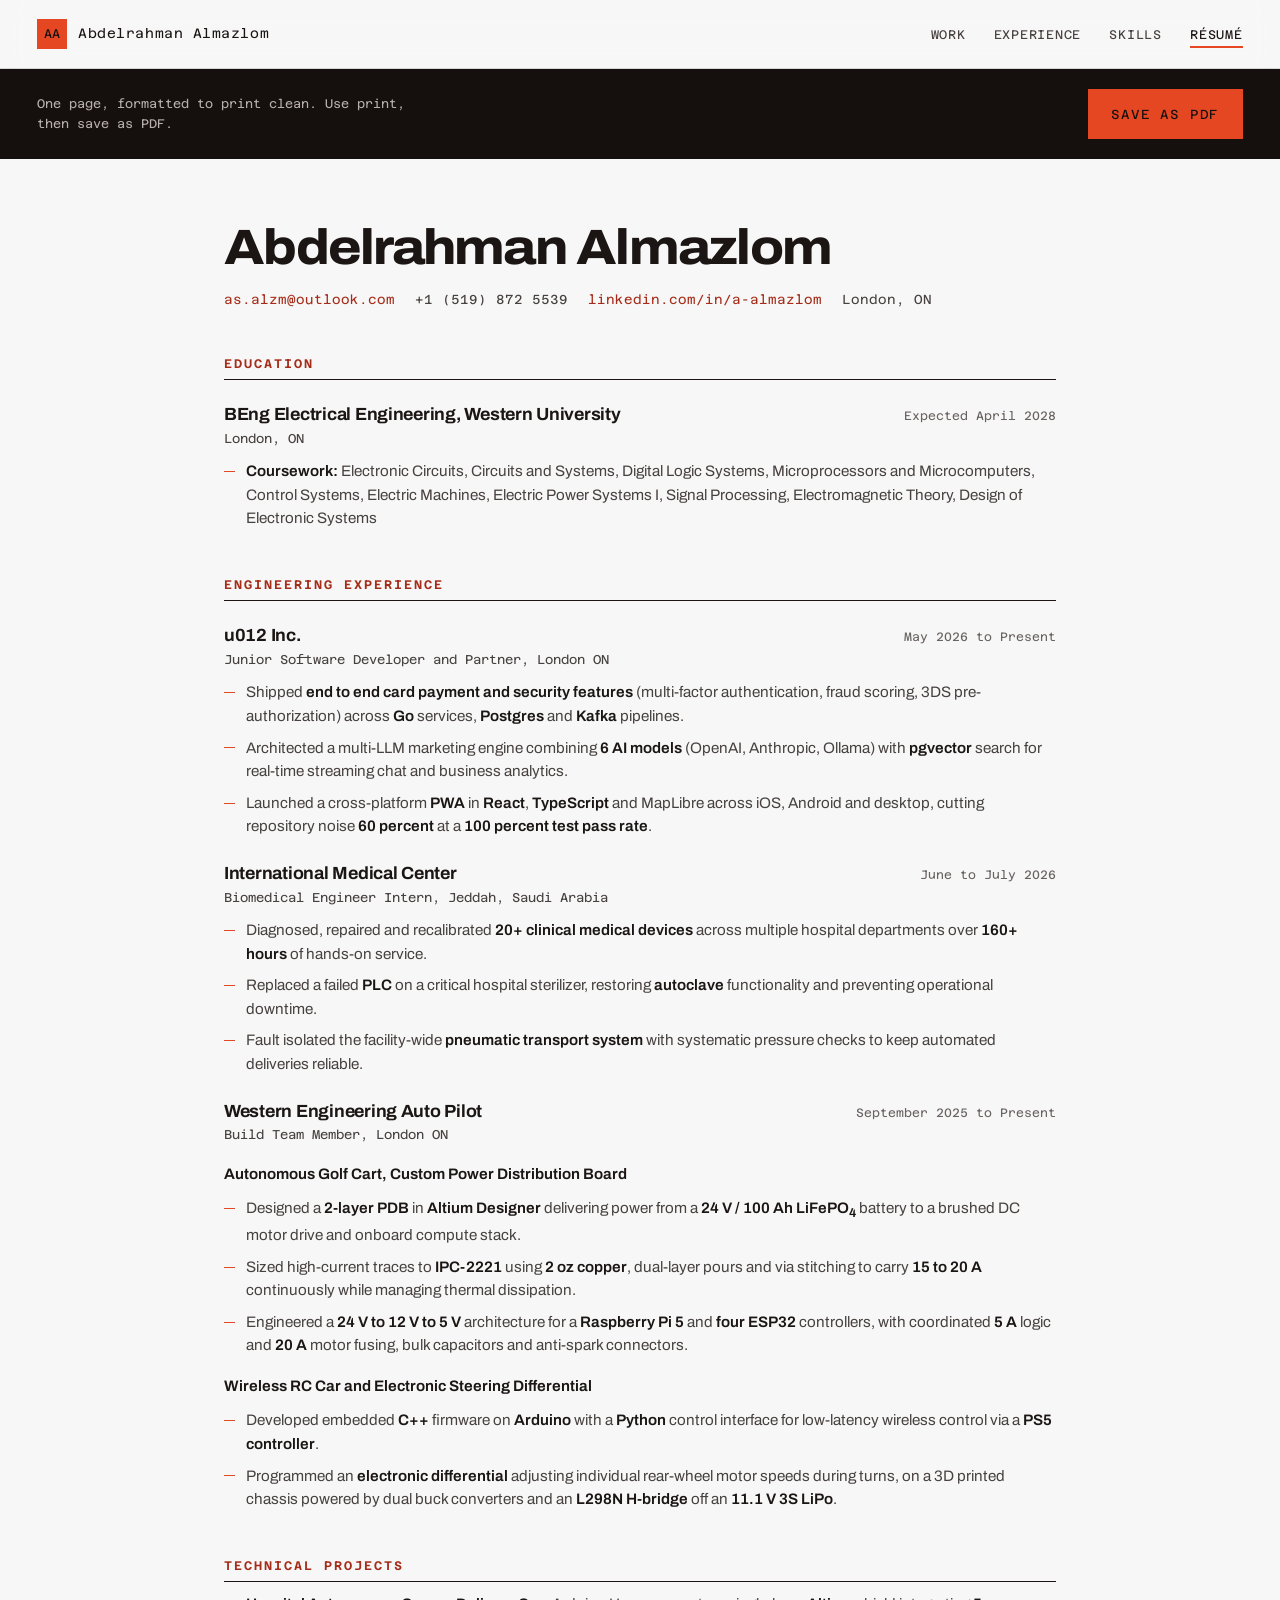
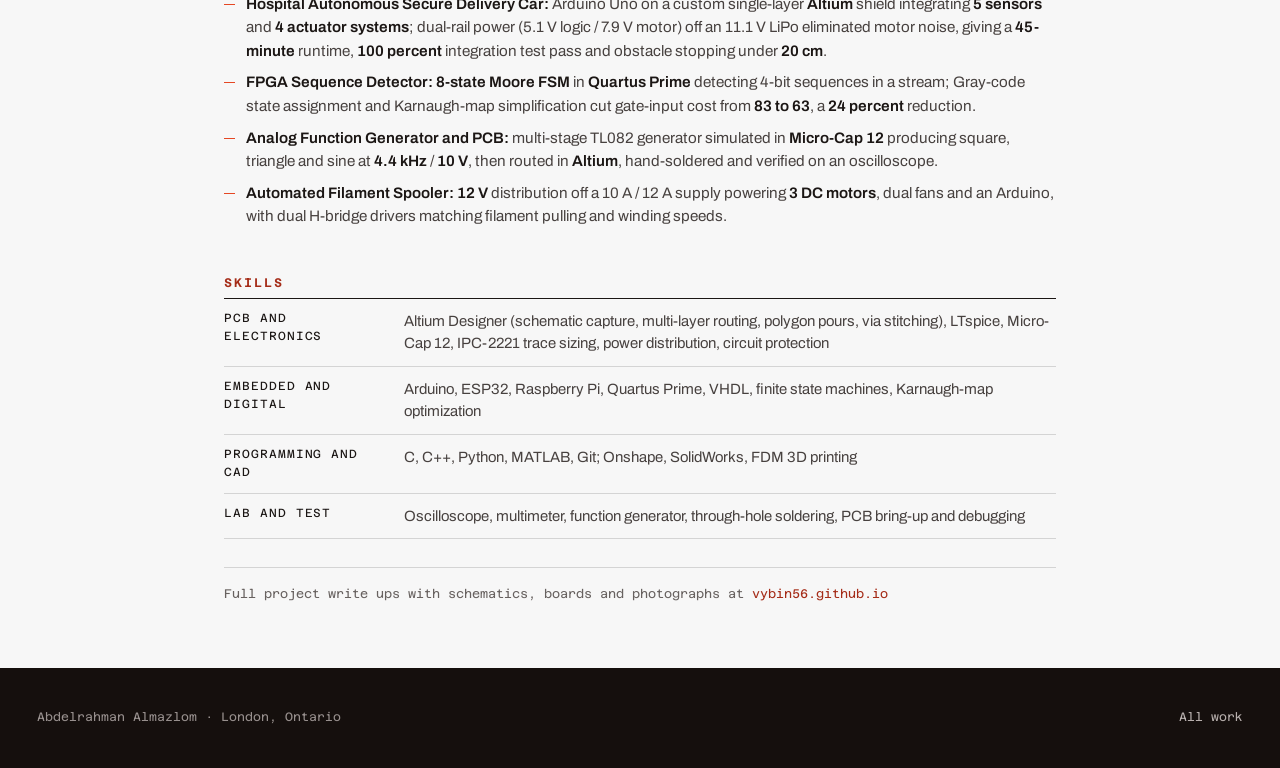
<file: resume.html>
<!DOCTYPE html>
<html lang="en">
<head>
<meta charset="utf-8">
<meta name="viewport" content="width=device-width, initial-scale=1">
<title>Résumé | Abdelrahman Almazlom</title>
<meta name="description" content="Résumé of Abdelrahman Almazlom, BEng Electrical Engineering at Western University. PCB and power design, embedded systems, full stack software.">
<meta property="og:type" content="profile">
<meta property="og:title" content="Résumé | Abdelrahman Almazlom">
<meta property="og:description" content="BEng Electrical Engineering, Western University. PCB and power design, embedded systems, full stack software.">
<meta property="og:image" content="assets/img/og-card.jpg">
<meta name="twitter:card" content="summary_large_image">
<link rel="icon" href="data:image/svg+xml,%3Csvg%20xmlns='http://www.w3.org/2000/svg'%20viewBox='0%200%2064%2064'%3E%3Crect%20width='64'%20height='64'%20fill='%23E54723'/%3E%3Cpolygon%20points='32,11%2053,53%2042,53%2032,31%2022,53%2011,53'%20fill='%23150F0D'/%3E%3Crect%20x='23'%20y='38'%20width='18'%20height='7'%20fill='%23150F0D'/%3E%3C/svg%3E">
<link rel="preconnect" href="https://fonts.googleapis.com">
<link rel="preconnect" href="https://fonts.gstatic.com" crossorigin>
<link rel="stylesheet" href="https://fonts.googleapis.com/css2?family=Archivo:wdth,wght@62..125,100..900&family=Azeret+Mono:wght@400..600&display=swap">
<link rel="stylesheet" href="assets/css/site.css">
<link rel="stylesheet" href="assets/css/resume.css">
<script>document.documentElement.classList.add("has-js");</script>
</head>

<body>
<a class="skip" href="#cv">Skip to the résumé</a>

<header class="masthead masthead-project">
  <div class="shell masthead__inner">
    <a class="wordmark" href="index.html">
      <span class="wordmark__mark" aria-hidden="true">AA</span>
      <span>Abdelrahman Almazlom</span>
    </a>
    <nav aria-label="Primary">
      <ul class="nav">
        <li><a href="index.html#work">Work</a></li>
        <li data-optional><a href="index.html#experience">Experience</a></li>
        <li data-optional><a href="index.html#capability">Skills</a></li>
        <li><a href="resume.html" aria-current="page">Résumé</a></li>
      </ul>
    </nav>
  </div>
</header>

<main>

<div class="cv-bar">
  <div class="shell cv-bar__inner">
    <p>One page, formatted to print clean. Use print, then save as PDF.</p>
    <button type="button" class="btn" data-print><span>Save as PDF</span></button>
  </div>
</div>

<section class="cv-page" id="cv">
  <article class="cv">

    <header>
      <h1 class="cv__name">Abdelrahman Almazlom</h1>
      <p class="cv__contact">
        <a href="mailto:as.alzm@outlook.com">as.alzm@outlook.com</a>
        <span>+1 (519) 872 5539</span>
        <a href="https://www.linkedin.com/in/a-almazlom/" target="_blank" rel="noopener">linkedin.com/in/a-almazlom</a>
        <span>London, ON</span>
      </p>
    </header>

    <!-- Education -->
    <section class="cv__section">
      <h2>Education</h2>
      <div class="cv__entry">
        <div class="cv__row">
          <p class="cv__org">BEng Electrical Engineering, Western University</p>
          <p class="cv__when">Expected April 2028</p>
        </div>
        <p class="cv__role">London, ON</p>
        <ul class="cv__list">
          <li><strong>Coursework:</strong> Electronic Circuits, Circuits and Systems, Digital Logic Systems, Microprocessors and Microcomputers, Control Systems, Electric Machines, Electric Power Systems I, Signal Processing, Electromagnetic Theory, Design of Electronic Systems</li>
        </ul>
      </div>
    </section>

    <!-- Experience -->
    <section class="cv__section">
      <h2>Engineering Experience</h2>

      <div class="cv__entry">
        <div class="cv__row">
          <p class="cv__org">u012 Inc.</p>
          <p class="cv__when">May 2026 to Present</p>
        </div>
        <p class="cv__role">Junior Software Developer and Partner, London ON</p>
        <ul class="cv__list">
          <li>Shipped <strong>end to end card payment and security features</strong> (multi-factor authentication, fraud scoring, 3DS pre-authorization) across <strong>Go</strong> services, <strong>Postgres</strong> and <strong>Kafka</strong> pipelines.</li>
          <li>Architected a multi-LLM marketing engine combining <strong>6 AI models</strong> (OpenAI, Anthropic, Ollama) with <strong>pgvector</strong> search for real-time streaming chat and business analytics.</li>
          <li>Launched a cross-platform <strong>PWA</strong> in <strong>React</strong>, <strong>TypeScript</strong> and MapLibre across iOS, Android and desktop, cutting repository noise <strong>60 percent</strong> at a <strong>100 percent test pass rate</strong>.</li>
        </ul>
      </div>

      <div class="cv__entry">
        <div class="cv__row">
          <p class="cv__org">International Medical Center</p>
          <p class="cv__when">June to July 2026</p>
        </div>
        <p class="cv__role">Biomedical Engineer Intern, Jeddah, Saudi Arabia</p>
        <ul class="cv__list">
          <li>Diagnosed, repaired and recalibrated <strong>20+ clinical medical devices</strong> across multiple hospital departments over <strong>160+ hours</strong> of hands-on service.</li>
          <li>Replaced a failed <strong>PLC</strong> on a critical hospital sterilizer, restoring <strong>autoclave</strong> functionality and preventing operational downtime.</li>
          <li>Fault isolated the facility-wide <strong>pneumatic transport system</strong> with systematic pressure checks to keep automated deliveries reliable.</li>
        </ul>
      </div>

      <div class="cv__entry">
        <div class="cv__row">
          <p class="cv__org">Western Engineering Auto Pilot</p>
          <p class="cv__when">September 2025 to Present</p>
        </div>
        <p class="cv__role">Build Team Member, London ON</p>

        <p class="cv__sub">Autonomous Golf Cart, Custom Power Distribution Board</p>
        <ul class="cv__list">
          <li>Designed a <strong>2-layer PDB</strong> in <strong>Altium Designer</strong> delivering power from a <strong>24 V / 100 Ah LiFePO<sub>4</sub></strong> battery to a brushed DC motor drive and onboard compute stack.</li>
          <li>Sized high-current traces to <strong>IPC-2221</strong> using <strong>2 oz copper</strong>, dual-layer pours and via stitching to carry <strong>15 to 20 A</strong> continuously while managing thermal dissipation.</li>
          <li>Engineered a <strong>24 V to 12 V to 5 V</strong> architecture for a <strong>Raspberry Pi 5</strong> and <strong>four ESP32</strong> controllers, with coordinated <strong>5 A</strong> logic and <strong>20 A</strong> motor fusing, bulk capacitors and anti-spark connectors.</li>
        </ul>

        <p class="cv__sub">Wireless RC Car and Electronic Steering Differential</p>
        <ul class="cv__list">
          <li>Developed embedded <strong>C++</strong> firmware on <strong>Arduino</strong> with a <strong>Python</strong> control interface for low-latency wireless control via a <strong>PS5 controller</strong>.</li>
          <li>Programmed an <strong>electronic differential</strong> adjusting individual rear-wheel motor speeds during turns, on a 3D printed chassis powered by dual buck converters and an <strong>L298N H-bridge</strong> off an <strong>11.1 V 3S LiPo</strong>.</li>
        </ul>
      </div>
    </section>

    <!-- Projects -->
    <section class="cv__section">
      <h2>Technical Projects</h2>
      <ul class="cv__list">
        <li><strong>Hospital Autonomous Secure Delivery Car:</strong> Arduino Uno on a custom single-layer <strong>Altium</strong> shield integrating <strong>5 sensors</strong> and <strong>4 actuator systems</strong>; dual-rail power (5.1 V logic / 7.9 V motor) off an 11.1 V LiPo eliminated motor noise, giving a <strong>45-minute</strong> runtime, <strong>100 percent</strong> integration test pass and obstacle stopping under <strong>20 cm</strong>.</li>
        <li><strong>FPGA Sequence Detector:</strong> <strong>8-state Moore FSM</strong> in <strong>Quartus Prime</strong> detecting 4-bit sequences in a stream; Gray-code state assignment and Karnaugh-map simplification cut gate-input cost from <strong>83 to 63</strong>, a <strong>24 percent</strong> reduction.</li>
        <li><strong>Analog Function Generator and PCB:</strong> multi-stage TL082 generator simulated in <strong>Micro-Cap 12</strong> producing square, triangle and sine at <strong>4.4 kHz</strong> / <strong>10 V</strong>, then routed in <strong>Altium</strong>, hand-soldered and verified on an oscilloscope.</li>
        <li><strong>Automated Filament Spooler:</strong> <strong>12 V</strong> distribution off a 10 A / 12 A supply powering <strong>3 DC motors</strong>, dual fans and an Arduino, with dual H-bridge drivers matching filament pulling and winding speeds.</li>
      </ul>
    </section>

    <!-- Skills -->
    <section class="cv__section">
      <h2>Skills</h2>
      <div class="cv__skill"><b>PCB and electronics</b><span>Altium Designer (schematic capture, multi-layer routing, polygon pours, via stitching), LTspice, Micro-Cap 12, IPC-2221 trace sizing, power distribution, circuit protection</span></div>
      <div class="cv__skill"><b>Embedded and digital</b><span>Arduino, ESP32, Raspberry Pi, Quartus Prime, VHDL, finite state machines, Karnaugh-map optimization</span></div>
      <div class="cv__skill"><b>Programming and CAD</b><span>C, C++, Python, MATLAB, Git; Onshape, SolidWorks, FDM 3D printing</span></div>
      <div class="cv__skill"><b>Lab and test</b><span>Oscilloscope, multimeter, function generator, through-hole soldering, PCB bring-up and debugging</span></div>
    </section>

    <p class="cv__more">Full project write ups with schematics, boards and photographs at <a href="index.html">vybin56.github.io</a></p>

  </article>
</section>

</main>

<footer class="footer">
  <div class="shell footer__inner">
    <p>Abdelrahman Almazlom &middot; London, Ontario</p>
    <p><a href="index.html">All work</a></p>
  </div>
</footer>

<script src="assets/js/site.js" defer></script>
<script>
document.querySelector("[data-print]").addEventListener("click", function () { window.print(); });
</script>
</body>
</html>
</file>
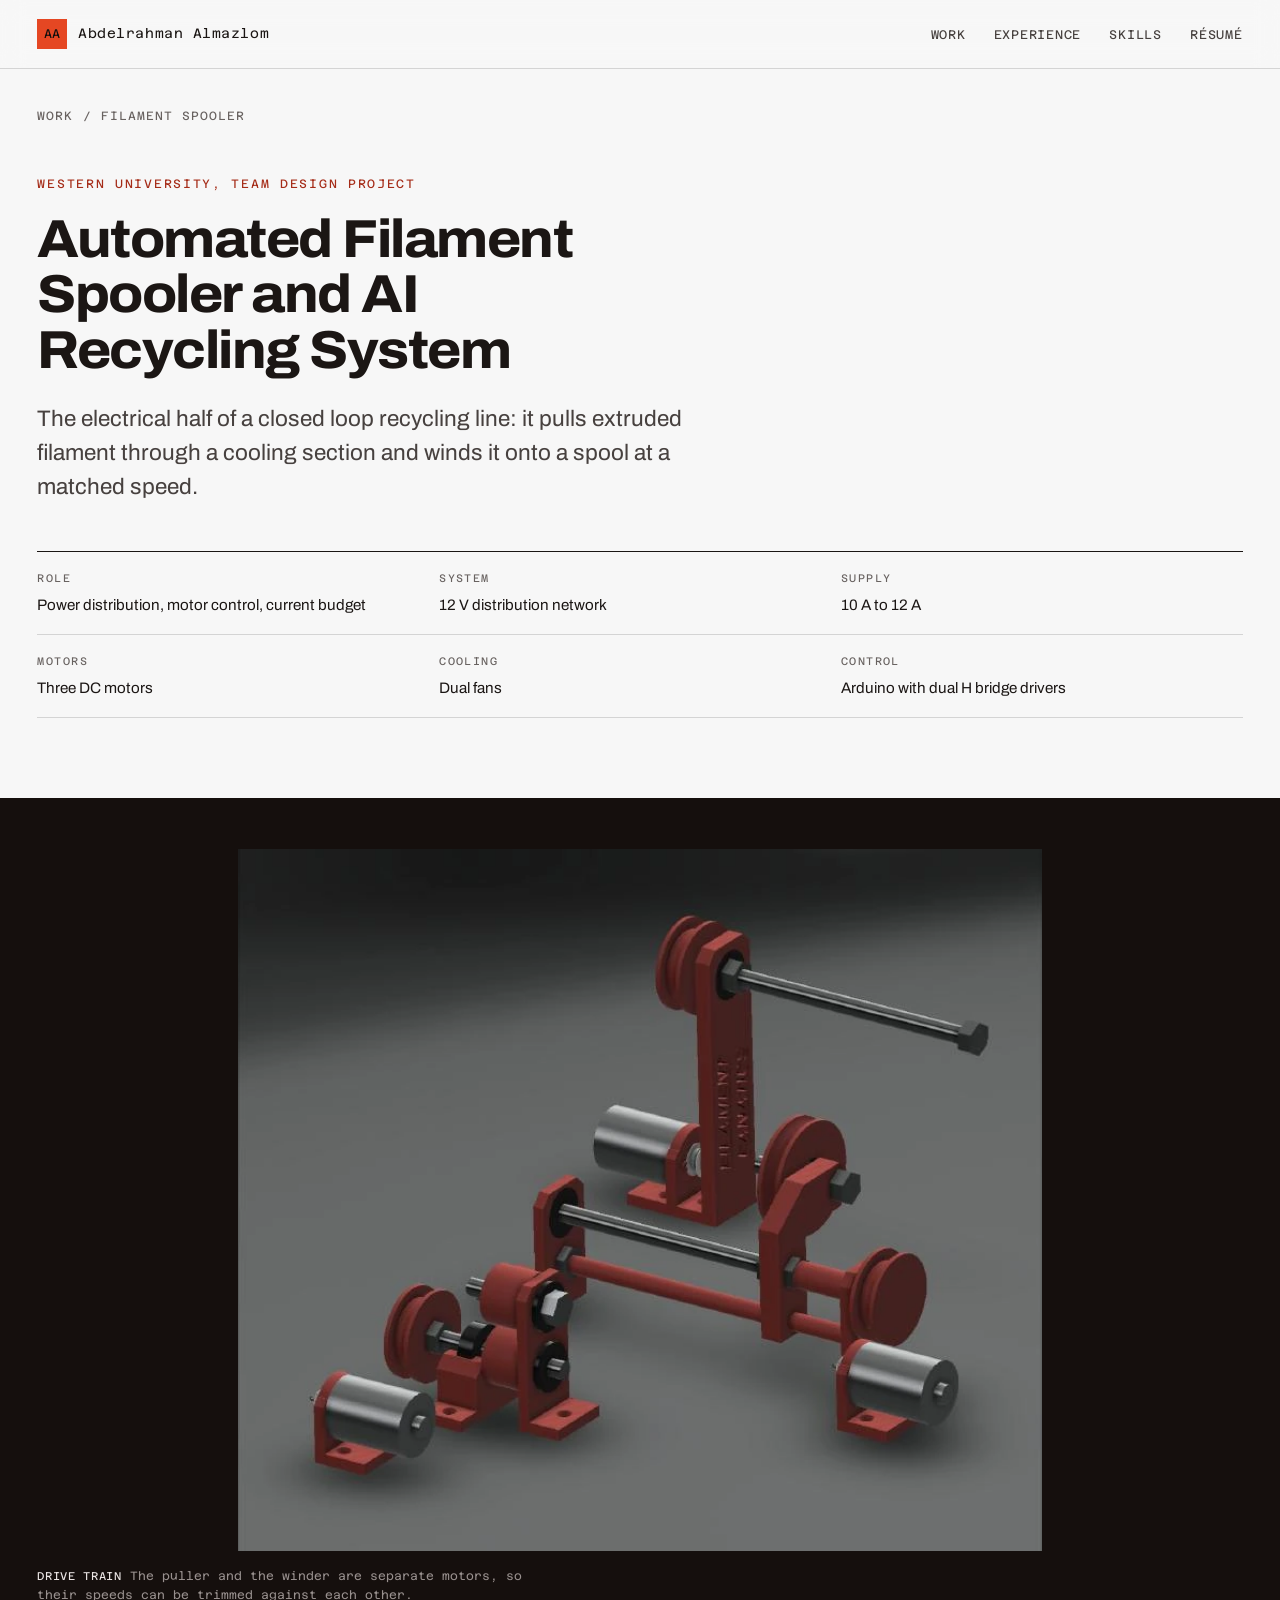
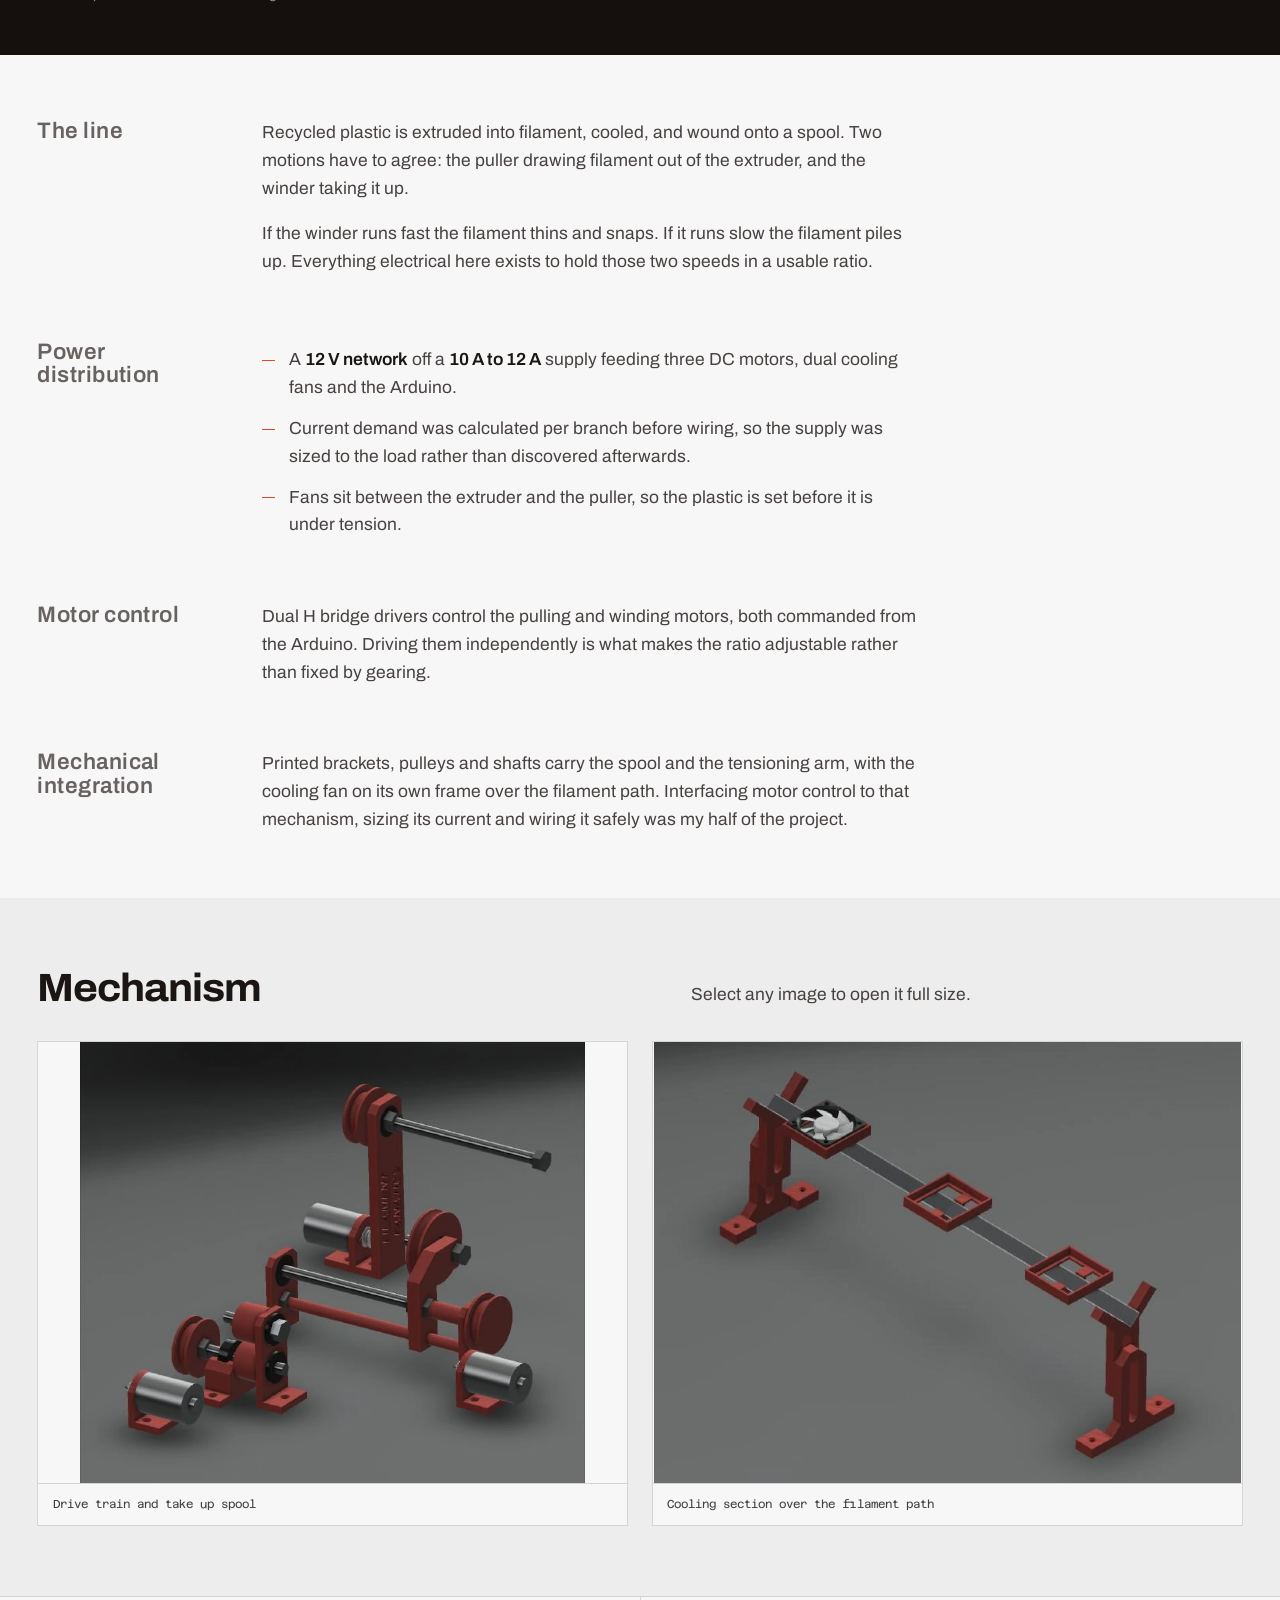
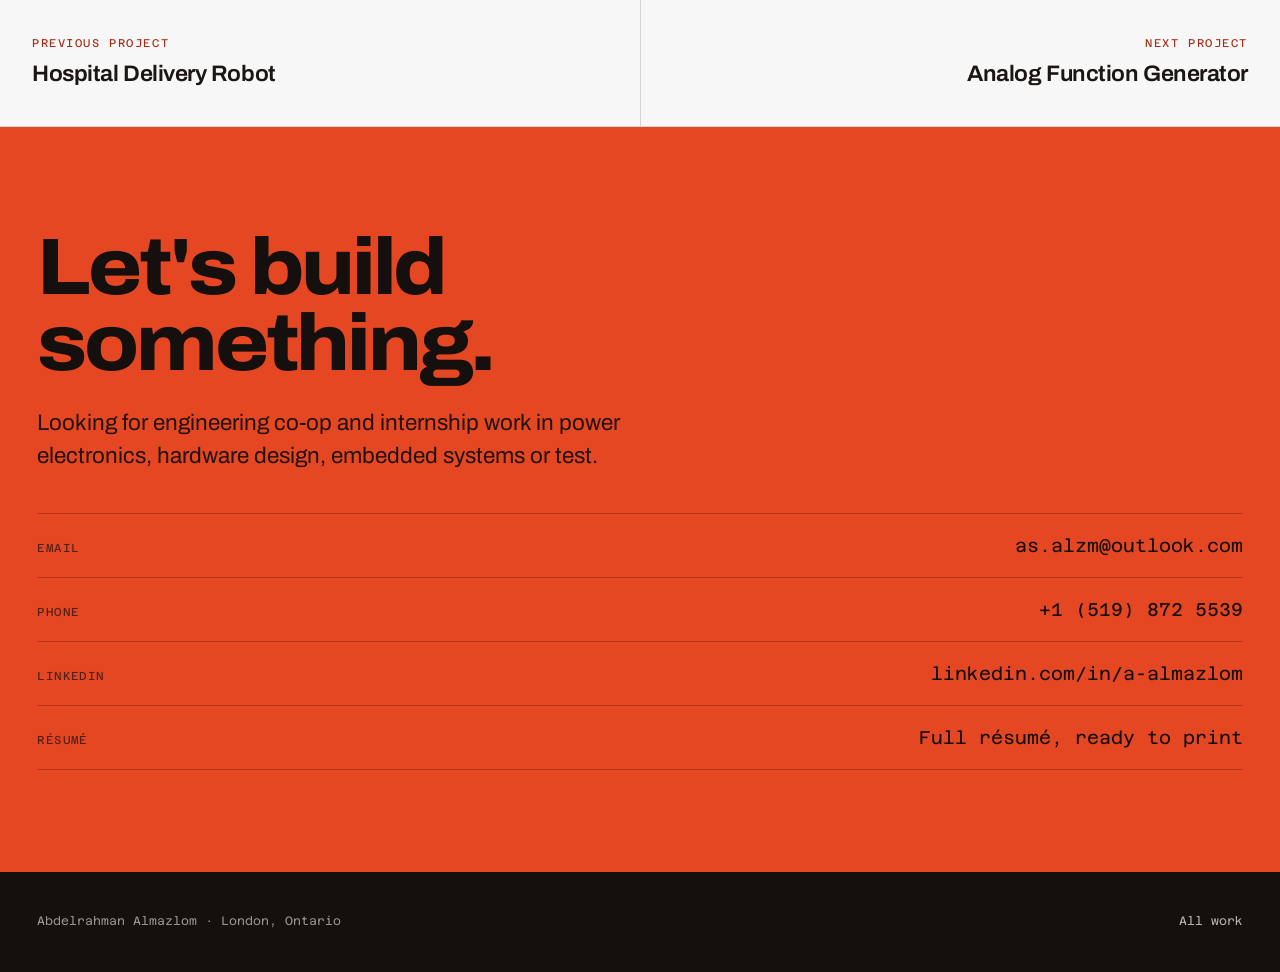
<file: projects/filament-spooler.html>
<!DOCTYPE html>
<html lang="en">
<head>
<meta charset="utf-8">
<meta name="viewport" content="width=device-width, initial-scale=1">
<title>Automated Filament Spooler and AI Recycling System | Abdelrahman Almazlom</title>
<meta name="description" content="The 12 V power distribution and motor control for a closed loop filament recycling line.">
<meta property="og:type" content="article">
<meta property="og:title" content="Automated Filament Spooler and AI Recycling System | Abdelrahman Almazlom">
<meta property="og:description" content="The 12 V power distribution and motor control for a closed loop filament recycling line.">
<meta property="og:image" content="../assets/img/og-card.jpg">
<meta name="twitter:card" content="summary_large_image">
<link rel="icon" href="data:image/svg+xml,%3Csvg%20xmlns='http://www.w3.org/2000/svg'%20viewBox='0%200%2064%2064'%3E%3Crect%20width='64'%20height='64'%20fill='%23E54723'/%3E%3Cpolygon%20points='32,11%2053,53%2042,53%2032,31%2022,53%2011,53'%20fill='%23150F0D'/%3E%3Crect%20x='23'%20y='38'%20width='18'%20height='7'%20fill='%23150F0D'/%3E%3C/svg%3E">
<link rel="preconnect" href="https://fonts.googleapis.com">
<link rel="preconnect" href="https://fonts.gstatic.com" crossorigin>
<link rel="stylesheet" href="https://fonts.googleapis.com/css2?family=Archivo:wdth,wght@62..125,100..900&family=Azeret+Mono:wght@400..600&display=swap">
<link rel="stylesheet" href="../assets/css/site.css">
<script>document.documentElement.classList.add("has-js");</script>
</head>

<body>
<a class="skip" href="#story">Skip to the write up</a>

<header class="masthead masthead-project">
  <div class="shell masthead__inner">
    <a class="wordmark" href="../index.html">
      <span class="wordmark__mark" aria-hidden="true">AA</span>
      <span>Abdelrahman Almazlom</span>
    </a>
    <nav aria-label="Primary">
      <ul class="nav">
        <li><a href="../index.html#work">Work</a></li>
        <li data-optional><a href="../index.html#experience">Experience</a></li>
        <li data-optional><a href="../index.html#capability">Skills</a></li>
        <li><a href="../resume.html">R&eacute;sum&eacute;</a></li>
      </ul>
    </nav>
  </div>
</header>

<main>
  <div class="shell">
    <p class="crumbs"><a href="../index.html#work">Work</a> <span aria-hidden="true">/</span> <span>Filament Spooler</span></p>
  </div>

  <section class="proj-head">
    <div class="shell">
      <p class="proj-head__kicker rise">Western University, team design project</p>
      <h1 class="rise" style="--delay:80ms">Automated Filament Spooler and AI Recycling System</h1>
      <p class="proj-head__lede rise" style="--delay:160ms">The electrical half of a closed loop recycling line: it pulls extruded filament through a cooling section and winds it onto a spool at a matched speed.</p>
      <dl class="datasheet rise" style="--delay:240ms">
        <div><dt>Role</dt><dd>Power distribution, motor control, current budget</dd></div>
        <div><dt>System</dt><dd>12 V distribution network</dd></div>
        <div><dt>Supply</dt><dd>10 A to 12 A</dd></div>
        <div><dt>Motors</dt><dd>Three DC motors</dd></div>
        <div><dt>Cooling</dt><dd>Dual fans</dd></div>
        <div><dt>Control</dt><dd>Arduino with dual H bridge drivers</dd></div>
      </dl>
    </div>
  </section>

  <section class="bleed">
    <div class="shell-wide">
      <figure>
        <img src="../assets/img/spooler-drive-sm.webp" srcset="../assets/img/spooler-drive-sm.webp 750w, ../assets/img/spooler-drive-lg.webp 750w" sizes="(min-width: 92rem) 88rem, 94vw" alt="CAD render of the filament spooler drive train: dark red printed brackets and pulleys on machined shafts, a tensioning arm, a take up spool and three DC motors on mounting blocks" width="750" height="655" decoding="async">
        <figcaption class="caption"><b>Drive train</b>The puller and the winder are separate motors, so their speeds can be trimmed against each other.</figcaption>
      </figure>
    </div>
  </section>

  <div class="shell article" id="story">
    <section class="chapter reveal">
      <h2>The line</h2>
      <div class="chapter__body">
        <p>Recycled plastic is extruded into filament, cooled, and wound onto a spool. Two motions have to agree: the puller drawing filament out of the extruder, and the winder taking it up.</p>
        <p>If the winder runs fast the filament thins and snaps. If it runs slow the filament piles up. Everything electrical here exists to hold those two speeds in a usable ratio.</p>
      </div>
    </section>
    <section class="chapter reveal">
      <h2>Power distribution</h2>
      <div class="chapter__body">
        <ul class="speclist">
          <li>A <strong>12 V network</strong> off a <strong>10 A to 12 A</strong> supply feeding three DC motors, dual cooling fans and the Arduino.</li>
          <li>Current demand was calculated per branch before wiring, so the supply was sized to the load rather than discovered afterwards.</li>
          <li>Fans sit between the extruder and the puller, so the plastic is set before it is under tension.</li>
          </ul>
      </div>
    </section>
    <section class="chapter reveal">
      <h2>Motor control</h2>
      <div class="chapter__body">
        <p><strong>Dual H bridge drivers</strong> control the pulling and winding motors, both commanded from the Arduino. Driving them independently is what makes the ratio adjustable rather than fixed by gearing.</p>
      </div>
    </section>
    <section class="chapter reveal">
      <h2>Mechanical integration</h2>
      <div class="chapter__body">
        <p>Printed brackets, pulleys and shafts carry the spool and the tensioning arm, with the cooling fan on its own frame over the filament path. Interfacing motor control to that mechanism, sizing its current and wiring it safely was my half of the project.</p>
      </div>
    </section>
  </div>

  <section class="band band--tight band--paper2">
    <div class="shell">
      <div class="section-head" style="padding-bottom:2rem">
        <h2 class="reveal" style="font-size:var(--step-3)">Mechanism</h2>
        <p class="reveal">Select any image to open it full size.</p>
      </div>
      <div class="gallery reveal">
        <button type="button" class="shot shot--contain" data-full="../assets/img/spooler-drive-lg.webp" data-caption="Drive train and take up spool">
          <img src="../assets/img/spooler-drive-sm.webp" srcset="../assets/img/spooler-drive-sm.webp 750w, ../assets/img/spooler-drive-lg.webp 750w" sizes="(min-width: 55em) 30vw, 92vw" alt="CAD render of the drive train with pulleys, shafts, a tensioning arm and three DC motors" width="750" height="655" loading="lazy" decoding="async">
          <span class="shot__cap">Drive train and take up spool</span>
        </button>
        <button type="button" class="shot shot--contain" data-full="../assets/img/spooler-frame-lg.webp" data-caption="Cooling section over the filament path">
          <img src="../assets/img/spooler-frame-sm.webp" srcset="../assets/img/spooler-frame-sm.webp 750w, ../assets/img/spooler-frame-lg.webp 750w" sizes="(min-width: 55em) 30vw, 92vw" alt="CAD render of the cooling section: two printed stands carrying a rail with a fan mounted over the filament path and two guide frames" width="750" height="564" loading="lazy" decoding="async">
          <span class="shot__cap">Cooling section over the filament path</span>
        </button>
      </div>
    </div>
  </section>

  <nav class="pager" aria-label="Project navigation">
    <a href="hospital-delivery-robot.html">
      <span class="pager__dir">Previous project</span>
      <span class="pager__name">Hospital Delivery Robot</span>
    </a>
    <a href="function-generator.html">
      <span class="pager__dir">Next project</span>
      <span class="pager__name">Analog Function Generator</span>
    </a>
  </nav>

  <section class="contact">
    <div class="shell">
      <h2 class="reveal">Let's build something.</h2>
      <p class="contact__body reveal">
        Looking for engineering co-op and internship work in power electronics, hardware design,
        embedded systems or test.
      </p>
      <div class="contact__rows reveal">
        <a class="contact__row" href="mailto:as.alzm@outlook.com"><span>Email</span><span>as.alzm@outlook.com</span></a>
        <a class="contact__row" href="tel:+15198725539"><span>Phone</span><span>+1 (519) 872 5539</span></a>
        <a class="contact__row" href="https://www.linkedin.com/in/a-almazlom/" target="_blank" rel="noopener"><span>LinkedIn</span><span>linkedin.com/in/a-almazlom</span></a>
        <a class="contact__row" href="../resume.html"><span>R&eacute;sum&eacute;</span><span>Full r&eacute;sum&eacute;, ready to print</span></a>
      </div>
    </div>
  </section>
</main>

<footer class="footer">
  <div class="shell footer__inner">
    <p>Abdelrahman Almazlom &middot; London, Ontario</p>
    <p><a href="../index.html">All work</a></p>
  </div>
</footer>

<script src="../assets/js/site.js" defer></script>
</body>
</html>
</file>
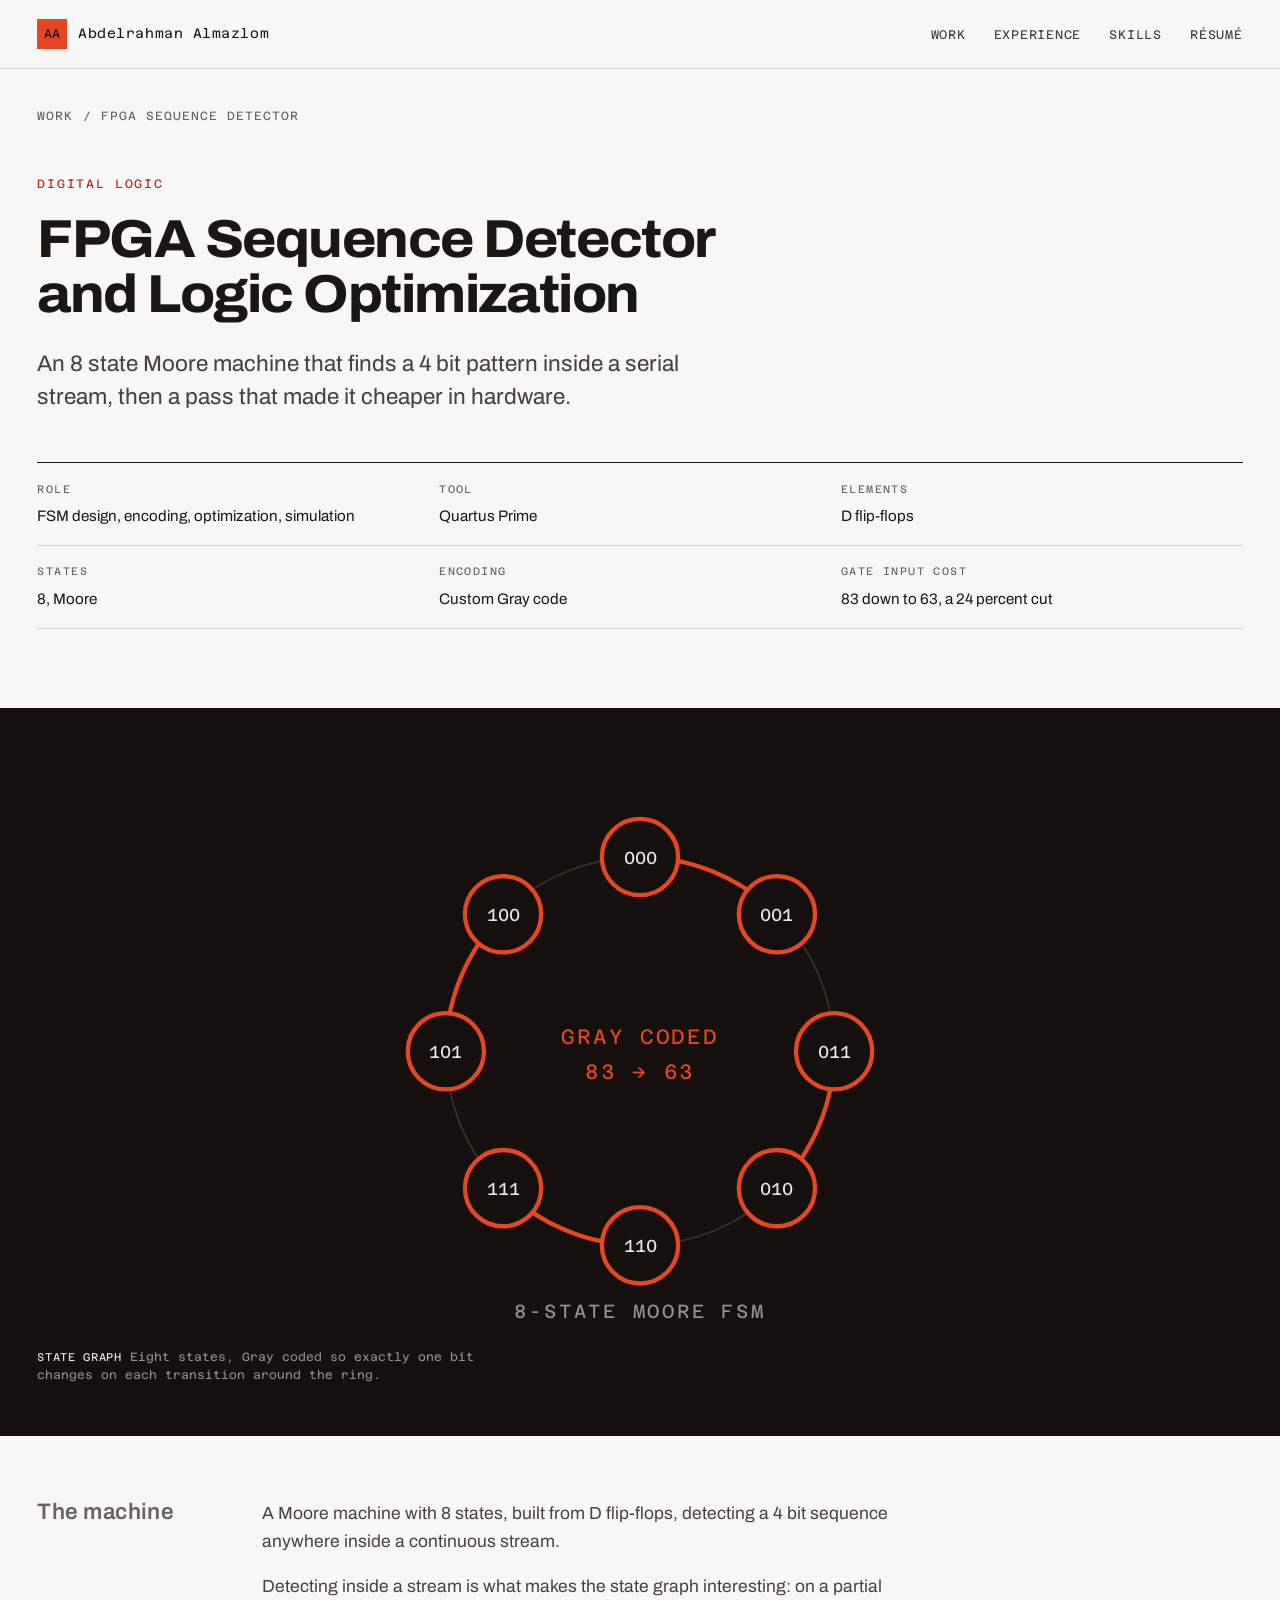
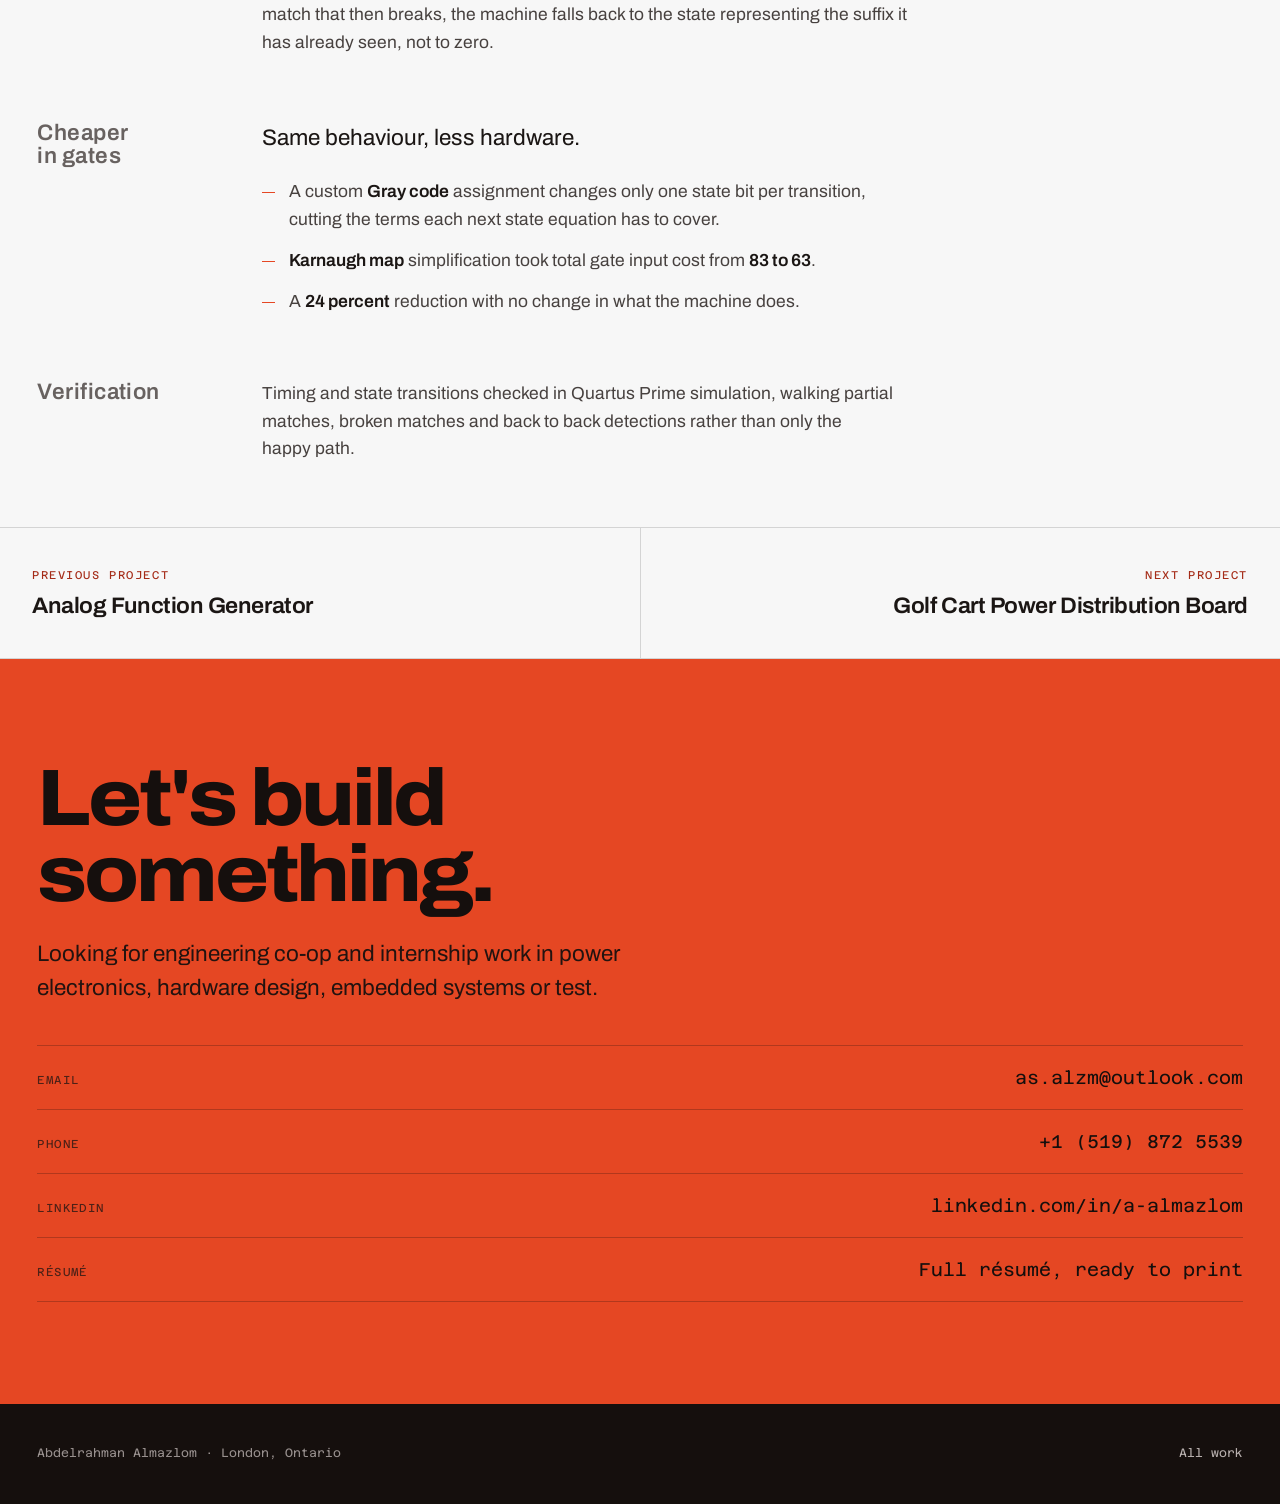
<file: projects/fpga-sequence-detector.html>
<!DOCTYPE html>
<html lang="en">
<head>
<meta charset="utf-8">
<meta name="viewport" content="width=device-width, initial-scale=1">
<title>FPGA Sequence Detector and Logic Optimization | Abdelrahman Almazlom</title>
<meta name="description" content="An 8 state Moore FSM in Quartus Prime, re-encoded in Gray code and simplified from 83 to 63 gate inputs.">
<meta property="og:type" content="article">
<meta property="og:title" content="FPGA Sequence Detector and Logic Optimization | Abdelrahman Almazlom">
<meta property="og:description" content="An 8 state Moore FSM in Quartus Prime, re-encoded in Gray code and simplified from 83 to 63 gate inputs.">
<meta property="og:image" content="../assets/img/og-card.jpg">
<meta name="twitter:card" content="summary_large_image">
<link rel="icon" href="data:image/svg+xml,%3Csvg%20xmlns='http://www.w3.org/2000/svg'%20viewBox='0%200%2064%2064'%3E%3Crect%20width='64'%20height='64'%20fill='%23E54723'/%3E%3Cpolygon%20points='32,11%2053,53%2042,53%2032,31%2022,53%2011,53'%20fill='%23150F0D'/%3E%3Crect%20x='23'%20y='38'%20width='18'%20height='7'%20fill='%23150F0D'/%3E%3C/svg%3E">
<link rel="preconnect" href="https://fonts.googleapis.com">
<link rel="preconnect" href="https://fonts.gstatic.com" crossorigin>
<link rel="stylesheet" href="https://fonts.googleapis.com/css2?family=Archivo:wdth,wght@62..125,100..900&family=Azeret+Mono:wght@400..600&display=swap">
<link rel="stylesheet" href="../assets/css/site.css">
<script>document.documentElement.classList.add("has-js");</script>
</head>

<body>
<a class="skip" href="#story">Skip to the write up</a>

<header class="masthead masthead-project">
  <div class="shell masthead__inner">
    <a class="wordmark" href="../index.html">
      <span class="wordmark__mark" aria-hidden="true">AA</span>
      <span>Abdelrahman Almazlom</span>
    </a>
    <nav aria-label="Primary">
      <ul class="nav">
        <li><a href="../index.html#work">Work</a></li>
        <li data-optional><a href="../index.html#experience">Experience</a></li>
        <li data-optional><a href="../index.html#capability">Skills</a></li>
        <li><a href="../resume.html">R&eacute;sum&eacute;</a></li>
      </ul>
    </nav>
  </div>
</header>

<main>
  <div class="shell">
    <p class="crumbs"><a href="../index.html#work">Work</a> <span aria-hidden="true">/</span> <span>FPGA Sequence Detector</span></p>
  </div>

  <section class="proj-head">
    <div class="shell">
      <p class="proj-head__kicker rise">Digital logic</p>
      <h1 class="rise" style="--delay:80ms">FPGA Sequence Detector and Logic Optimization</h1>
      <p class="proj-head__lede rise" style="--delay:160ms">An 8 state Moore machine that finds a 4 bit pattern inside a serial stream, then a pass that made it cheaper in hardware.</p>
      <dl class="datasheet rise" style="--delay:240ms">
        <div><dt>Role</dt><dd>FSM design, encoding, optimization, simulation</dd></div>
        <div><dt>Tool</dt><dd>Quartus Prime</dd></div>
        <div><dt>Elements</dt><dd>D flip-flops</dd></div>
        <div><dt>States</dt><dd>8, Moore</dd></div>
        <div><dt>Encoding</dt><dd>Custom Gray code</dd></div>
        <div><dt>Gate input cost</dt><dd>83 down to 63, a 24 percent cut</dd></div>
      </dl>
    </div>
  </section>

  <section class="bleed">
    <div class="shell">
      <figure>
        <div class="work__media--figure" style="max-width:52rem;margin-inline:auto;background:transparent;padding:0">
        <svg viewBox="0 0 480 330" role="img" aria-label="Ring diagram of an eight state Moore finite state machine with Gray coded state labels">
          <g fill="none" stroke="#3B302C" stroke-width="1"><circle cx="240" cy="168" r="112"/></g>
          <g fill="none" stroke="#E54723" stroke-width="2.5" stroke-linecap="round">
            <path d="M240 56 A112 112 0 0 1 319 89"/><path d="M352 168 A112 112 0 0 1 319 247"/>
            <path d="M240 280 A112 112 0 0 1 161 247"/><path d="M128 168 A112 112 0 0 1 161 89"/>
          </g>
          <g fill="#150F0D" stroke="#E54723" stroke-width="2.5">
            <circle cx="240" cy="56" r="22"/><circle cx="319" cy="89" r="22"/><circle cx="352" cy="168" r="22"/><circle cx="319" cy="247" r="22"/>
            <circle cx="240" cy="280" r="22"/><circle cx="161" cy="247" r="22"/><circle cx="128" cy="168" r="22"/><circle cx="161" cy="89" r="22"/>
          </g>
          <g fill="#ECE6E5" font-family="Azeret Mono, monospace" font-size="10" text-anchor="middle">
            <text x="240" y="60">000</text><text x="319" y="93">001</text><text x="352" y="172">011</text><text x="319" y="251">010</text>
            <text x="240" y="284">110</text><text x="161" y="251">111</text><text x="128" y="172">101</text><text x="161" y="93">100</text>
          </g>
          <g fill="#E54723" font-family="Azeret Mono, monospace" font-size="12" text-anchor="middle" letter-spacing="1">
            <text x="240" y="164">GRAY CODED</text><text x="240" y="184">83 &#8594; 63</text>
          </g>
          <text x="240" y="322" fill="#98908E" font-family="Azeret Mono, monospace" font-size="11" text-anchor="middle" letter-spacing="1.6">8-STATE MOORE FSM</text>
        </svg>
        </div>
        <figcaption class="caption"><b>State graph</b>Eight states, Gray coded so exactly one bit changes on each transition around the ring.</figcaption>
      </figure>
    </div>
  </section>

  <div class="shell article" id="story">
    <section class="chapter reveal">
      <h2>The machine</h2>
      <div class="chapter__body">
        <p>A <strong>Moore</strong> machine with <strong>8 states</strong>, built from <strong>D flip-flops</strong>, detecting a 4 bit sequence anywhere inside a continuous stream.</p>
        <p>Detecting inside a stream is what makes the state graph interesting: on a partial match that then breaks, the machine falls back to the state representing the suffix it has already seen, not to zero.</p>
      </div>
    </section>
    <section class="chapter reveal">
      <h2>Cheaper in gates</h2>
      <div class="chapter__body">
        <p class="lede" style="max-width:46ch;color:var(--ink)">Same behaviour, less hardware.</p>
        <ul class="speclist">
          <li>A custom <strong>Gray code</strong> assignment changes only one state bit per transition, cutting the terms each next state equation has to cover.</li>
          <li><strong>Karnaugh map</strong> simplification took total gate input cost from <strong>83 to 63</strong>.</li>
          <li>A <strong>24 percent</strong> reduction with no change in what the machine does.</li>
          </ul>
      </div>
    </section>
    <section class="chapter reveal">
      <h2>Verification</h2>
      <div class="chapter__body">
        <p>Timing and state transitions checked in <strong>Quartus Prime</strong> simulation, walking partial matches, broken matches and back to back detections rather than only the happy path.</p>
      </div>
    </section>
  </div>

  <nav class="pager" aria-label="Project navigation">
    <a href="function-generator.html">
      <span class="pager__dir">Previous project</span>
      <span class="pager__name">Analog Function Generator</span>
    </a>
    <a href="golf-cart-pdb.html">
      <span class="pager__dir">Next project</span>
      <span class="pager__name">Golf Cart Power Distribution Board</span>
    </a>
  </nav>

  <section class="contact">
    <div class="shell">
      <h2 class="reveal">Let's build something.</h2>
      <p class="contact__body reveal">
        Looking for engineering co-op and internship work in power electronics, hardware design,
        embedded systems or test.
      </p>
      <div class="contact__rows reveal">
        <a class="contact__row" href="mailto:as.alzm@outlook.com"><span>Email</span><span>as.alzm@outlook.com</span></a>
        <a class="contact__row" href="tel:+15198725539"><span>Phone</span><span>+1 (519) 872 5539</span></a>
        <a class="contact__row" href="https://www.linkedin.com/in/a-almazlom/" target="_blank" rel="noopener"><span>LinkedIn</span><span>linkedin.com/in/a-almazlom</span></a>
        <a class="contact__row" href="../resume.html"><span>R&eacute;sum&eacute;</span><span>Full r&eacute;sum&eacute;, ready to print</span></a>
      </div>
    </div>
  </section>
</main>

<footer class="footer">
  <div class="shell footer__inner">
    <p>Abdelrahman Almazlom &middot; London, Ontario</p>
    <p><a href="../index.html">All work</a></p>
  </div>
</footer>

<script src="../assets/js/site.js" defer></script>
</body>
</html>
</file>
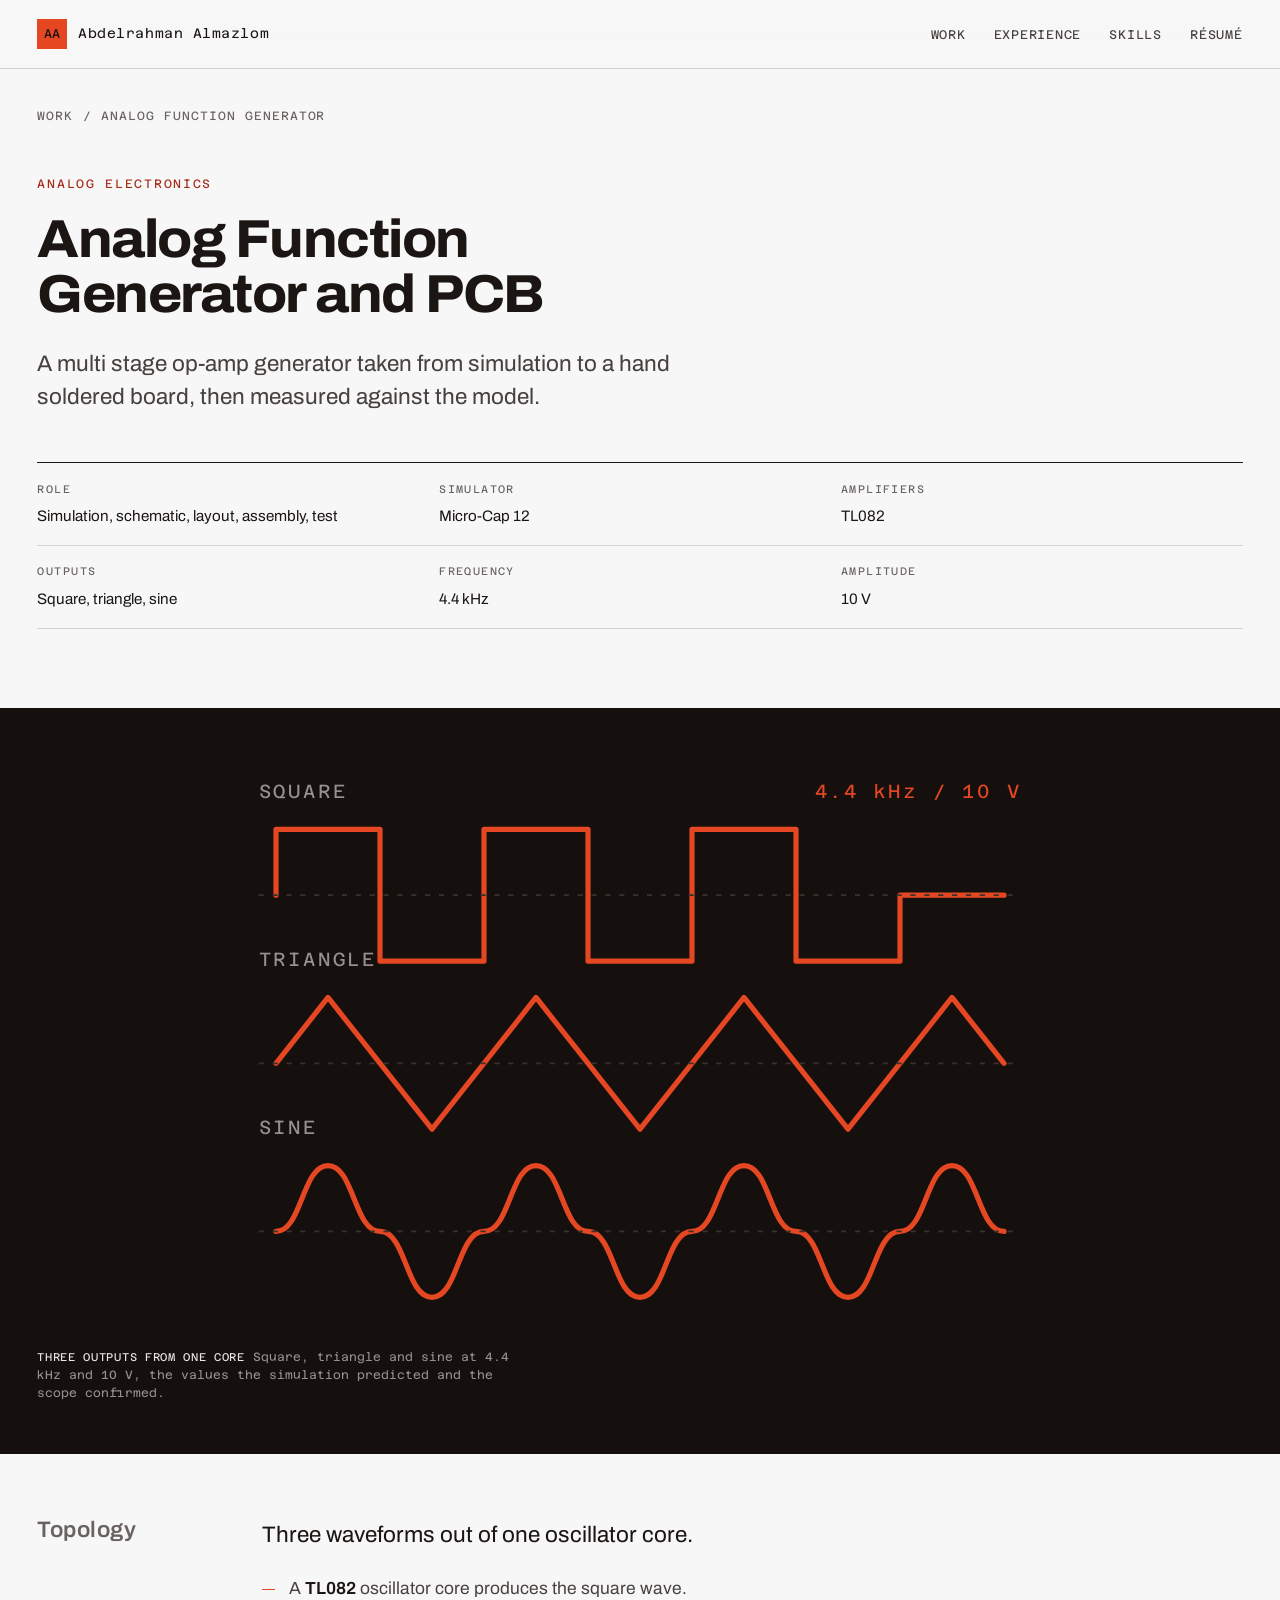
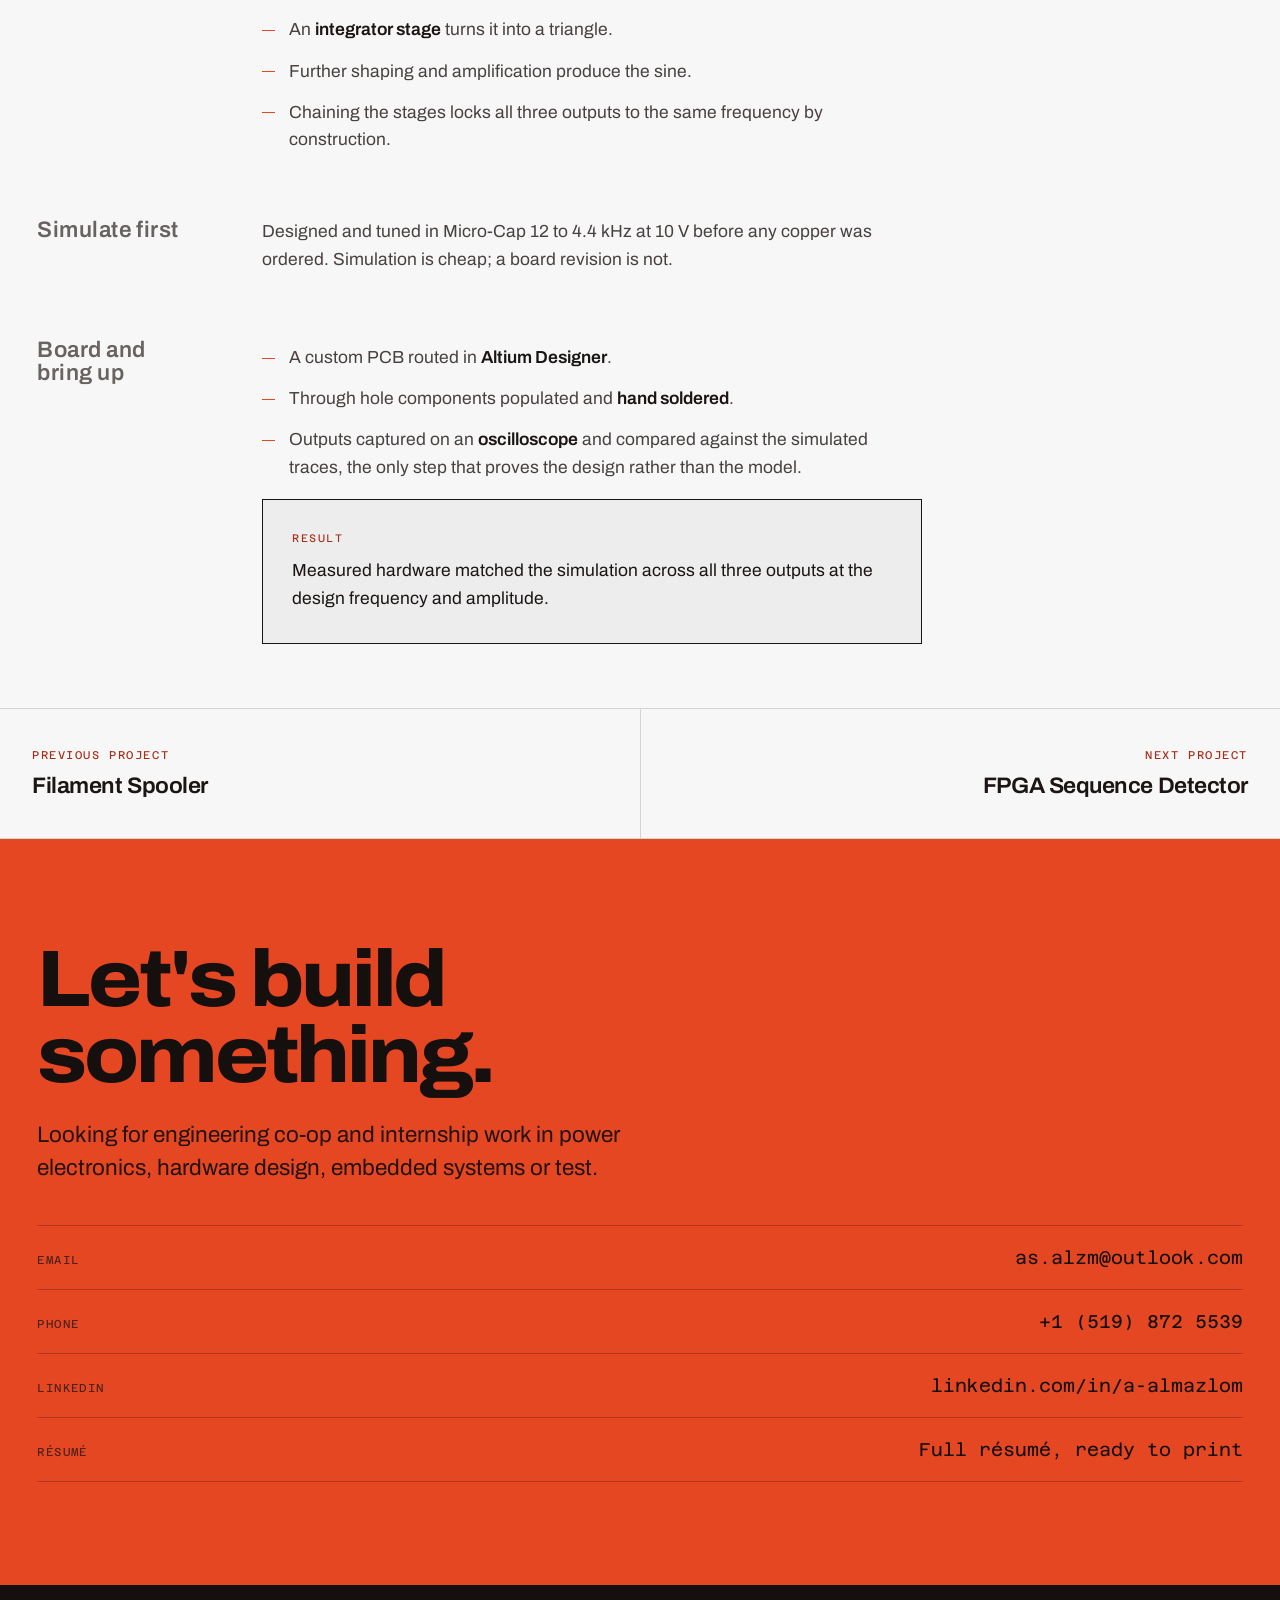
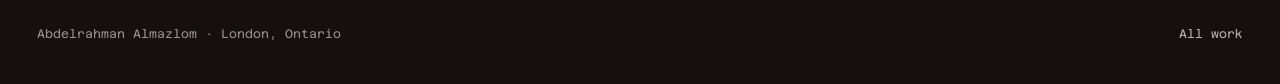
<file: projects/function-generator.html>
<!DOCTYPE html>
<html lang="en">
<head>
<meta charset="utf-8">
<meta name="viewport" content="width=device-width, initial-scale=1">
<title>Analog Function Generator and PCB | Abdelrahman Almazlom</title>
<meta name="description" content="A TL082 op-amp signal generator simulated in Micro-Cap 12, then built as a hand soldered Altium board and verified on a scope.">
<meta property="og:type" content="article">
<meta property="og:title" content="Analog Function Generator and PCB | Abdelrahman Almazlom">
<meta property="og:description" content="A TL082 op-amp signal generator simulated in Micro-Cap 12, then built as a hand soldered Altium board and verified on a scope.">
<meta property="og:image" content="../assets/img/og-card.jpg">
<meta name="twitter:card" content="summary_large_image">
<link rel="icon" href="data:image/svg+xml,%3Csvg%20xmlns='http://www.w3.org/2000/svg'%20viewBox='0%200%2064%2064'%3E%3Crect%20width='64'%20height='64'%20fill='%23E54723'/%3E%3Cpolygon%20points='32,11%2053,53%2042,53%2032,31%2022,53%2011,53'%20fill='%23150F0D'/%3E%3Crect%20x='23'%20y='38'%20width='18'%20height='7'%20fill='%23150F0D'/%3E%3C/svg%3E">
<link rel="preconnect" href="https://fonts.googleapis.com">
<link rel="preconnect" href="https://fonts.gstatic.com" crossorigin>
<link rel="stylesheet" href="https://fonts.googleapis.com/css2?family=Archivo:wdth,wght@62..125,100..900&family=Azeret+Mono:wght@400..600&display=swap">
<link rel="stylesheet" href="../assets/css/site.css">
<script>document.documentElement.classList.add("has-js");</script>
</head>

<body>
<a class="skip" href="#story">Skip to the write up</a>

<header class="masthead masthead-project">
  <div class="shell masthead__inner">
    <a class="wordmark" href="../index.html">
      <span class="wordmark__mark" aria-hidden="true">AA</span>
      <span>Abdelrahman Almazlom</span>
    </a>
    <nav aria-label="Primary">
      <ul class="nav">
        <li><a href="../index.html#work">Work</a></li>
        <li data-optional><a href="../index.html#experience">Experience</a></li>
        <li data-optional><a href="../index.html#capability">Skills</a></li>
        <li><a href="../resume.html">R&eacute;sum&eacute;</a></li>
      </ul>
    </nav>
  </div>
</header>

<main>
  <div class="shell">
    <p class="crumbs"><a href="../index.html#work">Work</a> <span aria-hidden="true">/</span> <span>Analog Function Generator</span></p>
  </div>

  <section class="proj-head">
    <div class="shell">
      <p class="proj-head__kicker rise">Analog electronics</p>
      <h1 class="rise" style="--delay:80ms">Analog Function Generator and PCB</h1>
      <p class="proj-head__lede rise" style="--delay:160ms">A multi stage op-amp generator taken from simulation to a hand soldered board, then measured against the model.</p>
      <dl class="datasheet rise" style="--delay:240ms">
        <div><dt>Role</dt><dd>Simulation, schematic, layout, assembly, test</dd></div>
        <div><dt>Simulator</dt><dd>Micro-Cap 12</dd></div>
        <div><dt>Amplifiers</dt><dd>TL082</dd></div>
        <div><dt>Outputs</dt><dd>Square, triangle, sine</dd></div>
        <div><dt>Frequency</dt><dd>4.4 kHz</dd></div>
        <div><dt>Amplitude</dt><dd>10 V</dd></div>
      </dl>
    </div>
  </section>

  <section class="bleed">
    <div class="shell">
      <figure>
        <div class="work__media--figure" style="max-width:52rem;margin-inline:auto;background:transparent;padding:0">
        <svg viewBox="0 0 480 330" role="img" aria-label="Three stacked oscilloscope traces: a square wave, a triangle wave and a sine wave, all at 4.4 kilohertz">
          <g fill="none" stroke="#E54723" stroke-width="3" stroke-linejoin="round" stroke-linecap="round">
            <path d="M30 78 L30 40 L90 40 L90 78 L90 116 L150 116 L150 78 L150 40 L210 40 L210 78 L210 116 L270 116 L270 78 L270 40 L330 40 L330 78 L330 116 L390 116 L390 78 L450 78"/>
            <path d="M30 175 L60 137 L120 213 L180 137 L240 213 L300 137 L360 213 L420 137 L450 175"/>
            <path d="M30 272 C 45 272 45 234 60 234 C 75 234 75 272 90 272 C 105 272 105 310 120 310 C 135 310 135 272 150 272 C 165 272 165 234 180 234 C 195 234 195 272 210 272 C 225 272 225 310 240 310 C 255 310 255 272 270 272 C 285 272 285 234 300 234 C 315 234 315 272 330 272 C 345 272 345 310 360 310 C 375 310 375 272 390 272 C 405 272 405 234 420 234 C 435 234 435 272 450 272"/>
          </g>
          <g stroke="#3B302C" stroke-width="1" stroke-dasharray="3 5">
            <line x1="20" y1="78" x2="460" y2="78"/><line x1="20" y1="175" x2="460" y2="175"/><line x1="20" y1="272" x2="460" y2="272"/>
          </g>
          <g fill="#98908E" font-family="Azeret Mono, monospace" font-size="11" letter-spacing="1.6">
            <text x="20" y="22">SQUARE</text><text x="20" y="119">TRIANGLE</text><text x="20" y="216">SINE</text>
          </g>
          <text x="460" y="22" fill="#E54723" font-family="Azeret Mono, monospace" font-size="11" letter-spacing="1.6" text-anchor="end">4.4 kHz / 10 V</text>
        </svg>
        </div>
        <figcaption class="caption"><b>Three outputs from one core</b>Square, triangle and sine at 4.4 kHz and 10 V, the values the simulation predicted and the scope confirmed.</figcaption>
      </figure>
    </div>
  </section>

  <div class="shell article" id="story">
    <section class="chapter reveal">
      <h2>Topology</h2>
      <div class="chapter__body">
        <p class="lede" style="max-width:46ch;color:var(--ink)">Three waveforms out of one oscillator core.</p>
        <ul class="speclist">
          <li>A <strong>TL082</strong> oscillator core produces the square wave.</li>
          <li>An <strong>integrator stage</strong> turns it into a triangle.</li>
          <li>Further shaping and amplification produce the sine.</li>
          <li>Chaining the stages locks all three outputs to the same frequency by construction.</li>
          </ul>
      </div>
    </section>
    <section class="chapter reveal">
      <h2>Simulate first</h2>
      <div class="chapter__body">
        <p>Designed and tuned in <strong>Micro-Cap 12</strong> to <strong>4.4 kHz</strong> at <strong>10 V</strong> before any copper was ordered. Simulation is cheap; a board revision is not.</p>
      </div>
    </section>
    <section class="chapter reveal">
      <h2>Board and bring up</h2>
      <div class="chapter__body">
        <ul class="speclist">
          <li>A custom PCB routed in <strong>Altium Designer</strong>.</li>
          <li>Through hole components populated and <strong>hand soldered</strong>.</li>
          <li>Outputs captured on an <strong>oscilloscope</strong> and compared against the simulated traces, the only step that proves the design rather than the model.</li>
          </ul>
        <div class="callout"><span class="callout__label">Result</span><p>Measured hardware matched the simulation across all three outputs at the design frequency and amplitude.</p></div>
      </div>
    </section>
  </div>

  <nav class="pager" aria-label="Project navigation">
    <a href="filament-spooler.html">
      <span class="pager__dir">Previous project</span>
      <span class="pager__name">Filament Spooler</span>
    </a>
    <a href="fpga-sequence-detector.html">
      <span class="pager__dir">Next project</span>
      <span class="pager__name">FPGA Sequence Detector</span>
    </a>
  </nav>

  <section class="contact">
    <div class="shell">
      <h2 class="reveal">Let's build something.</h2>
      <p class="contact__body reveal">
        Looking for engineering co-op and internship work in power electronics, hardware design,
        embedded systems or test.
      </p>
      <div class="contact__rows reveal">
        <a class="contact__row" href="mailto:as.alzm@outlook.com"><span>Email</span><span>as.alzm@outlook.com</span></a>
        <a class="contact__row" href="tel:+15198725539"><span>Phone</span><span>+1 (519) 872 5539</span></a>
        <a class="contact__row" href="https://www.linkedin.com/in/a-almazlom/" target="_blank" rel="noopener"><span>LinkedIn</span><span>linkedin.com/in/a-almazlom</span></a>
        <a class="contact__row" href="../resume.html"><span>R&eacute;sum&eacute;</span><span>Full r&eacute;sum&eacute;, ready to print</span></a>
      </div>
    </div>
  </section>
</main>

<footer class="footer">
  <div class="shell footer__inner">
    <p>Abdelrahman Almazlom &middot; London, Ontario</p>
    <p><a href="../index.html">All work</a></p>
  </div>
</footer>

<script src="../assets/js/site.js" defer></script>
</body>
</html>
</file>
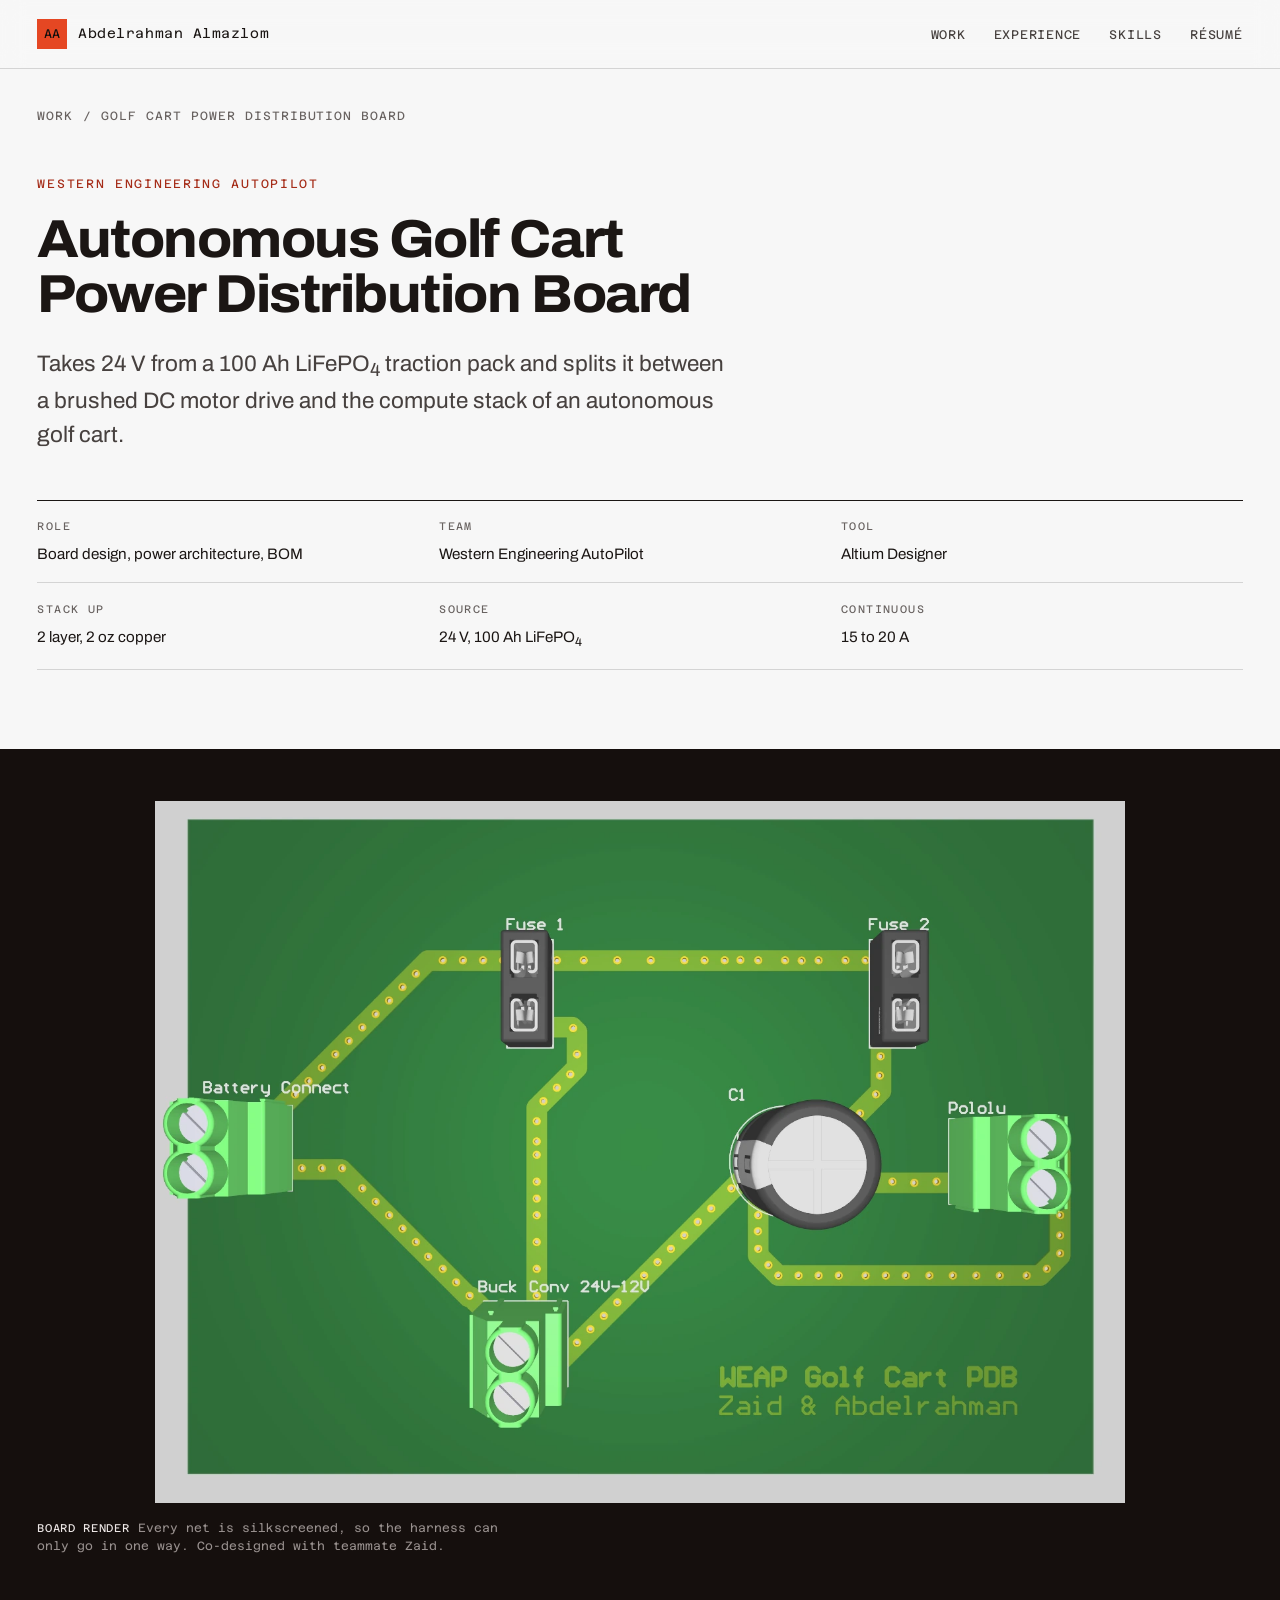
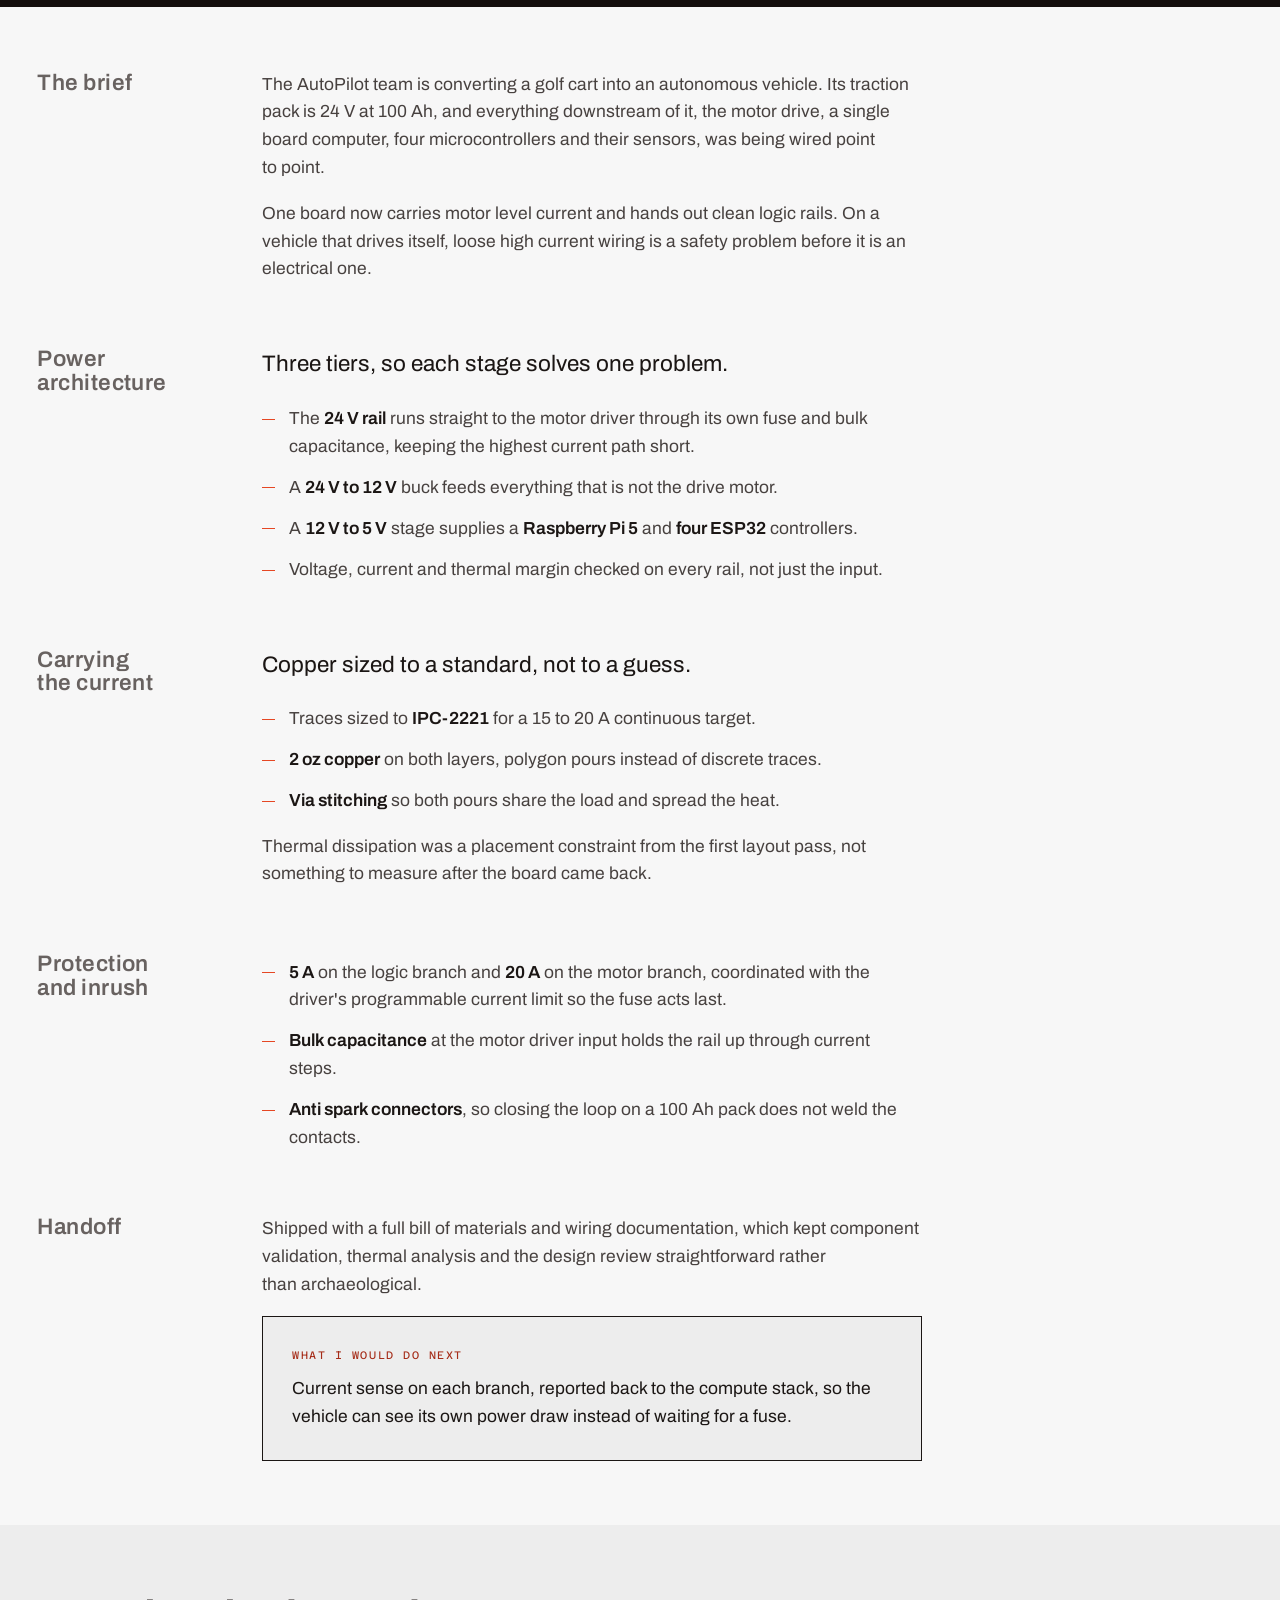
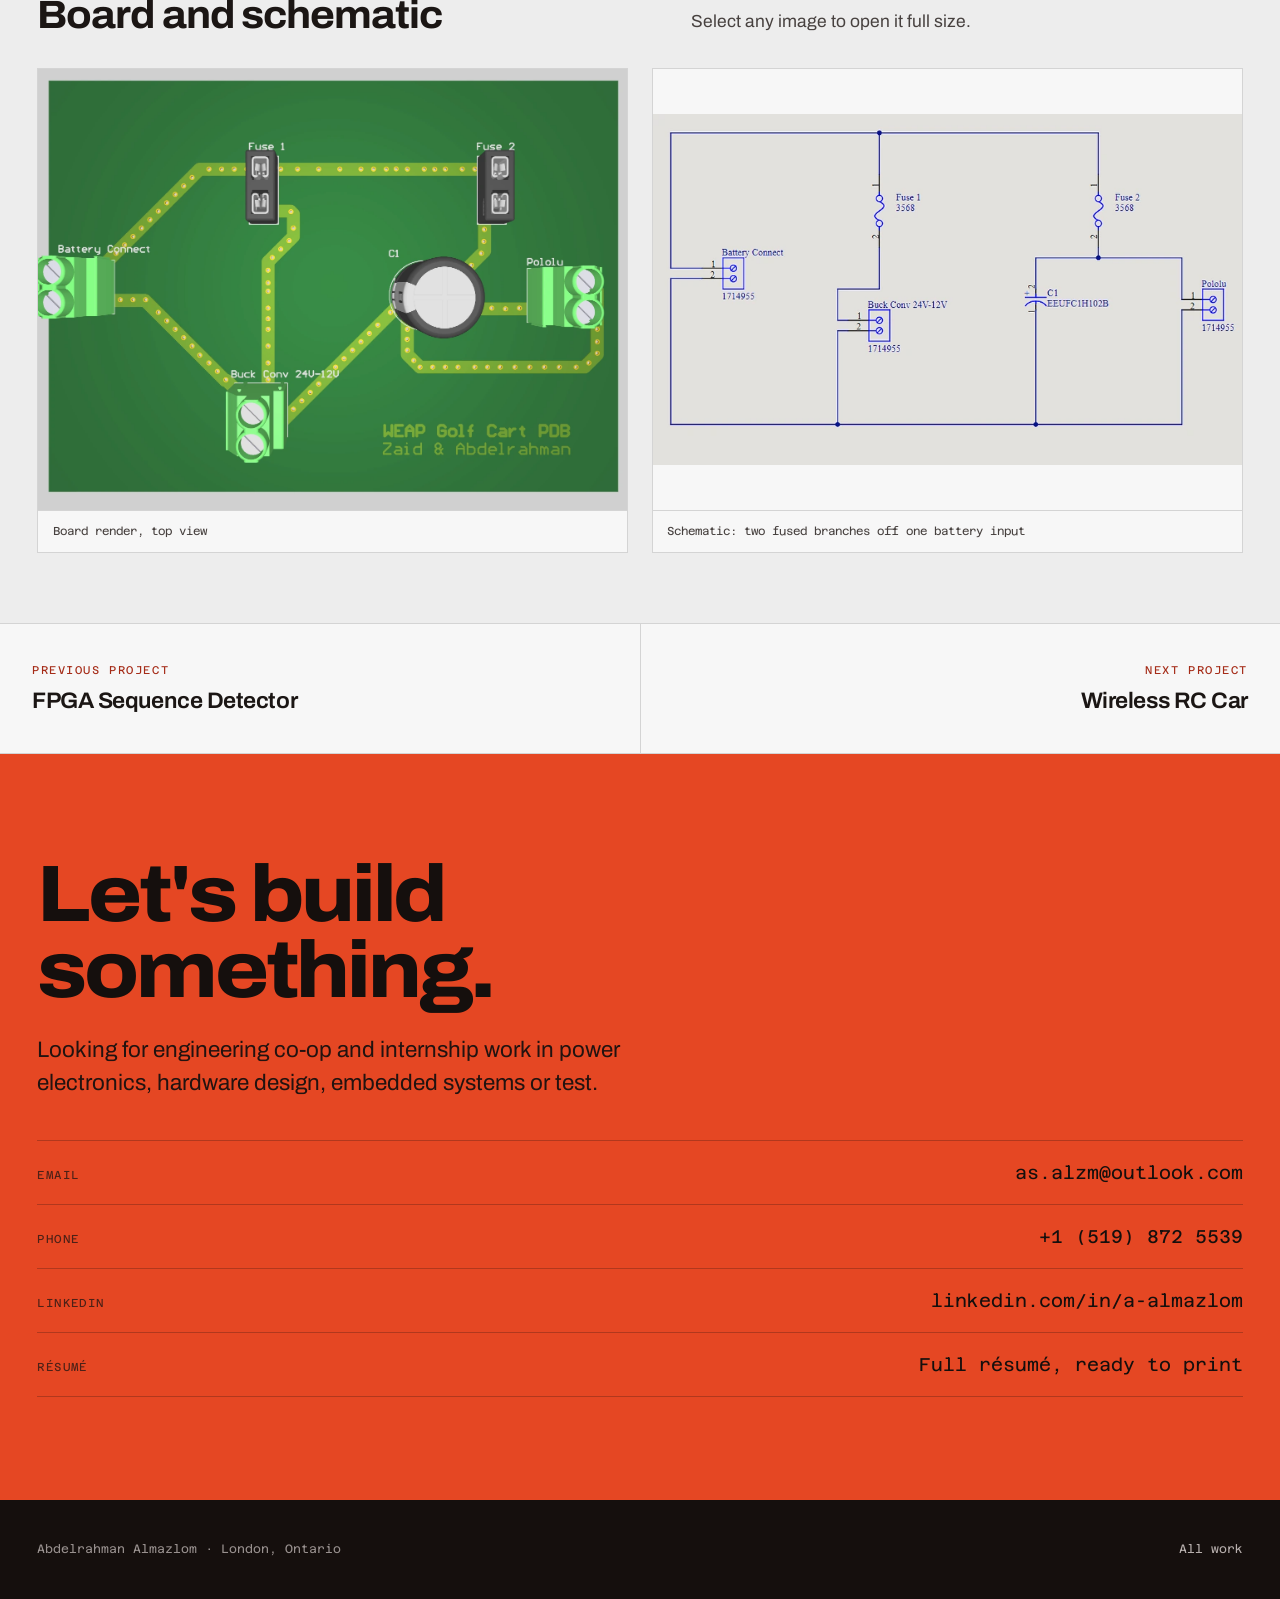
<file: projects/golf-cart-pdb.html>
<!DOCTYPE html>
<html lang="en">
<head>
<meta charset="utf-8">
<meta name="viewport" content="width=device-width, initial-scale=1">
<title>Autonomous Golf Cart Power Distribution Board | Abdelrahman Almazlom</title>
<meta name="description" content="A two layer Altium power distribution board carrying 15 to 20 A from a 24 V LiFePO4 pack to a motor drive and an onboard compute stack.">
<meta property="og:type" content="article">
<meta property="og:title" content="Autonomous Golf Cart Power Distribution Board | Abdelrahman Almazlom">
<meta property="og:description" content="A two layer Altium power distribution board carrying 15 to 20 A from a 24 V LiFePO4 pack to a motor drive and an onboard compute stack.">
<meta property="og:image" content="../assets/img/og-card.jpg">
<meta name="twitter:card" content="summary_large_image">
<link rel="icon" href="data:image/svg+xml,%3Csvg%20xmlns='http://www.w3.org/2000/svg'%20viewBox='0%200%2064%2064'%3E%3Crect%20width='64'%20height='64'%20fill='%23E54723'/%3E%3Cpolygon%20points='32,11%2053,53%2042,53%2032,31%2022,53%2011,53'%20fill='%23150F0D'/%3E%3Crect%20x='23'%20y='38'%20width='18'%20height='7'%20fill='%23150F0D'/%3E%3C/svg%3E">
<link rel="preconnect" href="https://fonts.googleapis.com">
<link rel="preconnect" href="https://fonts.gstatic.com" crossorigin>
<link rel="stylesheet" href="https://fonts.googleapis.com/css2?family=Archivo:wdth,wght@62..125,100..900&family=Azeret+Mono:wght@400..600&display=swap">
<link rel="stylesheet" href="../assets/css/site.css">
<script>document.documentElement.classList.add("has-js");</script>
</head>

<body>
<a class="skip" href="#story">Skip to the write up</a>

<header class="masthead masthead-project">
  <div class="shell masthead__inner">
    <a class="wordmark" href="../index.html">
      <span class="wordmark__mark" aria-hidden="true">AA</span>
      <span>Abdelrahman Almazlom</span>
    </a>
    <nav aria-label="Primary">
      <ul class="nav">
        <li><a href="../index.html#work">Work</a></li>
        <li data-optional><a href="../index.html#experience">Experience</a></li>
        <li data-optional><a href="../index.html#capability">Skills</a></li>
        <li><a href="../resume.html">R&eacute;sum&eacute;</a></li>
      </ul>
    </nav>
  </div>
</header>

<main>
  <div class="shell">
    <p class="crumbs"><a href="../index.html#work">Work</a> <span aria-hidden="true">/</span> <span>Golf Cart Power Distribution Board</span></p>
  </div>

  <section class="proj-head">
    <div class="shell">
      <p class="proj-head__kicker rise">Western Engineering AutoPilot</p>
      <h1 class="rise" style="--delay:80ms">Autonomous Golf Cart Power Distribution Board</h1>
      <p class="proj-head__lede rise" style="--delay:160ms">Takes 24 V from a 100 Ah LiFePO<sub>4</sub> traction pack and splits it between a brushed DC motor drive and the compute stack of an autonomous golf cart.</p>
      <dl class="datasheet rise" style="--delay:240ms">
        <div><dt>Role</dt><dd>Board design, power architecture, BOM</dd></div>
        <div><dt>Team</dt><dd>Western Engineering AutoPilot</dd></div>
        <div><dt>Tool</dt><dd>Altium Designer</dd></div>
        <div><dt>Stack up</dt><dd>2 layer, 2 oz copper</dd></div>
        <div><dt>Source</dt><dd>24 V, 100 Ah LiFePO<sub>4</sub></dd></div>
        <div><dt>Continuous</dt><dd>15 to 20 A</dd></div>
      </dl>
    </div>
  </section>

  <section class="bleed">
    <div class="shell-wide">
      <figure>
        <img src="../assets/img/pdb-3d-sm.webp" srcset="../assets/img/pdb-3d-sm.webp 820w, ../assets/img/pdb-3d-lg.webp 1468w" sizes="(min-width: 92rem) 88rem, 94vw" alt="Altium 3D render of the finished power distribution board: battery terminal block on the left, two blade fuse holders, a 24 V to 12 V buck converter, a bulk electrolytic capacitor and the motor driver output" width="1468" height="1063" decoding="async">
        <figcaption class="caption"><b>Board render</b>Every net is silkscreened, so the harness can only go in one way. Co-designed with teammate Zaid.</figcaption>
      </figure>
    </div>
  </section>

  <div class="shell article" id="story">
    <section class="chapter reveal">
      <h2>The brief</h2>
      <div class="chapter__body">
        <p>The AutoPilot team is converting a golf cart into an autonomous vehicle. Its traction pack is 24 V at 100 Ah, and everything downstream of it, the motor drive, a single board computer, four microcontrollers and their sensors, was being wired point to point.</p>
        <p>One board now carries motor level current and hands out clean logic rails. On a vehicle that drives itself, loose high current wiring is a safety problem before it is an electrical one.</p>
      </div>
    </section>
    <section class="chapter reveal">
      <h2>Power architecture</h2>
      <div class="chapter__body">
        <p class="lede" style="max-width:46ch;color:var(--ink)">Three tiers, so each stage solves one problem.</p>
        <ul class="speclist">
          <li>The <strong>24 V rail</strong> runs straight to the motor driver through its own fuse and bulk capacitance, keeping the highest current path short.</li>
          <li>A <strong>24 V to 12 V</strong> buck feeds everything that is not the drive motor.</li>
          <li>A <strong>12 V to 5 V</strong> stage supplies a <strong>Raspberry Pi 5</strong> and <strong>four ESP32</strong> controllers.</li>
          <li>Voltage, current and thermal margin checked on every rail, not just the input.</li>
          </ul>
      </div>
    </section>
    <section class="chapter reveal">
      <h2>Carrying the current</h2>
      <div class="chapter__body">
        <p class="lede" style="max-width:46ch;color:var(--ink)">Copper sized to a standard, not to a guess.</p>
        <ul class="speclist">
          <li>Traces sized to <strong>IPC-2221</strong> for a 15 to 20 A continuous target.</li>
          <li><strong>2 oz copper</strong> on both layers, polygon pours instead of discrete traces.</li>
          <li><strong>Via stitching</strong> so both pours share the load and spread the heat.</li>
          </ul>
        <p>Thermal dissipation was a placement constraint from the first layout pass, not something to measure after the board came back.</p>
      </div>
    </section>
    <section class="chapter reveal">
      <h2>Protection and inrush</h2>
      <div class="chapter__body">
        <ul class="speclist">
          <li><strong>5 A</strong> on the logic branch and <strong>20 A</strong> on the motor branch, coordinated with the driver's programmable current limit so the fuse acts last.</li>
          <li><strong>Bulk capacitance</strong> at the motor driver input holds the rail up through current steps.</li>
          <li><strong>Anti spark connectors</strong>, so closing the loop on a 100 Ah pack does not weld the contacts.</li>
          </ul>
      </div>
    </section>
    <section class="chapter reveal">
      <h2>Handoff</h2>
      <div class="chapter__body">
        <p>Shipped with a full <strong>bill of materials</strong> and wiring documentation, which kept component validation, thermal analysis and the design review straightforward rather than archaeological.</p>
        <div class="callout"><span class="callout__label">What I would do next</span><p>Current sense on each branch, reported back to the compute stack, so the vehicle can see its own power draw instead of waiting for a fuse.</p></div>
      </div>
    </section>
  </div>

  <section class="band band--tight band--paper2">
    <div class="shell">
      <div class="section-head" style="padding-bottom:2rem">
        <h2 class="reveal" style="font-size:var(--step-3)">Board and schematic</h2>
        <p class="reveal">Select any image to open it full size.</p>
      </div>
      <div class="gallery reveal">
        <button type="button" class="shot" data-full="../assets/img/pdb-3d-lg.webp" data-caption="Board render, top view">
          <img src="../assets/img/pdb-3d-sm.webp" srcset="../assets/img/pdb-3d-sm.webp 820w, ../assets/img/pdb-3d-lg.webp 1468w" sizes="(min-width: 55em) 30vw, 92vw" alt="3D render of the assembled power distribution board" width="1468" height="1063" loading="lazy" decoding="async">
          <span class="shot__cap">Board render, top view</span>
        </button>
        <button type="button" class="shot shot--contain" data-full="../assets/img/pdb-schematic-lg.webp" data-caption="Schematic: two fused branches off one battery input">
          <img src="../assets/img/pdb-schematic-sm.webp" srcset="../assets/img/pdb-schematic-sm.webp 820w, ../assets/img/pdb-schematic-lg.webp 898w" sizes="(min-width: 55em) 30vw, 92vw" alt="Altium schematic showing the battery input feeding two fused branches, one to the 24 V to 12 V buck converter and one to the motor driver output with its bulk capacitor" width="898" height="536" loading="lazy" decoding="async">
          <span class="shot__cap">Schematic: two fused branches off one battery input</span>
        </button>
      </div>
    </div>
  </section>

  <nav class="pager" aria-label="Project navigation">
    <a href="fpga-sequence-detector.html">
      <span class="pager__dir">Previous project</span>
      <span class="pager__name">FPGA Sequence Detector</span>
    </a>
    <a href="rc-car.html">
      <span class="pager__dir">Next project</span>
      <span class="pager__name">Wireless RC Car</span>
    </a>
  </nav>

  <section class="contact">
    <div class="shell">
      <h2 class="reveal">Let's build something.</h2>
      <p class="contact__body reveal">
        Looking for engineering co-op and internship work in power electronics, hardware design,
        embedded systems or test.
      </p>
      <div class="contact__rows reveal">
        <a class="contact__row" href="mailto:as.alzm@outlook.com"><span>Email</span><span>as.alzm@outlook.com</span></a>
        <a class="contact__row" href="tel:+15198725539"><span>Phone</span><span>+1 (519) 872 5539</span></a>
        <a class="contact__row" href="https://www.linkedin.com/in/a-almazlom/" target="_blank" rel="noopener"><span>LinkedIn</span><span>linkedin.com/in/a-almazlom</span></a>
        <a class="contact__row" href="../resume.html"><span>R&eacute;sum&eacute;</span><span>Full r&eacute;sum&eacute;, ready to print</span></a>
      </div>
    </div>
  </section>
</main>

<footer class="footer">
  <div class="shell footer__inner">
    <p>Abdelrahman Almazlom &middot; London, Ontario</p>
    <p><a href="../index.html">All work</a></p>
  </div>
</footer>

<script src="../assets/js/site.js" defer></script>
</body>
</html>
</file>
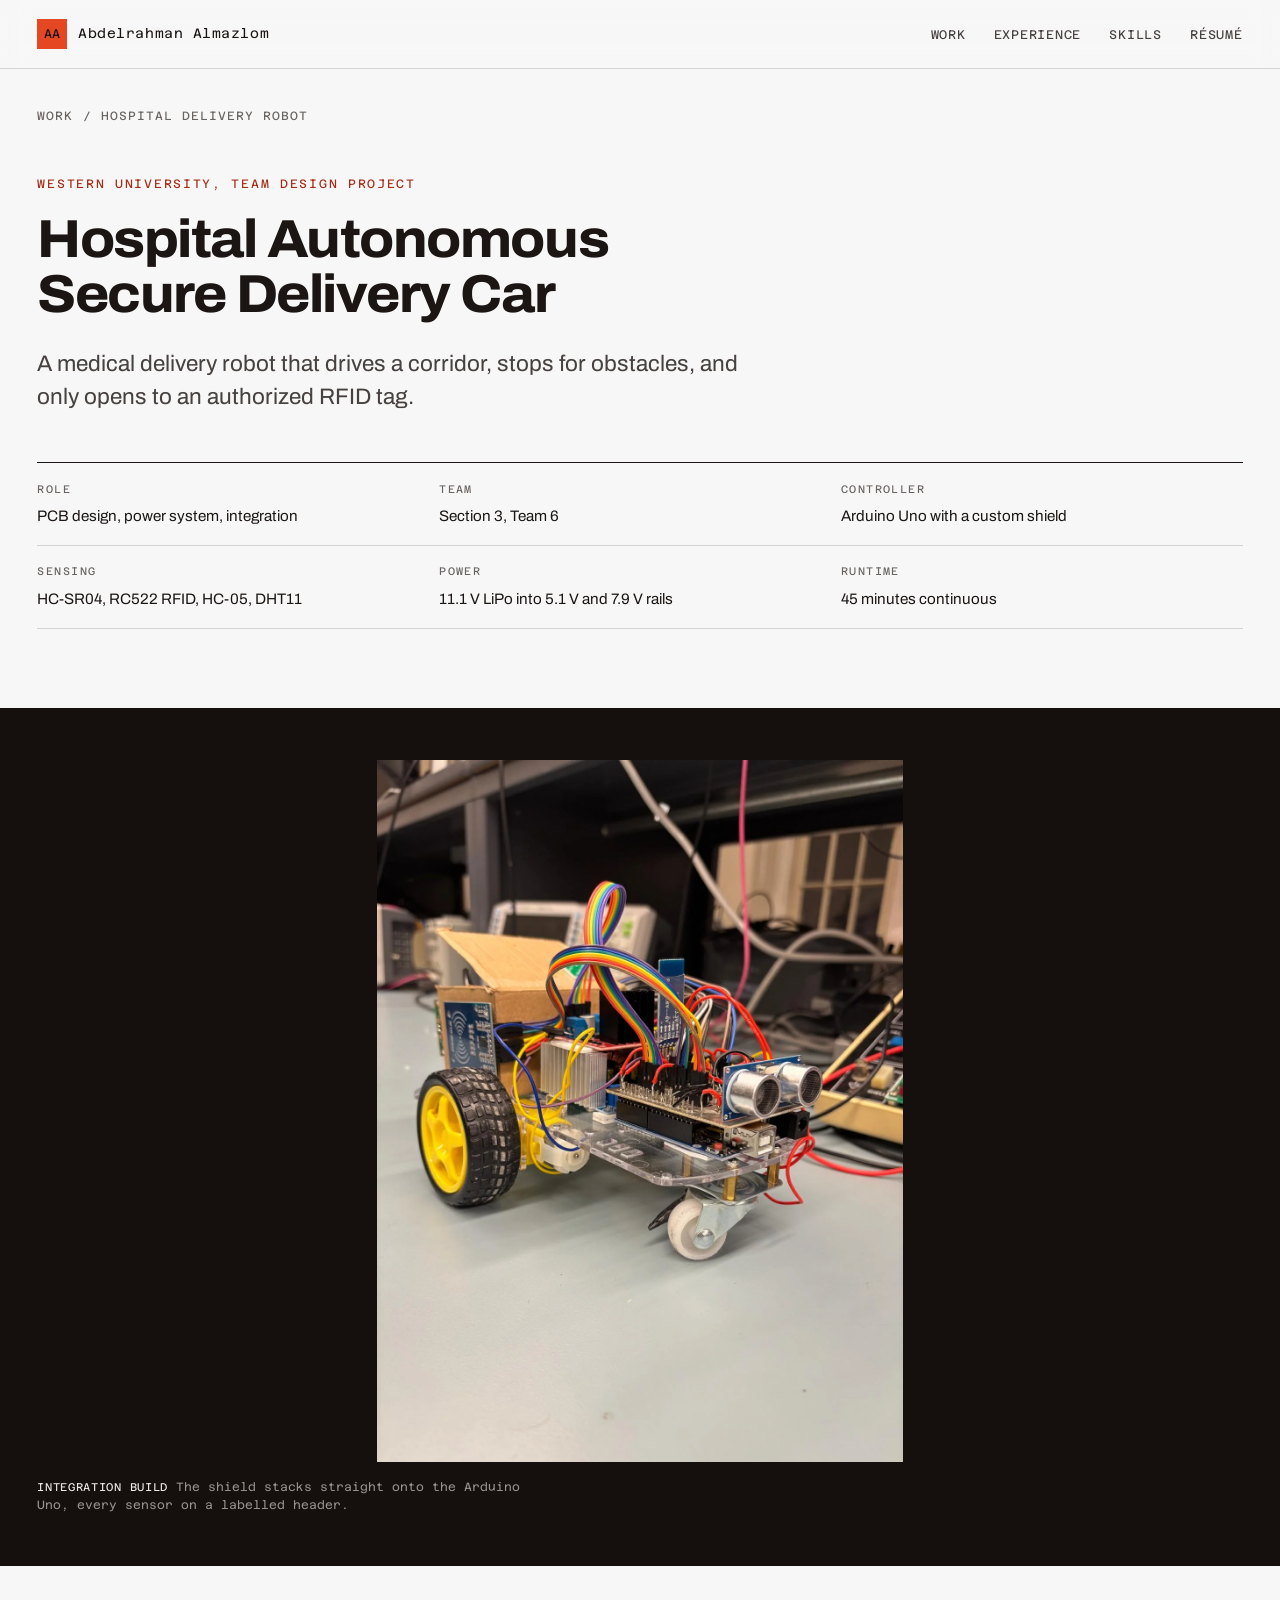
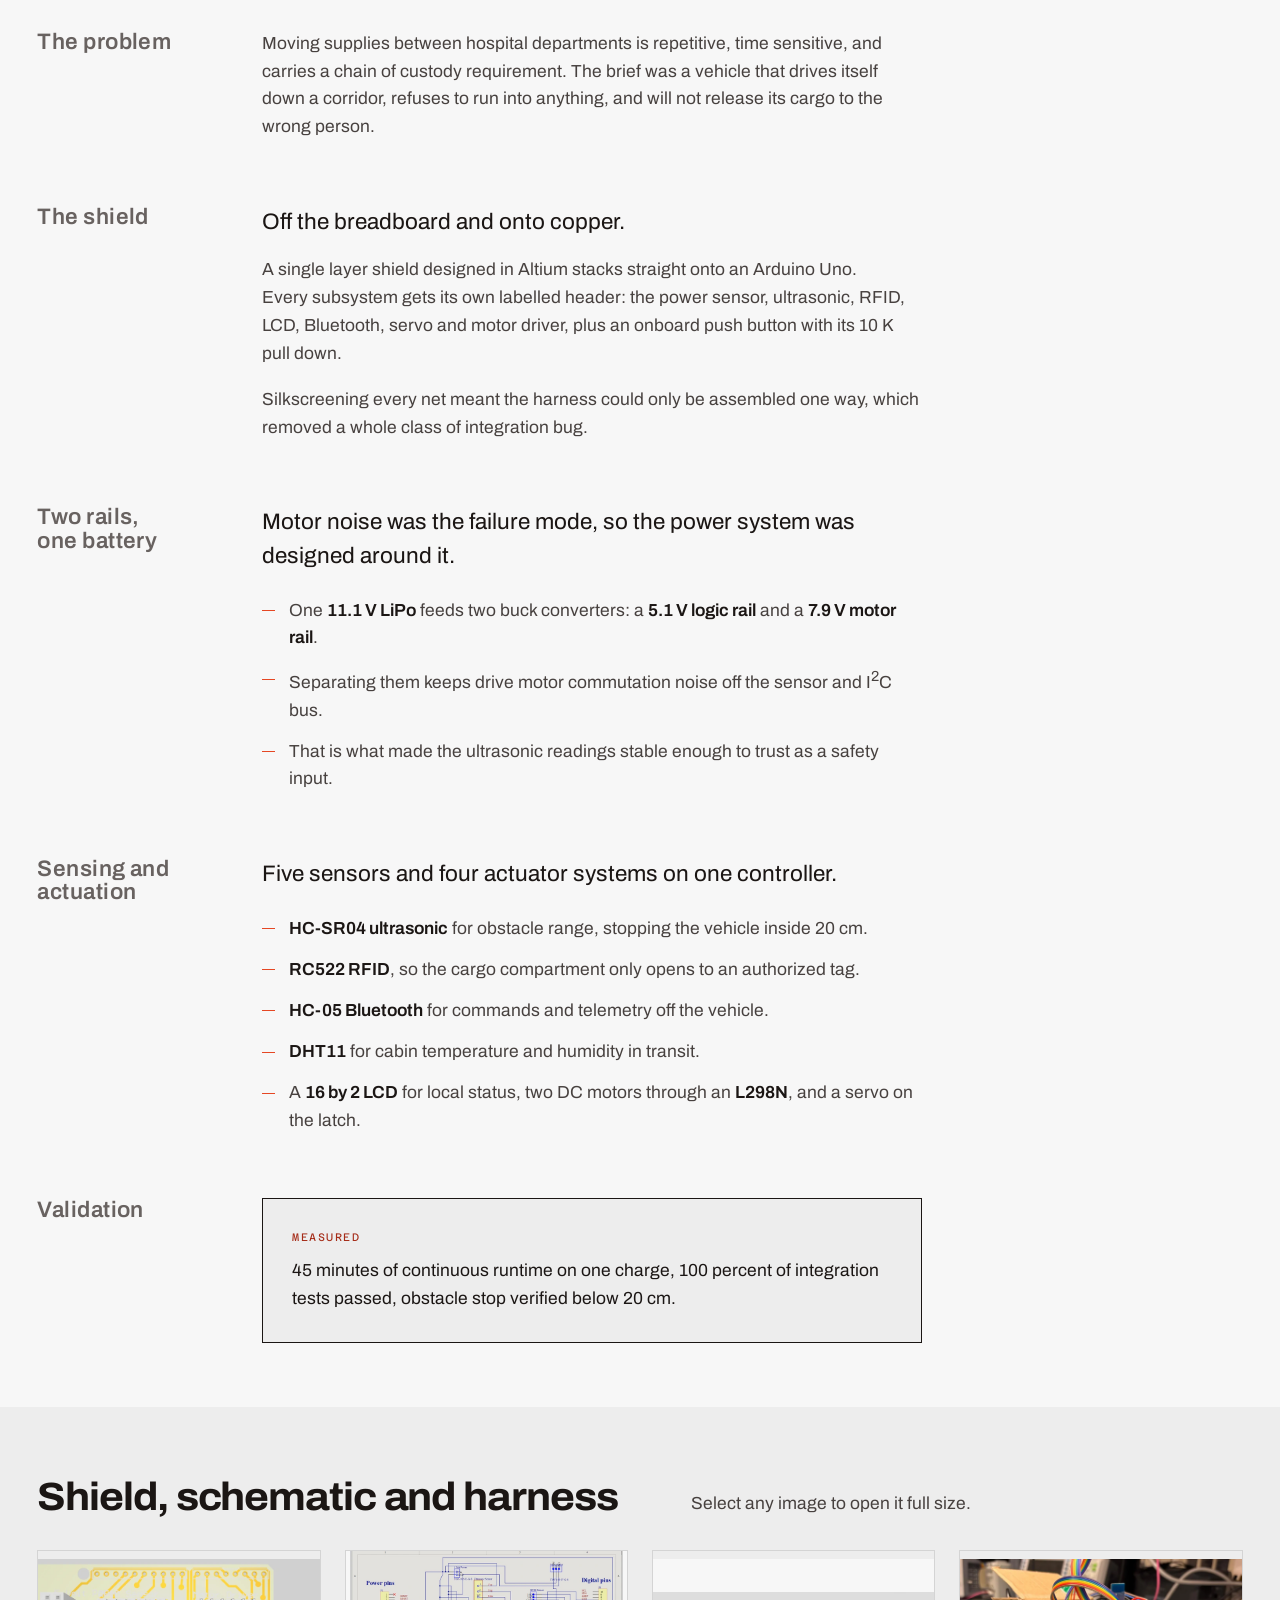
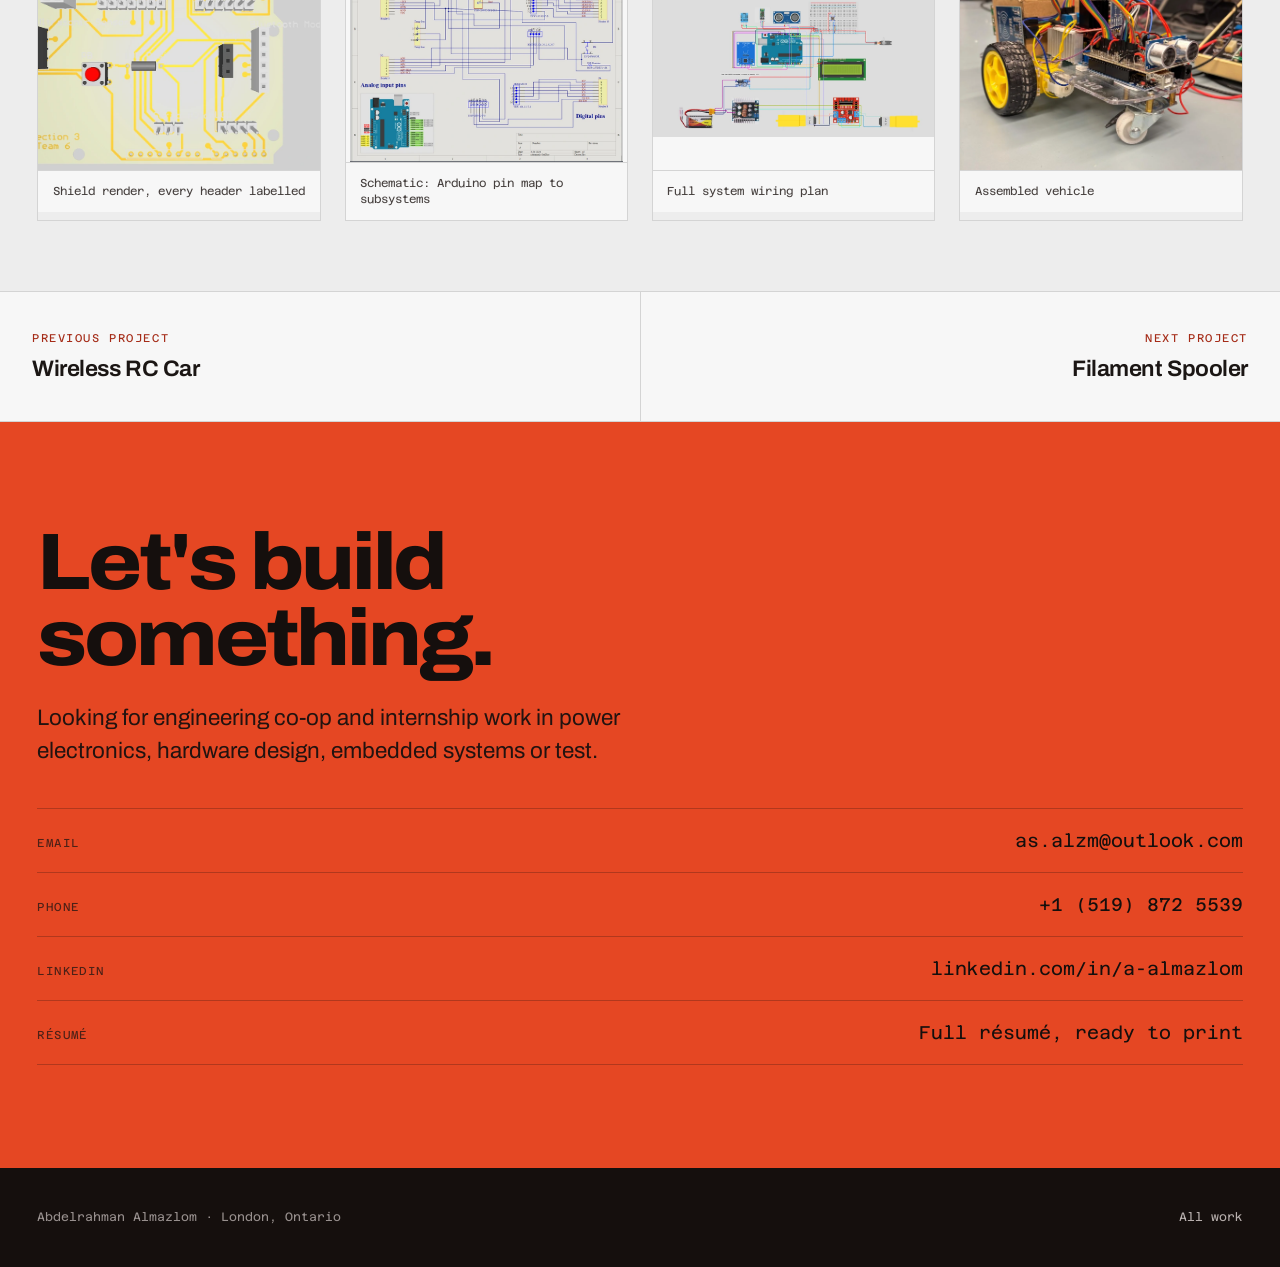
<file: projects/hospital-delivery-robot.html>
<!DOCTYPE html>
<html lang="en">
<head>
<meta charset="utf-8">
<meta name="viewport" content="width=device-width, initial-scale=1">
<title>Hospital Autonomous Secure Delivery Car | Abdelrahman Almazlom</title>
<meta name="description" content="An autonomous medical delivery robot on a custom Arduino shield, with RFID access control and dual rail power.">
<meta property="og:type" content="article">
<meta property="og:title" content="Hospital Autonomous Secure Delivery Car | Abdelrahman Almazlom">
<meta property="og:description" content="An autonomous medical delivery robot on a custom Arduino shield, with RFID access control and dual rail power.">
<meta property="og:image" content="../assets/img/og-card.jpg">
<meta name="twitter:card" content="summary_large_image">
<link rel="icon" href="data:image/svg+xml,%3Csvg%20xmlns='http://www.w3.org/2000/svg'%20viewBox='0%200%2064%2064'%3E%3Crect%20width='64'%20height='64'%20fill='%23E54723'/%3E%3Cpolygon%20points='32,11%2053,53%2042,53%2032,31%2022,53%2011,53'%20fill='%23150F0D'/%3E%3Crect%20x='23'%20y='38'%20width='18'%20height='7'%20fill='%23150F0D'/%3E%3C/svg%3E">
<link rel="preconnect" href="https://fonts.googleapis.com">
<link rel="preconnect" href="https://fonts.gstatic.com" crossorigin>
<link rel="stylesheet" href="https://fonts.googleapis.com/css2?family=Archivo:wdth,wght@62..125,100..900&family=Azeret+Mono:wght@400..600&display=swap">
<link rel="stylesheet" href="../assets/css/site.css">
<script>document.documentElement.classList.add("has-js");</script>
</head>

<body>
<a class="skip" href="#story">Skip to the write up</a>

<header class="masthead masthead-project">
  <div class="shell masthead__inner">
    <a class="wordmark" href="../index.html">
      <span class="wordmark__mark" aria-hidden="true">AA</span>
      <span>Abdelrahman Almazlom</span>
    </a>
    <nav aria-label="Primary">
      <ul class="nav">
        <li><a href="../index.html#work">Work</a></li>
        <li data-optional><a href="../index.html#experience">Experience</a></li>
        <li data-optional><a href="../index.html#capability">Skills</a></li>
        <li><a href="../resume.html">R&eacute;sum&eacute;</a></li>
      </ul>
    </nav>
  </div>
</header>

<main>
  <div class="shell">
    <p class="crumbs"><a href="../index.html#work">Work</a> <span aria-hidden="true">/</span> <span>Hospital Delivery Robot</span></p>
  </div>

  <section class="proj-head">
    <div class="shell">
      <p class="proj-head__kicker rise">Western University, team design project</p>
      <h1 class="rise" style="--delay:80ms">Hospital Autonomous Secure Delivery Car</h1>
      <p class="proj-head__lede rise" style="--delay:160ms">A medical delivery robot that drives a corridor, stops for obstacles, and only opens to an authorized RFID tag.</p>
      <dl class="datasheet rise" style="--delay:240ms">
        <div><dt>Role</dt><dd>PCB design, power system, integration</dd></div>
        <div><dt>Team</dt><dd>Section 3, Team 6</dd></div>
        <div><dt>Controller</dt><dd>Arduino Uno with a custom shield</dd></div>
        <div><dt>Sensing</dt><dd>HC-SR04, RC522 RFID, HC-05, DHT11</dd></div>
        <div><dt>Power</dt><dd>11.1 V LiPo into 5.1 V and 7.9 V rails</dd></div>
        <div><dt>Runtime</dt><dd>45 minutes continuous</dd></div>
      </dl>
    </div>
  </section>

  <section class="bleed">
    <div class="shell-wide">
      <figure>
        <img src="../assets/img/delivery-robot-sm.webp" srcset="../assets/img/delivery-robot-sm.webp 820w, ../assets/img/delivery-robot-lg.webp 1200w" sizes="(min-width: 92rem) 88rem, 94vw" alt="The assembled delivery robot on a lab bench: a clear acrylic chassis carrying an Arduino Uno with the custom shield, an ultrasonic sensor at the front, an RFID reader and a cardboard cargo box, with ribbon cable running between them" width="1200" height="1600" decoding="async">
        <figcaption class="caption"><b>Integration build</b>The shield stacks straight onto the Arduino Uno, every sensor on a labelled header.</figcaption>
      </figure>
    </div>
  </section>

  <div class="shell article" id="story">
    <section class="chapter reveal">
      <h2>The problem</h2>
      <div class="chapter__body">
        <p>Moving supplies between hospital departments is repetitive, time sensitive, and carries a chain of custody requirement. The brief was a vehicle that drives itself down a corridor, refuses to run into anything, and will not release its cargo to the wrong person.</p>
      </div>
    </section>
    <section class="chapter reveal">
      <h2>The shield</h2>
      <div class="chapter__body">
        <p class="lede" style="max-width:46ch;color:var(--ink)">Off the breadboard and onto copper.</p>
        <p>A <strong>single layer shield</strong> designed in Altium stacks straight onto an Arduino Uno. Every subsystem gets its own labelled header: the power sensor, ultrasonic, RFID, LCD, Bluetooth, servo and motor driver, plus an onboard push button with its 10 K pull down.</p>
        <p>Silkscreening every net meant the harness could only be assembled one way, which removed a whole class of integration bug.</p>
      </div>
    </section>
    <section class="chapter reveal">
      <h2>Two rails, one battery</h2>
      <div class="chapter__body">
        <p class="lede" style="max-width:46ch;color:var(--ink)">Motor noise was the failure mode, so the power system was designed around it.</p>
        <ul class="speclist">
          <li>One <strong>11.1 V LiPo</strong> feeds two buck converters: a <strong>5.1 V logic rail</strong> and a <strong>7.9 V motor rail</strong>.</li>
          <li>Separating them keeps drive motor commutation noise off the sensor and I<sup>2</sup>C bus.</li>
          <li>That is what made the ultrasonic readings stable enough to trust as a safety input.</li>
          </ul>
      </div>
    </section>
    <section class="chapter reveal">
      <h2>Sensing and actuation</h2>
      <div class="chapter__body">
        <p class="lede" style="max-width:46ch;color:var(--ink)">Five sensors and four actuator systems on one controller.</p>
        <ul class="speclist">
          <li><strong>HC-SR04 ultrasonic</strong> for obstacle range, stopping the vehicle inside 20 cm.</li>
          <li><strong>RC522 RFID</strong>, so the cargo compartment only opens to an authorized tag.</li>
          <li><strong>HC-05 Bluetooth</strong> for commands and telemetry off the vehicle.</li>
          <li><strong>DHT11</strong> for cabin temperature and humidity in transit.</li>
          <li>A <strong>16 by 2 LCD</strong> for local status, two DC motors through an <strong>L298N</strong>, and a servo on the latch.</li>
          </ul>
      </div>
    </section>
    <section class="chapter reveal">
      <h2>Validation</h2>
      <div class="chapter__body">
        <div class="callout"><span class="callout__label">Measured</span><p><strong>45 minutes</strong> of continuous runtime on one charge, <strong>100 percent</strong> of integration tests passed, obstacle stop verified below <strong>20 cm</strong>.</p></div>
      </div>
    </section>
  </div>

  <section class="band band--tight band--paper2">
    <div class="shell">
      <div class="section-head" style="padding-bottom:2rem">
        <h2 class="reveal" style="font-size:var(--step-3)">Shield, schematic and harness</h2>
        <p class="reveal">Select any image to open it full size.</p>
      </div>
      <div class="gallery reveal">
        <button type="button" class="shot" data-full="../assets/img/shield-3d-lg.webp" data-caption="Shield render, every header labelled">
          <img src="../assets/img/shield-3d-sm.webp" srcset="../assets/img/shield-3d-sm.webp 820w, ../assets/img/shield-3d-lg.webp 1595w" sizes="(min-width: 55em) 30vw, 92vw" alt="3D render of the single layer Arduino shield with labelled headers for the power sensor, motor driver, ultrasonic sensor, Bluetooth module, LCD and push button" width="1595" height="1048" loading="lazy" decoding="async">
          <span class="shot__cap">Shield render, every header labelled</span>
        </button>
        <button type="button" class="shot shot--contain" data-full="../assets/img/shield-schematic-lg.webp" data-caption="Schematic: Arduino pin map to subsystems">
          <img src="../assets/img/shield-schematic-sm.webp" srcset="../assets/img/shield-schematic-sm.webp 820w, ../assets/img/shield-schematic-lg.webp 1551w" sizes="(min-width: 55em) 30vw, 92vw" alt="Altium schematic sheet showing the Arduino Uno pin headers on both sides with the ultrasonic sensor, RFID reader, temperature sensor, LCD, Bluetooth module, motor driver and push button wired between them" width="1551" height="1200" loading="lazy" decoding="async">
          <span class="shot__cap">Schematic: Arduino pin map to subsystems</span>
        </button>
        <button type="button" class="shot shot--contain" data-full="../assets/img/shield-wiring-lg.webp" data-caption="Full system wiring plan">
          <img src="../assets/img/shield-wiring-sm.webp" srcset="../assets/img/shield-wiring-sm.webp 820w, ../assets/img/shield-wiring-lg.webp 1724w" sizes="(min-width: 55em) 30vw, 92vw" alt="Wiring diagram of the complete robot showing the LiPo battery, two buck converters, Arduino Uno, L298N motor driver, two DC motors, servo, LCD, RFID reader, Bluetooth module, ultrasonic and temperature sensors" width="1724" height="883" loading="lazy" decoding="async">
          <span class="shot__cap">Full system wiring plan</span>
        </button>
        <button type="button" class="shot" data-full="../assets/img/delivery-robot-lg.webp" data-caption="Assembled vehicle">
          <img src="../assets/img/delivery-robot-sm.webp" srcset="../assets/img/delivery-robot-sm.webp 820w, ../assets/img/delivery-robot-lg.webp 1200w" sizes="(min-width: 55em) 30vw, 92vw" alt="The assembled robot on a lab bench with the cargo box mounted" width="1200" height="1600" loading="lazy" decoding="async">
          <span class="shot__cap">Assembled vehicle</span>
        </button>
      </div>
    </div>
  </section>

  <nav class="pager" aria-label="Project navigation">
    <a href="rc-car.html">
      <span class="pager__dir">Previous project</span>
      <span class="pager__name">Wireless RC Car</span>
    </a>
    <a href="filament-spooler.html">
      <span class="pager__dir">Next project</span>
      <span class="pager__name">Filament Spooler</span>
    </a>
  </nav>

  <section class="contact">
    <div class="shell">
      <h2 class="reveal">Let's build something.</h2>
      <p class="contact__body reveal">
        Looking for engineering co-op and internship work in power electronics, hardware design,
        embedded systems or test.
      </p>
      <div class="contact__rows reveal">
        <a class="contact__row" href="mailto:as.alzm@outlook.com"><span>Email</span><span>as.alzm@outlook.com</span></a>
        <a class="contact__row" href="tel:+15198725539"><span>Phone</span><span>+1 (519) 872 5539</span></a>
        <a class="contact__row" href="https://www.linkedin.com/in/a-almazlom/" target="_blank" rel="noopener"><span>LinkedIn</span><span>linkedin.com/in/a-almazlom</span></a>
        <a class="contact__row" href="../resume.html"><span>R&eacute;sum&eacute;</span><span>Full r&eacute;sum&eacute;, ready to print</span></a>
      </div>
    </div>
  </section>
</main>

<footer class="footer">
  <div class="shell footer__inner">
    <p>Abdelrahman Almazlom &middot; London, Ontario</p>
    <p><a href="../index.html">All work</a></p>
  </div>
</footer>

<script src="../assets/js/site.js" defer></script>
</body>
</html>
</file>
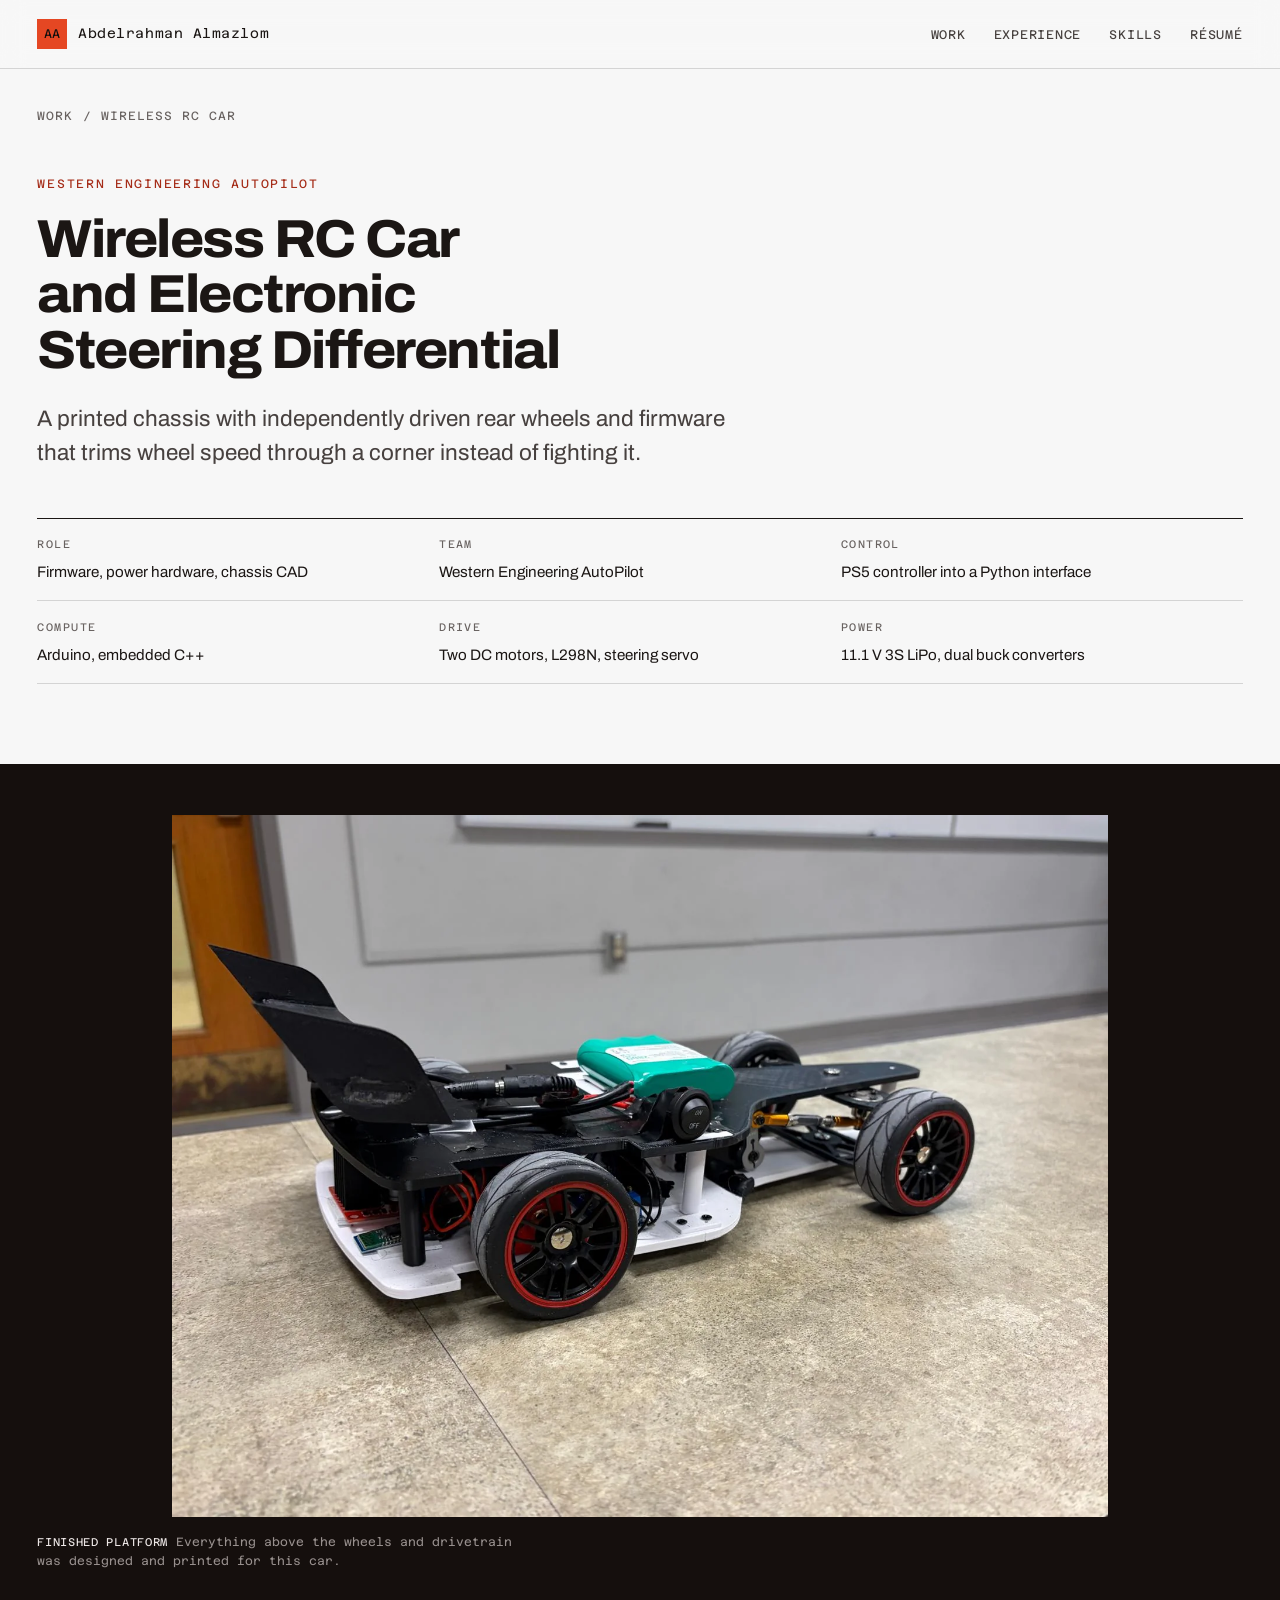
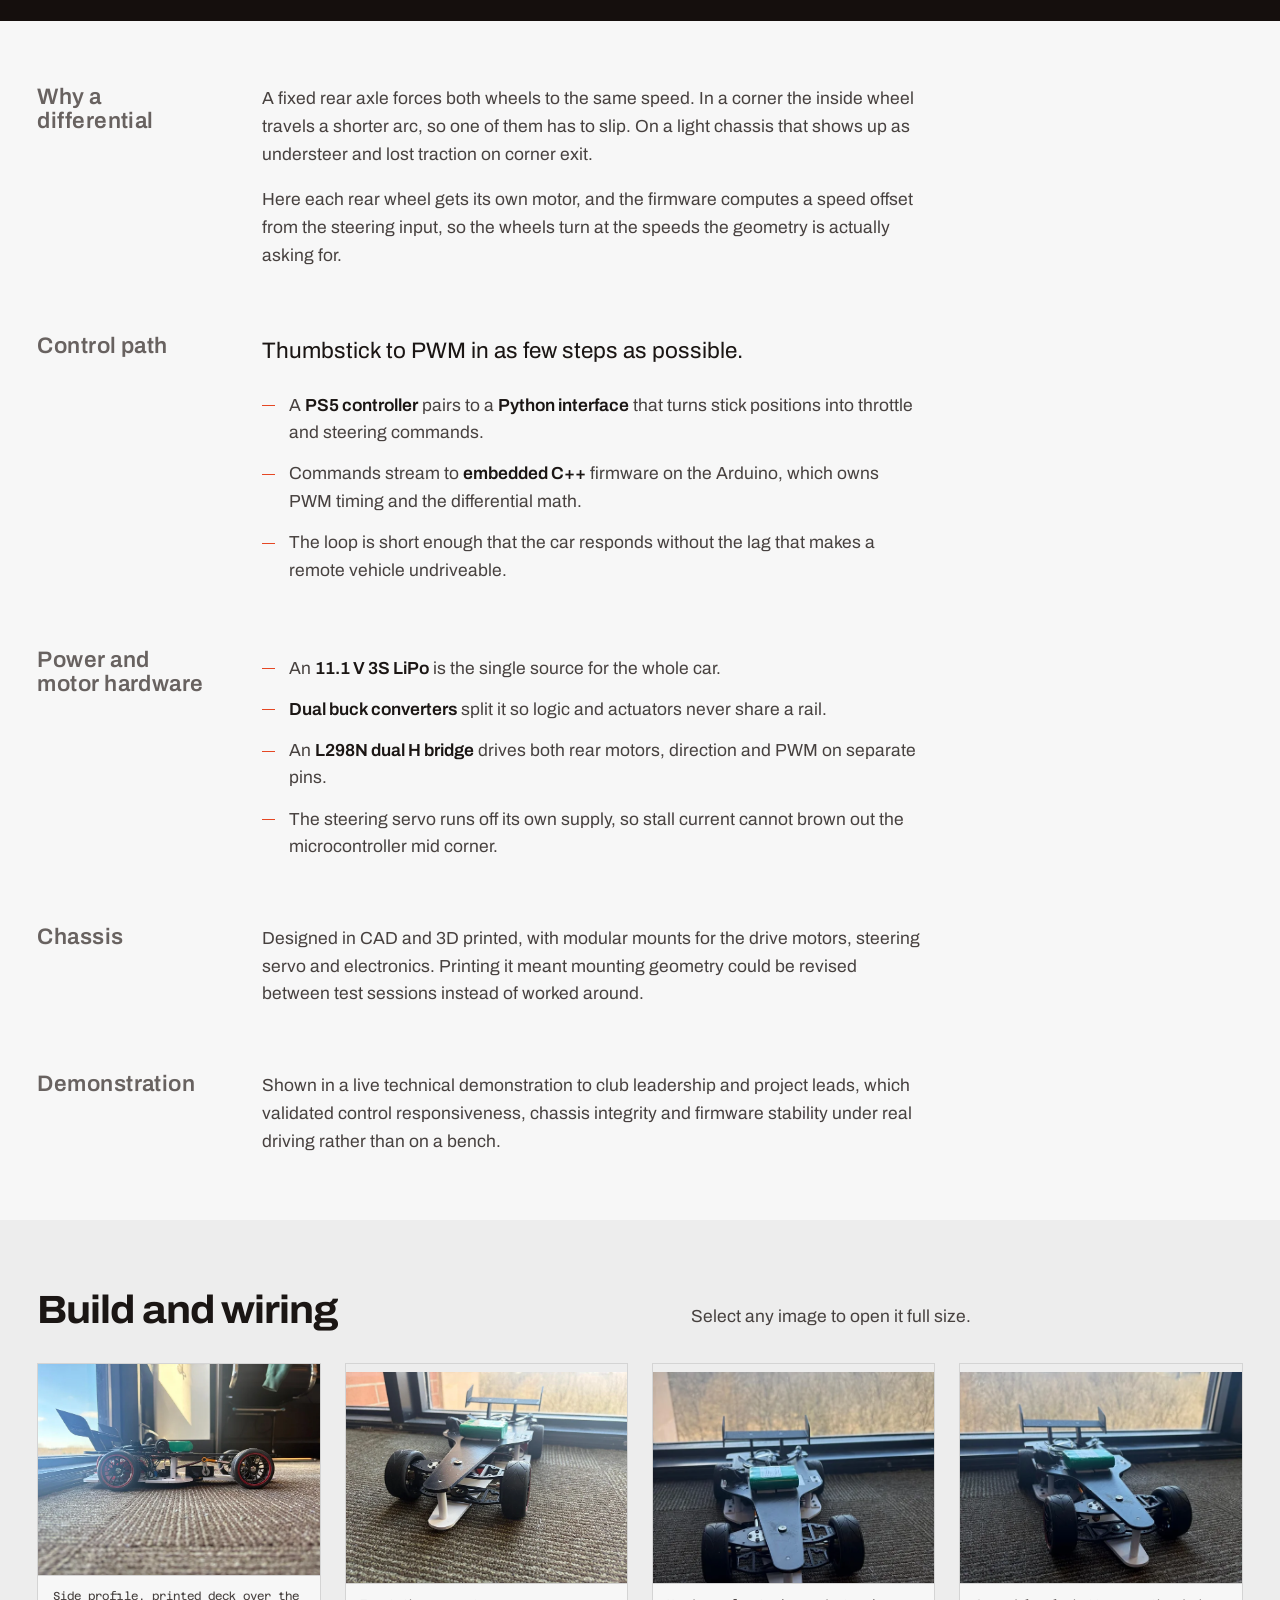
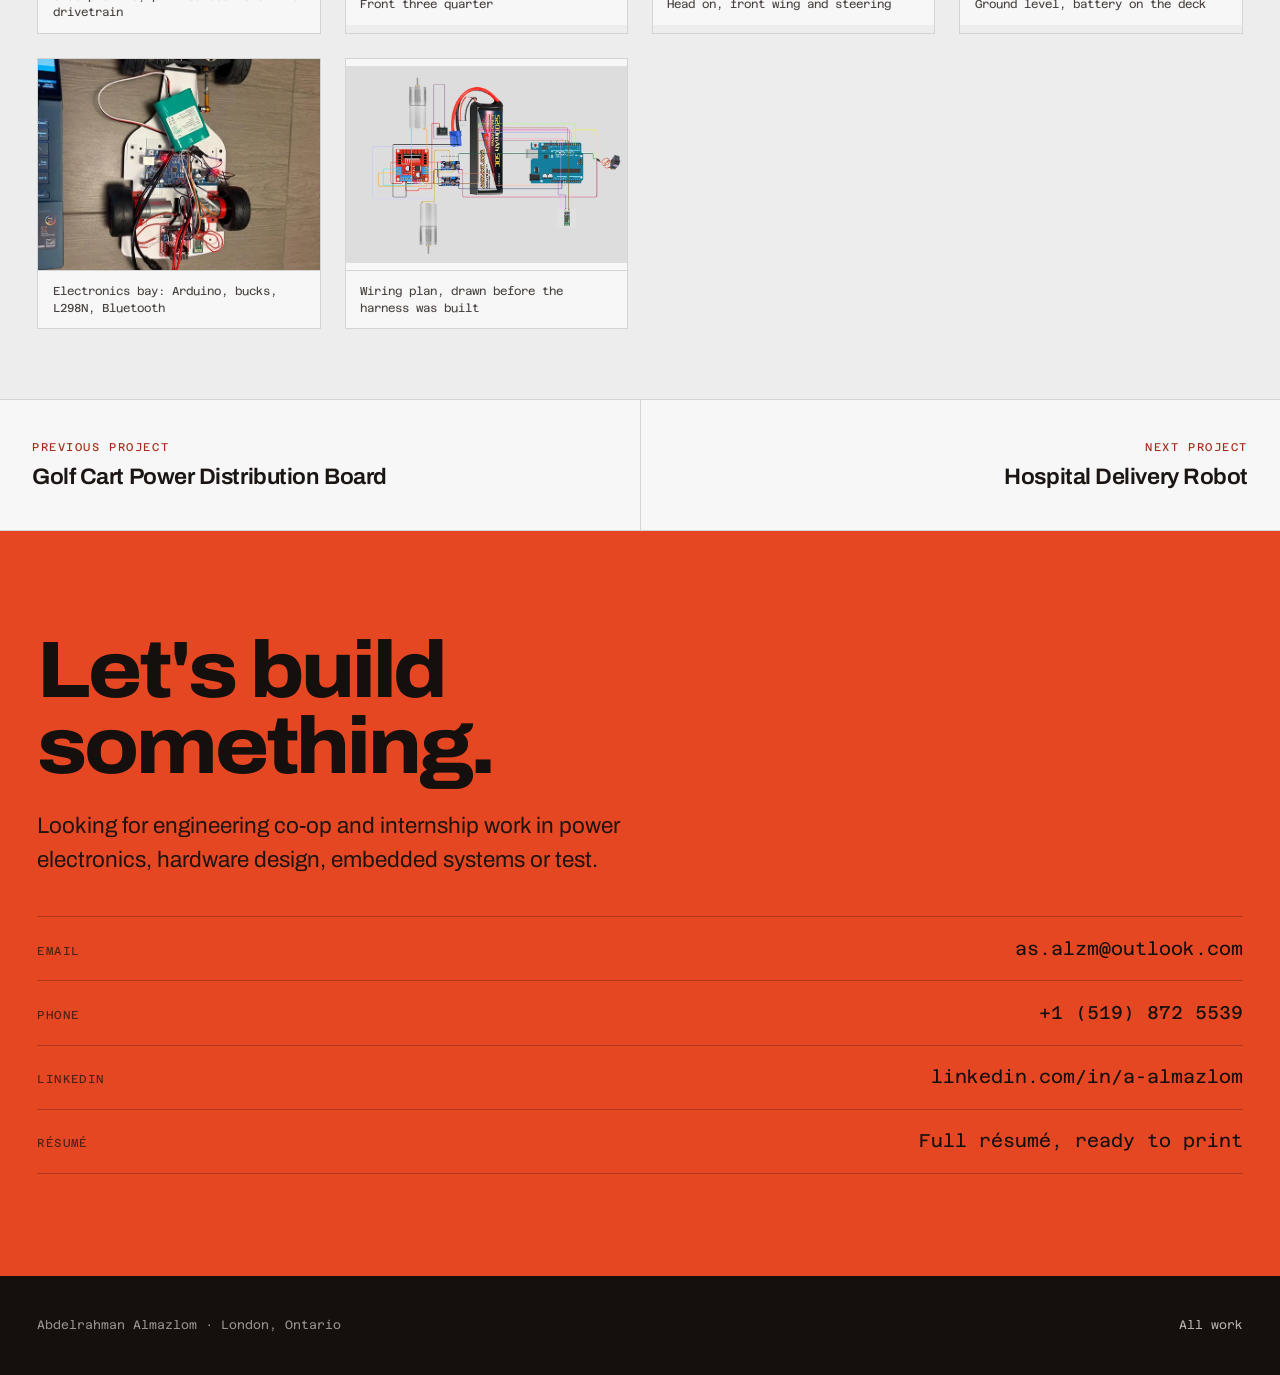
<file: projects/rc-car.html>
<!DOCTYPE html>
<html lang="en">
<head>
<meta charset="utf-8">
<meta name="viewport" content="width=device-width, initial-scale=1">
<title>Wireless RC Car and Electronic Steering Differential | Abdelrahman Almazlom</title>
<meta name="description" content="A 3D printed RC platform with independently driven rear wheels and firmware that trims wheel speed through a corner.">
<meta property="og:type" content="article">
<meta property="og:title" content="Wireless RC Car and Electronic Steering Differential | Abdelrahman Almazlom">
<meta property="og:description" content="A 3D printed RC platform with independently driven rear wheels and firmware that trims wheel speed through a corner.">
<meta property="og:image" content="../assets/img/og-card.jpg">
<meta name="twitter:card" content="summary_large_image">
<link rel="icon" href="data:image/svg+xml,%3Csvg%20xmlns='http://www.w3.org/2000/svg'%20viewBox='0%200%2064%2064'%3E%3Crect%20width='64'%20height='64'%20fill='%23E54723'/%3E%3Cpolygon%20points='32,11%2053,53%2042,53%2032,31%2022,53%2011,53'%20fill='%23150F0D'/%3E%3Crect%20x='23'%20y='38'%20width='18'%20height='7'%20fill='%23150F0D'/%3E%3C/svg%3E">
<link rel="preconnect" href="https://fonts.googleapis.com">
<link rel="preconnect" href="https://fonts.gstatic.com" crossorigin>
<link rel="stylesheet" href="https://fonts.googleapis.com/css2?family=Archivo:wdth,wght@62..125,100..900&family=Azeret+Mono:wght@400..600&display=swap">
<link rel="stylesheet" href="../assets/css/site.css">
<script>document.documentElement.classList.add("has-js");</script>
</head>

<body>
<a class="skip" href="#story">Skip to the write up</a>

<header class="masthead masthead-project">
  <div class="shell masthead__inner">
    <a class="wordmark" href="../index.html">
      <span class="wordmark__mark" aria-hidden="true">AA</span>
      <span>Abdelrahman Almazlom</span>
    </a>
    <nav aria-label="Primary">
      <ul class="nav">
        <li><a href="../index.html#work">Work</a></li>
        <li data-optional><a href="../index.html#experience">Experience</a></li>
        <li data-optional><a href="../index.html#capability">Skills</a></li>
        <li><a href="../resume.html">R&eacute;sum&eacute;</a></li>
      </ul>
    </nav>
  </div>
</header>

<main>
  <div class="shell">
    <p class="crumbs"><a href="../index.html#work">Work</a> <span aria-hidden="true">/</span> <span>Wireless RC Car</span></p>
  </div>

  <section class="proj-head">
    <div class="shell">
      <p class="proj-head__kicker rise">Western Engineering AutoPilot</p>
      <h1 class="rise" style="--delay:80ms">Wireless RC Car and Electronic Steering Differential</h1>
      <p class="proj-head__lede rise" style="--delay:160ms">A printed chassis with independently driven rear wheels and firmware that trims wheel speed through a corner instead of fighting it.</p>
      <dl class="datasheet rise" style="--delay:240ms">
        <div><dt>Role</dt><dd>Firmware, power hardware, chassis CAD</dd></div>
        <div><dt>Team</dt><dd>Western Engineering AutoPilot</dd></div>
        <div><dt>Control</dt><dd>PS5 controller into a Python interface</dd></div>
        <div><dt>Compute</dt><dd>Arduino, embedded C++</dd></div>
        <div><dt>Drive</dt><dd>Two DC motors, L298N, steering servo</dd></div>
        <div><dt>Power</dt><dd>11.1 V 3S LiPo, dual buck converters</dd></div>
      </dl>
    </div>
  </section>

  <section class="bleed">
    <div class="shell-wide">
      <figure>
        <img src="../assets/img/rc-rear-quarter-sm.webp" srcset="../assets/img/rc-rear-quarter-sm.webp 820w, ../assets/img/rc-rear-quarter-lg.webp 1600w" sizes="(min-width: 92rem) 88rem, 94vw" alt="The finished RC car on a lab floor: a black 3D printed upper deck over a white lower chassis, a rear wing, racing slicks on red rimmed wheels and a battery pack strapped to the deck" width="1600" height="1200" decoding="async">
        <figcaption class="caption"><b>Finished platform</b>Everything above the wheels and drivetrain was designed and printed for this car.</figcaption>
      </figure>
    </div>
  </section>

  <div class="shell article" id="story">
    <section class="chapter reveal">
      <h2>Why a differential</h2>
      <div class="chapter__body">
        <p>A fixed rear axle forces both wheels to the same speed. In a corner the inside wheel travels a shorter arc, so one of them has to slip. On a light chassis that shows up as understeer and lost traction on corner exit.</p>
        <p>Here each rear wheel gets its own motor, and the firmware computes a speed offset from the steering input, so the wheels turn at the speeds the geometry is actually asking for.</p>
      </div>
    </section>
    <section class="chapter reveal">
      <h2>Control path</h2>
      <div class="chapter__body">
        <p class="lede" style="max-width:46ch;color:var(--ink)">Thumbstick to PWM in as few steps as possible.</p>
        <ul class="speclist">
          <li>A <strong>PS5 controller</strong> pairs to a <strong>Python interface</strong> that turns stick positions into throttle and steering commands.</li>
          <li>Commands stream to <strong>embedded C++</strong> firmware on the Arduino, which owns PWM timing and the differential math.</li>
          <li>The loop is short enough that the car responds without the lag that makes a remote vehicle undriveable.</li>
          </ul>
      </div>
    </section>
    <section class="chapter reveal">
      <h2>Power and motor hardware</h2>
      <div class="chapter__body">
        <ul class="speclist">
          <li>An <strong>11.1 V 3S LiPo</strong> is the single source for the whole car.</li>
          <li><strong>Dual buck converters</strong> split it so logic and actuators never share a rail.</li>
          <li>An <strong>L298N dual H bridge</strong> drives both rear motors, direction and PWM on separate pins.</li>
          <li>The steering servo runs off its own supply, so stall current cannot brown out the microcontroller mid corner.</li>
          </ul>
      </div>
    </section>
    <section class="chapter reveal">
      <h2>Chassis</h2>
      <div class="chapter__body">
        <p>Designed in CAD and 3D printed, with modular mounts for the drive motors, steering servo and electronics. Printing it meant mounting geometry could be revised between test sessions instead of worked around.</p>
      </div>
    </section>
    <section class="chapter reveal">
      <h2>Demonstration</h2>
      <div class="chapter__body">
        <p>Shown in a live technical demonstration to club leadership and project leads, which validated control responsiveness, chassis integrity and firmware stability under real driving rather than on a bench.</p>
      </div>
    </section>
  </div>

  <section class="band band--tight band--paper2">
    <div class="shell">
      <div class="section-head" style="padding-bottom:2rem">
        <h2 class="reveal" style="font-size:var(--step-3)">Build and wiring</h2>
        <p class="reveal">Select any image to open it full size.</p>
      </div>
      <div class="gallery reveal">
        <button type="button" class="shot" data-full="../assets/img/rc-side-lg.webp" data-caption="Side profile, printed deck over the drivetrain">
          <img src="../assets/img/rc-side-sm.webp" srcset="../assets/img/rc-side-sm.webp 820w, ../assets/img/rc-side-lg.webp 1600w" sizes="(min-width: 55em) 30vw, 92vw" alt="Low angle side profile of the RC car showing the printed deck, suspension arms and rear wing" width="1600" height="1200" loading="lazy" decoding="async">
          <span class="shot__cap">Side profile, printed deck over the drivetrain</span>
        </button>
        <button type="button" class="shot" data-full="../assets/img/rc-front-quarter-lg.webp" data-caption="Front three quarter">
          <img src="../assets/img/rc-front-quarter-sm.webp" srcset="../assets/img/rc-front-quarter-sm.webp 820w, ../assets/img/rc-front-quarter-lg.webp 1600w" sizes="(min-width: 55em) 30vw, 92vw" alt="Front three quarter view of the RC car on carpet in front of a window" width="1600" height="1200" loading="lazy" decoding="async">
          <span class="shot__cap">Front three quarter</span>
        </button>
        <button type="button" class="shot" data-full="../assets/img/rc-front-lg.webp" data-caption="Head on, front wing and steering">
          <img src="../assets/img/rc-front-sm.webp" srcset="../assets/img/rc-front-sm.webp 820w, ../assets/img/rc-front-lg.webp 1200w" sizes="(min-width: 55em) 30vw, 92vw" alt="Head on view of the RC car showing the front wing and steering geometry" width="1200" height="1600" loading="lazy" decoding="async">
          <span class="shot__cap">Head on, front wing and steering</span>
        </button>
        <button type="button" class="shot" data-full="../assets/img/rc-front-low-lg.webp" data-caption="Ground level, battery on the deck">
          <img src="../assets/img/rc-front-low-sm.webp" srcset="../assets/img/rc-front-low-sm.webp 820w, ../assets/img/rc-front-low-lg.webp 1200w" sizes="(min-width: 55em) 30vw, 92vw" alt="Ground level view of the RC car with the battery pack visible on the deck" width="1200" height="1600" loading="lazy" decoding="async">
          <span class="shot__cap">Ground level, battery on the deck</span>
        </button>
        <button type="button" class="shot" data-full="../assets/img/rc-electronics-lg.webp" data-caption="Electronics bay: Arduino, bucks, L298N, Bluetooth">
          <img src="../assets/img/rc-electronics-sm.webp" srcset="../assets/img/rc-electronics-sm.webp 820w, ../assets/img/rc-electronics-lg.webp 1200w" sizes="(min-width: 55em) 30vw, 92vw" alt="Top down view of the car with the upper deck removed, showing the Arduino, buck converter, motor driver, Bluetooth module and wiring harness" width="1200" height="1600" loading="lazy" decoding="async">
          <span class="shot__cap">Electronics bay: Arduino, bucks, L298N, Bluetooth</span>
        </button>
        <button type="button" class="shot shot--contain" data-full="../assets/img/rc-wiring-lg.webp" data-caption="Wiring plan, drawn before the harness was built">
          <img src="../assets/img/rc-wiring-sm.webp" srcset="../assets/img/rc-wiring-sm.webp 820w, ../assets/img/rc-wiring-lg.webp 1286w" sizes="(min-width: 55em) 30vw, 92vw" alt="Wiring diagram showing the LiPo battery feeding a power switch, two buck converters, the L298N motor driver, two DC motors, the Arduino, a steering servo and a Bluetooth module" width="1286" height="902" loading="lazy" decoding="async">
          <span class="shot__cap">Wiring plan, drawn before the harness was built</span>
        </button>
      </div>
    </div>
  </section>

  <nav class="pager" aria-label="Project navigation">
    <a href="golf-cart-pdb.html">
      <span class="pager__dir">Previous project</span>
      <span class="pager__name">Golf Cart Power Distribution Board</span>
    </a>
    <a href="hospital-delivery-robot.html">
      <span class="pager__dir">Next project</span>
      <span class="pager__name">Hospital Delivery Robot</span>
    </a>
  </nav>

  <section class="contact">
    <div class="shell">
      <h2 class="reveal">Let's build something.</h2>
      <p class="contact__body reveal">
        Looking for engineering co-op and internship work in power electronics, hardware design,
        embedded systems or test.
      </p>
      <div class="contact__rows reveal">
        <a class="contact__row" href="mailto:as.alzm@outlook.com"><span>Email</span><span>as.alzm@outlook.com</span></a>
        <a class="contact__row" href="tel:+15198725539"><span>Phone</span><span>+1 (519) 872 5539</span></a>
        <a class="contact__row" href="https://www.linkedin.com/in/a-almazlom/" target="_blank" rel="noopener"><span>LinkedIn</span><span>linkedin.com/in/a-almazlom</span></a>
        <a class="contact__row" href="../resume.html"><span>R&eacute;sum&eacute;</span><span>Full r&eacute;sum&eacute;, ready to print</span></a>
      </div>
    </div>
  </section>
</main>

<footer class="footer">
  <div class="shell footer__inner">
    <p>Abdelrahman Almazlom &middot; London, Ontario</p>
    <p><a href="../index.html">All work</a></p>
  </div>
</footer>

<script src="../assets/js/site.js" defer></script>
</body>
</html>
</file>
<file: assets/css/site.css>
/* ==========================================================================
   Abdelrahman Almazlom, portfolio
   Design system: signal vermilion on true neutral paper, Archivo + Azeret Mono
   ========================================================================== */

/* --- Tokens --------------------------------------------------------------- */

:root {
  /* Surface */
  --paper: oklch(0.975 0 0);
  --paper-2: oklch(0.945 0 0);
  --line: oklch(0.87 0 0);
  --line-strong: oklch(0.72 0 0);

  /* Ink on paper */
  --ink: oklch(0.205 0.01 35);
  --ink-2: oklch(0.38 0.01 35);
  --ink-3: oklch(0.50 0.008 35);

  /* Brand */
  --signal: oklch(0.62 0.2 34);
  --signal-ink: oklch(0.48 0.16 32);
  --signal-bright: oklch(0.64 0.195 36);

  /* Dark surfaces */
  --void: oklch(0.175 0.012 35);
  --void-2: oklch(0.235 0.012 35);
  --void-line: oklch(0.32 0.012 35);
  --chalk: oklch(0.93 0.006 35);
  --chalk-2: oklch(0.76 0.01 35);
  --chalk-3: oklch(0.66 0.01 35);

  /* Type */
  --sans: "Archivo", "Helvetica Neue", Arial, system-ui, sans-serif;
  --mono: "Azeret Mono", ui-monospace, "SFMono-Regular", Menlo, Consolas, monospace;

  --step--1: clamp(0.78rem, 0.76rem + 0.12vw, 0.85rem);
  --step-0: clamp(1rem, 0.97rem + 0.16vw, 1.09rem);
  --step-1: clamp(1.2rem, 1.13rem + 0.34vw, 1.42rem);
  --step-2: clamp(1.45rem, 1.32rem + 0.64vw, 1.85rem);
  --step-3: clamp(1.75rem, 1.5rem + 1.2vw, 2.55rem);
  --step-4: clamp(2.1rem, 1.66rem + 2.1vw, 3.4rem);
  --step-5: clamp(2.5rem, 1.6rem + 4.3vw, 5rem);

  /* Space */
  --gutter: clamp(1.25rem, 0.9rem + 1.8vw, 2.75rem);
  --band: clamp(3.75rem, 2.5rem + 5.5vw, 8rem);
  --band-tight: clamp(2.5rem, 1.8rem + 3.2vw, 4.75rem);
  --measure: 66ch;
  --shell: 78rem;

  /* Motion */
  --out-quint: cubic-bezier(0.22, 1, 0.36, 1);
  --out-quart: cubic-bezier(0.25, 1, 0.5, 1);

  /* Depth */
  --z-base: 1;
  --z-sticky: 100;
  --z-overlay: 200;
  --z-dialog: 300;

  color-scheme: light;
}

/* --- Reset ---------------------------------------------------------------- */

*,
*::before,
*::after { box-sizing: border-box; }

html {
  -webkit-text-size-adjust: 100%;
  scroll-behavior: smooth;
  scroll-padding-top: 5.5rem;
}

body {
  margin: 0;
  background: var(--paper);
  color: var(--ink);
  font-family: var(--sans);
  font-size: var(--step-0);
  line-height: 1.6;
  font-variation-settings: "wdth" 100, "wght" 400;
  -webkit-font-smoothing: antialiased;
  text-rendering: optimizeLegibility;
  overflow-x: hidden;
}

h1, h2, h3, h4 {
  margin: 0;
  line-height: 1.04;
  letter-spacing: -0.028em;
  text-wrap: balance;
  font-variation-settings: "wdth" 108, "wght" 700;
}

p { margin: 0; text-wrap: pretty; }
ul, ol { margin: 0; padding: 0; }
img, svg { display: block; max-width: 100%; }
img { height: auto; }

a { color: inherit; }

button { font: inherit; color: inherit; }

:focus-visible {
  outline: 2px solid var(--signal);
  outline-offset: 3px;
  border-radius: 1px;
}

.on-void :focus-visible,
.hero :focus-visible { outline-color: currentColor; }

::selection { background: var(--signal); color: var(--paper); }

/* --- Primitives ----------------------------------------------------------- */

.shell {
  width: min(100% - (var(--gutter) * 2), var(--shell));
  margin-inline: auto;
}

.shell-wide {
  width: min(100% - (var(--gutter) * 2), 92rem);
  margin-inline: auto;
}

.mono {
  font-family: var(--mono);
  font-size: var(--step--1);
  letter-spacing: 0.02em;
  font-variation-settings: normal;
}

.tag {
  font-family: var(--mono);
  font-size: 0.72rem;
  letter-spacing: 0.12em;
  text-transform: uppercase;
  color: var(--ink-3);
  font-weight: 500;
}

.lede {
  font-size: var(--step-1);
  line-height: 1.5;
  max-width: 34ch;
  font-variation-settings: "wdth" 100, "wght" 420;
}

.prose {
  max-width: var(--measure);
  color: var(--ink-2);
}

.prose p + p { margin-top: 1.1em; }

.prose strong {
  color: var(--ink);
  font-variation-settings: "wdth" 100, "wght" 620;
}

.skip {
  position: absolute;
  left: -9999px;
  top: 0;
  z-index: var(--z-dialog);
  background: var(--void);
  color: var(--paper);
  padding: 0.75rem 1.25rem;
  font-family: var(--mono);
  font-size: 0.85rem;
}

.skip:focus { left: 0; }

/* --- Buttons -------------------------------------------------------------- */

.btn {
  --btn-bg: var(--void);
  --btn-fg: var(--paper);
  display: inline-flex;
  align-items: center;
  gap: 0.6rem;
  padding: 0.85rem 1.4rem;
  background: var(--btn-bg);
  color: var(--btn-fg);
  text-decoration: none;
  font-family: var(--mono);
  font-size: 0.82rem;
  font-weight: 500;
  letter-spacing: 0.06em;
  text-transform: uppercase;
  border: 1px solid var(--btn-bg);
  transition: transform 0.35s var(--out-quint), background-color 0.25s ease,
    color 0.25s ease, border-color 0.25s ease;
}

.btn:hover { transform: translateY(-2px); }
.btn:active { transform: translateY(0); }

.btn--ghost {
  --btn-bg: transparent;
  --btn-fg: currentColor;
  border-color: currentColor;
}

.btn--ghost:hover {
  background: currentColor;
}

.btn--ghost:hover > span { mix-blend-mode: difference; }

.btn .arrow {
  transition: transform 0.35s var(--out-quint);
}

.btn:hover .arrow { transform: translateX(4px); }

/* Inline text link */
.link {
  color: var(--signal-ink);
  text-decoration: none;
  background-image: linear-gradient(currentColor, currentColor);
  background-size: 100% 1px;
  background-repeat: no-repeat;
  background-position: 0 100%;
  padding-bottom: 1px;
  transition: background-size 0.3s var(--out-quart), color 0.2s ease;
}

.link:hover {
  color: var(--ink);
  background-size: 0% 1px;
}

.on-void .link { color: var(--signal-bright); }
.on-void .link:hover { color: var(--chalk); }

/* --- Header --------------------------------------------------------------- */

.masthead {
  position: sticky;
  top: 0;
  z-index: var(--z-sticky);
  background: color-mix(in oklab, var(--paper) 88%, transparent);
  backdrop-filter: blur(12px);
  border-bottom: 1px solid var(--line);
}

.masthead__inner {
  display: flex;
  align-items: center;
  justify-content: space-between;
  gap: 1.5rem;
  min-height: 4.25rem;
}

.wordmark {
  display: inline-flex;
  align-items: center;
  gap: 0.7rem;
  text-decoration: none;
  font-family: var(--mono);
  font-size: clamp(0.73rem, 0.64rem + 0.4vw, 0.85rem);
  font-weight: 600;
  letter-spacing: 0.04em;
  white-space: nowrap;
}

.wordmark__mark {
  display: grid;
  place-items: center;
  width: 1.85rem;
  height: 1.85rem;
  background: var(--signal);
  color: var(--void);
  font-weight: 700;
  font-size: 0.78rem;
  letter-spacing: 0;
  transition: transform 0.4s var(--out-quint);
}

.wordmark:hover .wordmark__mark { transform: rotate(-6deg) scale(1.06); }

.nav {
  display: flex;
  align-items: center;
  gap: clamp(1rem, 2.2vw, 2rem);
  list-style: none;
}

.nav a {
  text-decoration: none;
  font-family: var(--mono);
  font-size: 0.78rem;
  letter-spacing: 0.06em;
  text-transform: uppercase;
  color: var(--ink-2);
  position: relative;
  padding-block: 0.35rem;
  transition: color 0.2s ease;
}

.nav a::after {
  content: "";
  position: absolute;
  left: 0;
  bottom: 0;
  width: 100%;
  height: 2px;
  background: var(--signal);
  transform: scaleX(0);
  transform-origin: left;
  transition: transform 0.35s var(--out-quint);
}

.nav a:hover { color: var(--ink); }
.nav a:hover::after,
.nav a[aria-current="page"]::after { transform: scaleX(1); }
.nav a[aria-current="page"] { color: var(--ink); }

@media (max-width: 47.99em) {
  .nav li[data-optional] { display: none; }
}

/* --- Hero ----------------------------------------------------------------- */

.hero {
  background: var(--signal);
  color: var(--void);
  padding-block: clamp(3rem, 1.5rem + 7vw, 6.5rem) clamp(3rem, 1.5rem + 6vw, 5.5rem);
  position: relative;
  overflow: hidden;
}

.hero::after {
  content: "";
  position: absolute;
  inset: auto 0 0 0;
  height: 1px;
  background: color-mix(in oklab, var(--void) 22%, transparent);
}

.hero__grid {
  display: grid;
  gap: clamp(2.25rem, 1rem + 4vw, 4rem);
  grid-template-columns: 1fr;
  align-items: start;
}

@media (min-width: 62em) {
  .hero__grid { grid-template-columns: minmax(0, 1.55fr) minmax(16rem, 0.85fr); }
}

.hero__eyebrow {
  font-family: var(--mono);
  font-size: 0.78rem;
  letter-spacing: 0.14em;
  text-transform: uppercase;
  font-weight: 600;
  display: flex;
  align-items: center;
  gap: 0.7rem;
}

.hero__eyebrow::before {
  content: "";
  width: clamp(1.5rem, 4vw, 3rem);
  height: 2px;
  background: currentColor;
}

.hero__name {
  font-size: var(--step-5);
  font-variation-settings: "wdth" 112, "wght" 800;
  letter-spacing: -0.038em;
  margin-top: 1.4rem;
  line-height: 0.92;
}

@media (max-width: 34em) {
  .hero__name { font-variation-settings: "wdth" 96, "wght" 800; }
}

.hero__role {
  margin-top: 1.5rem;
  font-size: var(--step-1);
  font-variation-settings: "wdth" 100, "wght" 560;
  max-width: 30ch;
  line-height: 1.25;
  letter-spacing: -0.01em;
}

.hero__blurb {
  margin-top: 1.35rem;
  max-width: 54ch;
  font-size: var(--step-0);
  line-height: 1.62;
  color: color-mix(in oklab, var(--void) 93%, var(--signal));
}

.hero__actions {
  display: flex;
  flex-wrap: wrap;
  gap: 0.85rem 1rem;
  margin-top: 2.25rem;
  align-items: center;
}

.hero .btn { --btn-bg: var(--void); --btn-fg: var(--signal); }
.hero .btn--ghost { --btn-bg: transparent; --btn-fg: var(--void); }
.hero .btn--ghost:hover { background: var(--void); color: var(--signal); }
.hero .btn--ghost:hover > span { mix-blend-mode: normal; }

.hero__contact {
  display: flex;
  flex-wrap: wrap;
  gap: 0.35rem 1.25rem;
  margin-top: 1.5rem;
  font-family: var(--mono);
  font-size: 0.82rem;
}

.hero__contact a {
  text-decoration: none;
  border-bottom: 1px solid color-mix(in oklab, var(--void) 35%, transparent);
  padding-bottom: 2px;
  transition: border-color 0.25s ease;
}

.hero__contact a:hover { border-bottom-color: currentColor; }

/* Portrait + spec sheet */
.hero__aside {
  display: grid;
  gap: 1.5rem;
  justify-items: stretch;
}

.portrait {
  position: relative;
  aspect-ratio: 4 / 5;
  max-width: 21rem;
  width: 100%;
  background: var(--void);
  border: 1px solid var(--void);
  overflow: hidden;
}

.portrait img {
  width: 100%;
  height: 100%;
  object-fit: cover;
  object-position: center 18%;
}

.portrait__fallback {
  position: absolute;
  inset: 0;
  display: grid;
  place-content: center;
  gap: 0.5rem;
  text-align: center;
  color: var(--signal);
  background: var(--void);
}

.portrait__fallback span:first-child {
  font-size: clamp(3rem, 8vw, 4.5rem);
  font-variation-settings: "wdth" 112, "wght" 800;
  letter-spacing: -0.04em;
  line-height: 1;
}

.portrait__fallback span:last-child {
  font-family: var(--mono);
  font-size: 0.68rem;
  letter-spacing: 0.14em;
  text-transform: uppercase;
  color: var(--chalk-3);
}

.portrait img[src=""],
.portrait img:not([src]) { display: none; }

.spec {
  display: grid;
  grid-template-columns: auto minmax(0, 1fr);
  gap: 0.45rem 1.1rem;
  font-family: var(--mono);
  font-size: 0.78rem;
  line-height: 1.45;
  border-top: 1px solid color-mix(in oklab, var(--void) 28%, transparent);
  padding-top: 1.1rem;
  max-width: 21rem;
}

.spec dt {
  letter-spacing: 0.1em;
  text-transform: uppercase;
  font-weight: 600;
  color: color-mix(in oklab, var(--void) 72%, var(--signal));
}

.spec dd { margin: 0; }

/* --- Section furniture ---------------------------------------------------- */

.band { padding-block: var(--band); }
.band--tight { padding-block: var(--band-tight); }

.band--void {
  background: var(--void);
  color: var(--chalk);
}

.band--paper2 { background: var(--paper-2); }

.section-head {
  display: grid;
  gap: 1rem;
  padding-bottom: clamp(2rem, 1rem + 2.5vw, 3.25rem);
}

@media (min-width: 55em) {
  .section-head {
    grid-template-columns: minmax(0, 1fr) minmax(0, 0.9fr);
    align-items: end;
    gap: 2.5rem;
  }
}

.section-head h2 {
  font-size: var(--step-4);
  font-variation-settings: "wdth" 106, "wght" 720;
}

.section-head p {
  color: var(--ink-2);
  max-width: 48ch;
}

.band--void .section-head p { color: var(--chalk-2); }

.rule {
  height: 1px;
  background: var(--line);
  border: 0;
  margin: 0;
}

.band--void .rule { background: var(--void-line); }

/* --- Work list ------------------------------------------------------------ */

.work { display: grid; }

.work__item {
  display: grid;
  gap: clamp(1.5rem, 1rem + 2.5vw, 3.25rem);
  padding-block: clamp(2.25rem, 1.4rem + 3vw, 4rem);
  border-top: 1px solid var(--line);
  align-items: center;
}

.work__item:last-child { border-bottom: 1px solid var(--line); }

@media (min-width: 55em) {
  .work__item { grid-template-columns: minmax(0, 1.15fr) minmax(0, 1fr); }
  .work__item:nth-child(even) .work__media { order: 2; }
}

.work__media {
  position: relative;
  overflow: hidden;
  background: var(--paper-2);
  aspect-ratio: 4 / 3;
}

.work__media img {
  width: 100%;
  height: 100%;
  object-fit: cover;
  transition: transform 0.8s var(--out-quint);
}

.work__item:hover .work__media img,
.work__item:focus-within .work__media img { transform: scale(1.035); }

.work__index {
  position: absolute;
  top: 0;
  left: 0;
  background: var(--signal);
  color: var(--void);
  font-family: var(--mono);
  font-size: 0.72rem;
  font-weight: 600;
  letter-spacing: 0.1em;
  padding: 0.4rem 0.7rem;
}

.work__body { display: grid; gap: 1rem; align-content: start; }

.work__title {
  font-size: var(--step-3);
  font-variation-settings: "wdth" 104, "wght" 700;
}

.work__title a {
  text-decoration: none;
  background-image: linear-gradient(var(--signal), var(--signal));
  background-size: 0% 2px;
  background-repeat: no-repeat;
  background-position: 0 100%;
  transition: background-size 0.45s var(--out-quint);
}

.work__item:hover .work__title a,
.work__title a:focus-visible { background-size: 100% 2px; }

.work__title a::after {
  content: "";
  position: absolute;
  inset: 0;
}

.work__item { position: relative; }

.work__meta {
  display: flex;
  flex-wrap: wrap;
  gap: 0.4rem 0.9rem;
  font-family: var(--mono);
  font-size: 0.74rem;
  letter-spacing: 0.06em;
  text-transform: uppercase;
  color: var(--ink-3);
}

.work__meta span:not(:last-child)::after {
  content: "";
  display: inline-block;
  vertical-align: 0.25em;
  width: 3px;
  height: 3px;
  background: var(--line-strong);
  border-radius: 50%;
  margin-left: 0.55rem;
}

.work__summary { color: var(--ink-2); max-width: 52ch; }

.facts {
  display: grid;
  gap: 0.55rem;
  margin-top: 0.35rem;
  list-style: none;
}

.facts li {
  position: relative;
  padding-left: 1.5rem;
  font-size: 0.94rem;
  color: var(--ink-2);
}

.facts li::before {
  content: "";
  position: absolute;
  left: 0;
  top: 0.72em;
  width: 0.75rem;
  height: 1px;
  background: var(--signal);
}

.band--void .facts li { color: var(--chalk-2); }

.work__cta {
  font-family: var(--mono);
  font-size: 0.78rem;
  letter-spacing: 0.08em;
  text-transform: uppercase;
  color: var(--ink);
  display: inline-flex;
  align-items: center;
  gap: 0.5rem;
  margin-top: 0.4rem;
}

.work__cta .arrow { transition: transform 0.4s var(--out-quint); }
.work__item:hover .work__cta .arrow { transform: translateX(5px); }

/* Figure-led variants (SVG diagrams instead of photos) */
.work__media--figure {
  display: grid;
  place-items: center;
  background: var(--void);
  padding: clamp(1.25rem, 3vw, 2.5rem);
}

.work__media--figure svg { width: 100%; height: auto; }

/* --- Experience ----------------------------------------------------------- */

.roles { display: grid; }

.role {
  display: grid;
  gap: 1.1rem clamp(1.5rem, 4vw, 3.5rem);
  padding-block: clamp(2rem, 1.4rem + 2vw, 3.25rem);
  border-top: 1px solid var(--void-line);
}

.role:last-child { border-bottom: 1px solid var(--void-line); }

@media (min-width: 55em) {
  .role { grid-template-columns: minmax(11rem, 0.42fr) minmax(0, 1.58fr); }
}

.role__when {
  font-family: var(--mono);
  font-size: 0.78rem;
  letter-spacing: 0.06em;
  color: var(--chalk-3);
  display: grid;
  gap: 0.4rem;
  align-content: start;
}

.role__when strong {
  display: block;
  color: var(--signal-bright);
  font-weight: 600;
  letter-spacing: 0.1em;
  text-transform: uppercase;
  font-size: 0.72rem;
}

.role__org {
  font-size: var(--step-2);
  font-variation-settings: "wdth" 104, "wght" 700;
  color: var(--chalk);
}

.role__title {
  font-family: var(--mono);
  font-size: 0.82rem;
  color: var(--chalk-2);
  margin-top: 0.5rem;
  letter-spacing: 0.02em;
}

.role__list {
  list-style: none;
  display: grid;
  gap: 0.8rem;
  margin-top: 1.25rem;
  max-width: 68ch;
}

.role__list li {
  position: relative;
  padding-left: 1.65rem;
  color: var(--chalk-2);
  line-height: 1.58;
}

.role__list li::before {
  content: "";
  position: absolute;
  left: 0;
  top: 0.78em;
  width: 0.8rem;
  height: 1px;
  background: var(--signal);
}

.role__list strong {
  color: var(--chalk);
  font-variation-settings: "wdth" 100, "wght" 600;
}

.role__sub {
  margin-top: 1.75rem;
  font-family: var(--mono);
  font-size: 0.8rem;
  letter-spacing: 0.08em;
  text-transform: uppercase;
  color: var(--signal-bright);
  font-weight: 600;
}

/* --- Capability / skills -------------------------------------------------- */

.skills { display: grid; }

.skills__row {
  display: grid;
  gap: 0.75rem clamp(1.5rem, 4vw, 3.5rem);
  padding-block: 1.6rem;
  border-top: 1px solid var(--line);
  align-items: start;
}

.skills__row:last-child { border-bottom: 1px solid var(--line); }

@media (min-width: 48em) {
  .skills__row { grid-template-columns: minmax(10rem, 0.34fr) minmax(0, 1.66fr); }
}

.skills__label {
  font-family: var(--mono);
  font-size: 0.76rem;
  letter-spacing: 0.1em;
  text-transform: uppercase;
  font-weight: 600;
  color: var(--ink);
}

.skills__set {
  display: flex;
  flex-wrap: wrap;
  gap: 0.5rem;
  list-style: none;
}

.skills__set li {
  font-size: 0.88rem;
  color: var(--ink-2);
  padding: 0.28rem 0.7rem;
  border: 1px solid var(--line);
  background: var(--paper);
  transition: border-color 0.25s ease, color 0.25s ease;
}

.skills__set li:hover { border-color: var(--signal); color: var(--ink); }

/* --- Education ------------------------------------------------------------ */

.edu {
  display: grid;
  gap: 1.5rem clamp(1.5rem, 4vw, 3.5rem);
}

@media (min-width: 55em) {
  .edu { grid-template-columns: minmax(0, 1fr) minmax(0, 1.05fr); }
}

.edu__degree {
  font-size: var(--step-2);
  font-variation-settings: "wdth" 104, "wght" 700;
}

.coursework {
  display: flex;
  flex-wrap: wrap;
  gap: 0.45rem 0;
  list-style: none;
  margin-top: 1rem;
}

.coursework li {
  font-family: var(--mono);
  font-size: 0.76rem;
  line-height: 1.45;
  letter-spacing: 0.01em;
  color: var(--ink-2);
}

.coursework li:not(:last-child)::after {
  content: "/";
  color: var(--signal);
  margin-inline: 0.6rem;
}

/* --- Contact -------------------------------------------------------------- */

.contact {
  background: var(--signal);
  color: var(--void);
  padding-block: clamp(3.25rem, 2rem + 5.5vw, 6.5rem);
}

.contact h2 {
  font-size: var(--step-5);
  font-variation-settings: "wdth" 110, "wght" 780;
  letter-spacing: -0.04em;
  line-height: 0.95;
  max-width: 14ch;
}

.contact__body {
  margin-top: 1.5rem;
  max-width: 50ch;
  font-size: var(--step-1);
  line-height: 1.5;
  color: color-mix(in oklab, var(--void) 93%, var(--signal));
}

.contact__rows {
  margin-top: 2.5rem;
  display: grid;
  gap: 0;
  border-top: 1px solid color-mix(in oklab, var(--void) 25%, transparent);
}

.contact__row {
  display: flex;
  flex-wrap: wrap;
  align-items: baseline;
  justify-content: space-between;
  gap: 0.5rem 1.5rem;
  padding-block: 1.05rem;
  border-bottom: 1px solid color-mix(in oklab, var(--void) 25%, transparent);
  text-decoration: none;
  font-family: var(--mono);
  font-size: 0.85rem;
  transition: padding-left 0.4s var(--out-quint);
}

.contact__row:hover { padding-left: 0.7rem; }

.contact__row span:first-child {
  letter-spacing: 0.12em;
  text-transform: uppercase;
  font-weight: 600;
  font-size: 0.72rem;
  color: color-mix(in oklab, var(--void) 70%, var(--signal));
}

.contact__row span:last-child {
  font-size: clamp(0.95rem, 0.9rem + 0.35vw, 1.15rem);
  font-weight: 500;
}

/* --- Footer --------------------------------------------------------------- */

.footer {
  background: var(--void);
  color: var(--chalk-3);
  padding-block: 2.5rem;
  font-family: var(--mono);
  font-size: 0.76rem;
}

.footer__inner {
  display: flex;
  flex-wrap: wrap;
  gap: 0.75rem 2rem;
  justify-content: space-between;
  align-items: center;
}

.footer a { color: var(--chalk-2); text-decoration: none; }
.footer a:hover { color: var(--signal-bright); }

/* --- Project page --------------------------------------------------------- */

.crumbs {
  font-family: var(--mono);
  font-size: 0.75rem;
  letter-spacing: 0.08em;
  text-transform: uppercase;
  color: var(--ink-3);
  display: flex;
  gap: 0.6rem;
  padding-top: clamp(1.75rem, 3vw, 2.75rem);
}

.crumbs a { text-decoration: none; }
.crumbs a:hover { color: var(--signal-ink); }

.masthead-project { border-bottom: 1px solid var(--line); }

.proj-head { padding-block: clamp(1.75rem, 1rem + 2.5vw, 3rem) clamp(2.5rem, 1.5rem + 3vw, 4rem); }

.proj-head h1 {
  font-size: var(--step-4);
  font-variation-settings: "wdth" 106, "wght" 760;
  max-width: 20ch;
  margin-top: 1.1rem;
}

.proj-head__kicker {
  font-family: var(--mono);
  font-size: 0.76rem;
  letter-spacing: 0.14em;
  text-transform: uppercase;
  font-weight: 600;
  color: var(--signal-ink);
}

.proj-head__lede {
  margin-top: 1.5rem;
  font-size: var(--step-1);
  line-height: 1.5;
  max-width: 54ch;
  color: var(--ink-2);
  font-variation-settings: "wdth" 100, "wght" 420;
}

.datasheet {
  display: grid;
  grid-template-columns: repeat(auto-fit, minmax(min(100%, 13rem), 1fr));
  gap: 0;
  margin-top: clamp(2rem, 4vw, 3rem);
  border-top: 1px solid var(--ink);
}

@media (min-width: 44em) {
  .datasheet { grid-template-columns: repeat(3, minmax(0, 1fr)); }
}

.datasheet div {
  padding: 1.1rem 1.25rem 1.1rem 0;
  border-bottom: 1px solid var(--line);
}

.datasheet dt {
  font-family: var(--mono);
  font-size: 0.68rem;
  letter-spacing: 0.13em;
  text-transform: uppercase;
  color: var(--ink-3);
  font-weight: 600;
}

.datasheet dd {
  margin: 0.45rem 0 0;
  font-size: 0.95rem;
  line-height: 1.45;
  color: var(--ink);
}

.bleed {
  background: var(--void);
  padding-block: clamp(2rem, 4vw, 3.5rem);
}

.bleed figure { margin: 0; }

.bleed img {
  width: 100%;
  height: auto;
  max-height: 78vh;
  object-fit: contain;
}

.caption {
  margin-top: 1rem;
  font-family: var(--mono);
  font-size: 0.75rem;
  line-height: 1.5;
  color: var(--chalk-3);
  max-width: 62ch;
}

.caption b {
  color: var(--chalk);
  font-weight: 600;
  letter-spacing: 0.06em;
  text-transform: uppercase;
  font-size: 0.7rem;
  display: inline-block;
  margin-right: 0.5rem;
}

.article {
  display: grid;
  gap: clamp(2.5rem, 5vw, 4.5rem);
  padding-block: clamp(3rem, 5vw, 5rem);
}

.chapter {
  display: grid;
  gap: 1.25rem clamp(1.5rem, 4vw, 3.5rem);
}

@media (min-width: 55em) {
  .chapter { grid-template-columns: minmax(9rem, 0.3fr) minmax(0, 1.7fr); }
}

.chapter h2 {
  font-size: var(--step-2);
  font-variation-settings: "wdth" 104, "wght" 700;
  align-self: start;
}

@media (min-width: 55em) {
  .chapter h2 {
    font-size: var(--step-1);
    position: sticky;
    top: 6rem;
    color: var(--ink-3);
    font-variation-settings: "wdth" 100, "wght" 600;
    letter-spacing: 0.02em;
  }
}

.chapter__body { display: grid; gap: 1.1rem; max-width: var(--measure); }
.chapter__body p { color: var(--ink-2); }

.speclist {
  list-style: none;
  display: grid;
  gap: 0.85rem;
  margin-top: 0.4rem;
}

.speclist li {
  position: relative;
  padding-left: 1.7rem;
  color: var(--ink-2);
  line-height: 1.58;
}

.speclist li::before {
  content: "";
  position: absolute;
  left: 0;
  top: 0.78em;
  width: 0.85rem;
  height: 1px;
  background: var(--signal);
}

.speclist strong {
  color: var(--ink);
  font-variation-settings: "wdth" 100, "wght" 620;
}

.callout {
  border: 1px solid var(--ink);
  padding: clamp(1.25rem, 3vw, 1.85rem);
  background: var(--paper-2);
}

.callout p { color: var(--ink); }

.callout__label {
  font-family: var(--mono);
  font-size: 0.68rem;
  letter-spacing: 0.14em;
  text-transform: uppercase;
  font-weight: 600;
  color: var(--signal-ink);
  display: block;
  margin-bottom: 0.65rem;
}

/* --- Gallery + lightbox --------------------------------------------------- */

.gallery {
  display: grid;
  grid-template-columns: repeat(auto-fit, minmax(min(100%, 17rem), 1fr));
  gap: clamp(0.85rem, 2vw, 1.5rem);
}

.gallery--wide { grid-template-columns: repeat(auto-fit, minmax(min(100%, 24rem), 1fr)); }

.shot {
  position: relative;
  margin: 0;
  background: var(--paper-2);
  border: 1px solid var(--line);
  overflow: hidden;
  cursor: zoom-in;
  padding: 0;
  display: block;
  width: 100%;
  text-align: left;
}

.shot img {
  width: 100%;
  aspect-ratio: 4 / 3;
  object-fit: cover;
  transition: transform 0.7s var(--out-quint), filter 0.4s ease;
}

.shot--contain img { object-fit: contain; background: var(--paper); }

.shot:hover img { transform: scale(1.04); }

.shot__cap {
  display: block;
  padding: 0.75rem 0.9rem;
  font-family: var(--mono);
  font-size: 0.72rem;
  line-height: 1.45;
  color: var(--ink-2);
  border-top: 1px solid var(--line);
  background: var(--paper);
}

.lightbox {
  border: 0;
  padding: 0;
  max-width: 100vw;
  max-height: 100vh;
  width: 100%;
  height: 100%;
  background: transparent;
  overflow: hidden;
}

.lightbox::backdrop {
  background: oklch(0.12 0.01 35 / 0.94);
  backdrop-filter: blur(3px);
}

.lightbox__inner {
  height: 100%;
  display: grid;
  grid-template-rows: 1fr auto;
  gap: 1rem;
  padding: clamp(1rem, 3vw, 2.5rem);
}

.lightbox img {
  width: 100%;
  height: 100%;
  object-fit: contain;
  margin: auto;
}

.lightbox__bar {
  display: flex;
  align-items: center;
  justify-content: space-between;
  gap: 1rem;
  color: var(--chalk-2);
  font-family: var(--mono);
  font-size: 0.78rem;
}

.lightbox__close {
  background: transparent;
  border: 1px solid var(--void-line);
  color: var(--chalk);
  padding: 0.5rem 0.9rem;
  font-family: var(--mono);
  font-size: 0.72rem;
  letter-spacing: 0.1em;
  text-transform: uppercase;
  cursor: pointer;
  transition: background-color 0.25s ease, color 0.25s ease;
}

.lightbox__close:hover { background: var(--signal); color: var(--void); border-color: var(--signal); }

.lightbox[open] { animation: lb-in 0.32s var(--out-quart); }

@keyframes lb-in {
  from { opacity: 0; transform: scale(0.985); }
  to { opacity: 1; transform: none; }
}

/* --- Pager ---------------------------------------------------------------- */

.pager {
  display: grid;
  gap: 1px;
  background: var(--line);
  border-block: 1px solid var(--line);
}

@media (min-width: 48em) {
  .pager { grid-template-columns: 1fr 1fr; }
}

.pager a {
  background: var(--paper);
  padding: clamp(1.5rem, 3vw, 2.5rem) clamp(1.25rem, 3vw, 2rem);
  text-decoration: none;
  display: grid;
  gap: 0.5rem;
  transition: background-color 0.3s ease;
}

.pager a:hover { background: var(--paper-2); }

.pager a:last-child { text-align: right; }

.pager__dir {
  font-family: var(--mono);
  font-size: 0.7rem;
  letter-spacing: 0.14em;
  text-transform: uppercase;
  color: var(--signal-ink);
  font-weight: 600;
}

.pager__name {
  font-size: var(--step-1);
  font-variation-settings: "wdth" 102, "wght" 640;
  letter-spacing: -0.02em;
  line-height: 1.2;
}

/* --- Motion --------------------------------------------------------------- */

.has-js .reveal {
  opacity: 0;
  transform: translateY(1.35rem);
}

.has-js .reveal.is-in {
  opacity: 1;
  transform: none;
  transition: opacity 0.75s var(--out-quart), transform 0.85s var(--out-quint);
  transition-delay: var(--delay, 0ms);
}

@keyframes rise {
  from { opacity: 0; transform: translateY(1.5rem); }
  to { opacity: 1; transform: none; }
}

.rise {
  animation: rise 0.9s var(--out-quint) both;
  animation-delay: var(--delay, 0ms);
}

@media (prefers-reduced-motion: reduce) {
  html { scroll-behavior: auto; }
  *,
  *::before,
  *::after {
    animation-duration: 0.01ms !important;
    animation-iteration-count: 1 !important;
    transition-duration: 0.01ms !important;
    scroll-behavior: auto !important;
  }
  .has-js .reveal { opacity: 1; transform: none; }
  .btn:hover,
  .contact__row:hover { transform: none; padding-left: 0; }
}

/* --- Print ---------------------------------------------------------------- */

@media print {
  .masthead, .footer, .contact, .pager, .hero__actions, .skip { display: none !important; }
  body { background: #fff; color: #000; font-size: 10.5pt; }
  .band { padding-block: 1rem; }
  .has-js .reveal { opacity: 1 !important; transform: none !important; }
}
</file>
<file: assets/css/resume.css>
/* Résumé document view, screen and print. */

.cv-bar {
  background: var(--void);
  color: var(--chalk-2);
  padding-block: 1.25rem;
}

.cv-bar__inner {
  display: flex;
  flex-wrap: wrap;
  align-items: center;
  justify-content: space-between;
  gap: 1rem;
}

.cv-bar p {
  font-family: var(--mono);
  font-size: 0.78rem;
  max-width: 46ch;
}

.cv-bar .btn { --btn-bg: var(--signal); --btn-fg: var(--void); }

.cv-page { padding-block: clamp(2.5rem, 5vw, 4.5rem); }

.cv {
  width: min(100% - (var(--gutter) * 2), 52rem);
  margin-inline: auto;
}

.cv__name {
  font-size: clamp(2.1rem, 1.5rem + 2.6vw, 3.1rem);
  font-variation-settings: "wdth" 110, "wght" 780;
  letter-spacing: -0.035em;
  line-height: 1;
}

.cv__contact {
  margin-top: 1rem;
  display: flex;
  flex-wrap: wrap;
  gap: 0.35rem 1.25rem;
  font-family: var(--mono);
  font-size: 0.82rem;
  color: var(--ink-2);
}

.cv__contact a { color: var(--signal-ink); text-decoration: none; }
.cv__contact a:hover { text-decoration: underline; }

.cv__section { margin-top: clamp(2rem, 4vw, 3rem); }

.cv__section > h2 {
  font-family: var(--mono);
  font-size: 0.78rem;
  font-weight: 600;
  letter-spacing: 0.16em;
  text-transform: uppercase;
  color: var(--signal-ink);
  padding-bottom: 0.5rem;
  border-bottom: 1px solid var(--ink);
  font-variation-settings: normal;
}

.cv__entry { margin-top: 1.5rem; break-inside: avoid; }

.cv__row {
  display: flex;
  flex-wrap: wrap;
  align-items: baseline;
  justify-content: space-between;
  gap: 0.15rem 1rem;
}

.cv__org {
  font-size: 1.1rem;
  font-variation-settings: "wdth" 102, "wght" 680;
  letter-spacing: -0.015em;
  line-height: 1.25;
}

.cv__when {
  font-family: var(--mono);
  font-size: 0.76rem;
  color: var(--ink-3);
  white-space: nowrap;
}

.cv__role {
  font-family: var(--mono);
  font-size: 0.8rem;
  color: var(--ink-2);
  margin-top: 0.15rem;
}

.cv__sub {
  margin-top: 1rem;
  font-size: 0.95rem;
  font-variation-settings: "wdth" 100, "wght" 640;
  color: var(--ink);
}

.cv__list {
  list-style: none;
  display: grid;
  gap: 0.5rem;
  margin-top: 0.7rem;
}

.cv__list li {
  position: relative;
  padding-left: 1.4rem;
  font-size: 0.95rem;
  line-height: 1.55;
  color: var(--ink-2);
}

.cv__list li::before {
  content: "";
  position: absolute;
  left: 0;
  top: 0.72em;
  width: 0.7rem;
  height: 1px;
  background: var(--signal);
}

.cv__list strong {
  color: var(--ink);
  font-variation-settings: "wdth" 100, "wght" 620;
}

.cv__skill {
  display: grid;
  gap: 0.15rem 1.25rem;
  padding-block: 0.7rem;
  border-bottom: 1px solid var(--line);
  font-size: 0.93rem;
  line-height: 1.5;
  color: var(--ink-2);
}

@media (min-width: 42em) {
  .cv__skill { grid-template-columns: minmax(10rem, 0.32fr) minmax(0, 1.68fr); }
}

.cv__skill b {
  font-family: var(--mono);
  font-size: 0.74rem;
  letter-spacing: 0.08em;
  text-transform: uppercase;
  color: var(--ink);
  font-weight: 600;
}

.cv__more {
  margin-top: 1.75rem;
  padding-top: 1rem;
  border-top: 1px solid var(--line);
  font-family: var(--mono);
  font-size: 0.78rem;
  color: var(--ink-3);
}

.cv__more a { color: var(--signal-ink); text-decoration: none; }
.cv__more a:hover { text-decoration: underline; }

@media print {
  @page { size: letter; margin: 0.55in; }

  html, body { background: #fff !important; color: #000 !important; }

  .masthead, .cv-bar, .footer, .contact, .skip { display: none !important; }

  .cv-page { padding: 0 !important; }
  .cv { width: 100% !important; max-width: none !important; }

  body { font-size: 9.5pt; line-height: 1.34; }

  .cv__name { font-size: 22pt; }
  .cv__contact { font-size: 8.5pt; margin-top: 0.4rem; color: #000 !important; }
  .cv__contact a { color: #000 !important; }

  .cv__section { margin-top: 10pt; }
  .cv__section > h2 {
    font-size: 8.5pt;
    color: #000 !important;
    border-bottom: 0.8pt solid #000;
    padding-bottom: 2pt;
    break-after: avoid;
  }

  .cv__entry { margin-top: 7pt; }
  .cv__org { font-size: 10.5pt; }
  .cv__when, .cv__role { font-size: 8.5pt; color: #000 !important; }
  .cv__list { gap: 2pt; margin-top: 4pt; }
  .cv__list li { font-size: 9pt; line-height: 1.32; color: #000 !important; padding-left: 11pt; }
  .cv__list li::before { background: #000; width: 7pt; top: 0.62em; }
  .cv__list strong { color: #000 !important; }
  .cv__sub { font-size: 9pt; margin-top: 5pt; }
  .cv__more { margin-top: 7pt; padding-top: 4pt; font-size: 8pt; color: #000 !important; border-top: 0.4pt solid #999; }
  .cv__more a { color: #000 !important; }
  .cv__skill { font-size: 8.5pt; padding-block: 2.5pt; color: #000 !important; border-bottom: 0.4pt solid #999; }
  .cv__skill b { font-size: 8pt; color: #000 !important; }
}
</file>
